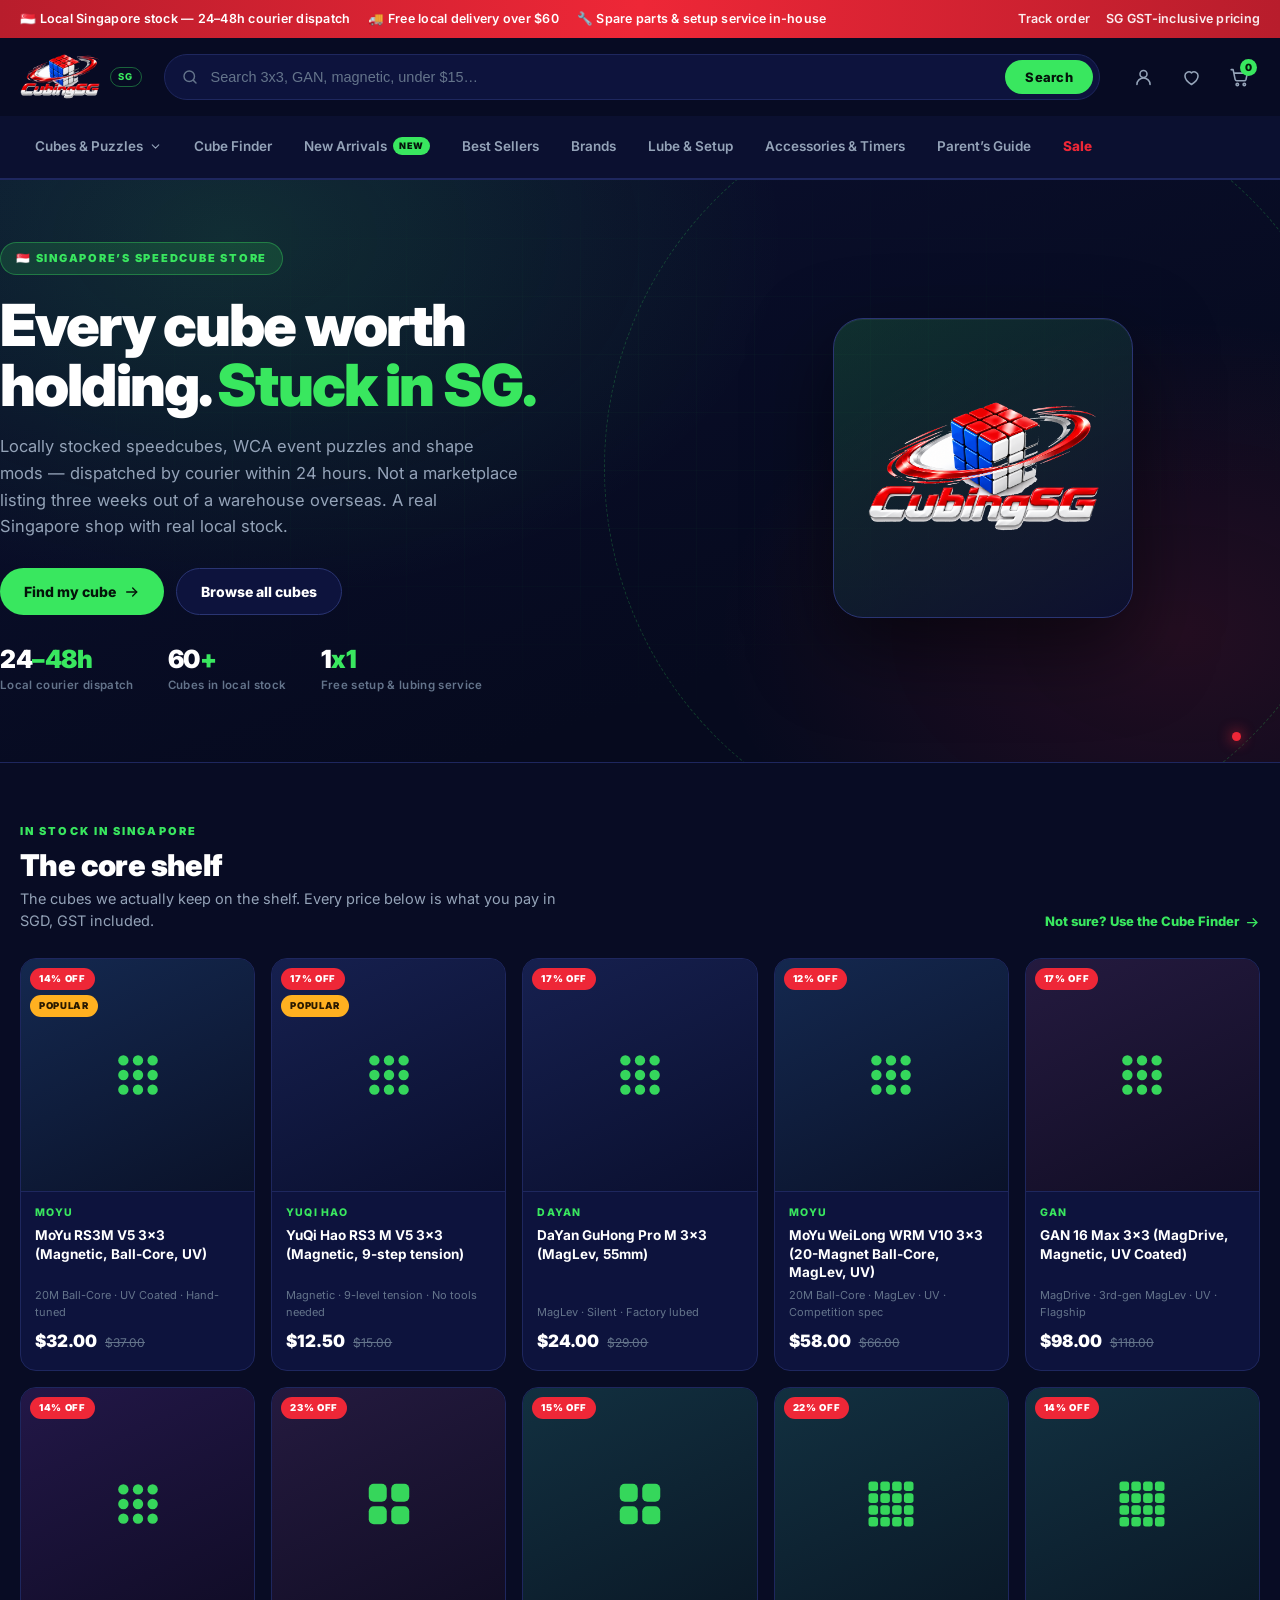
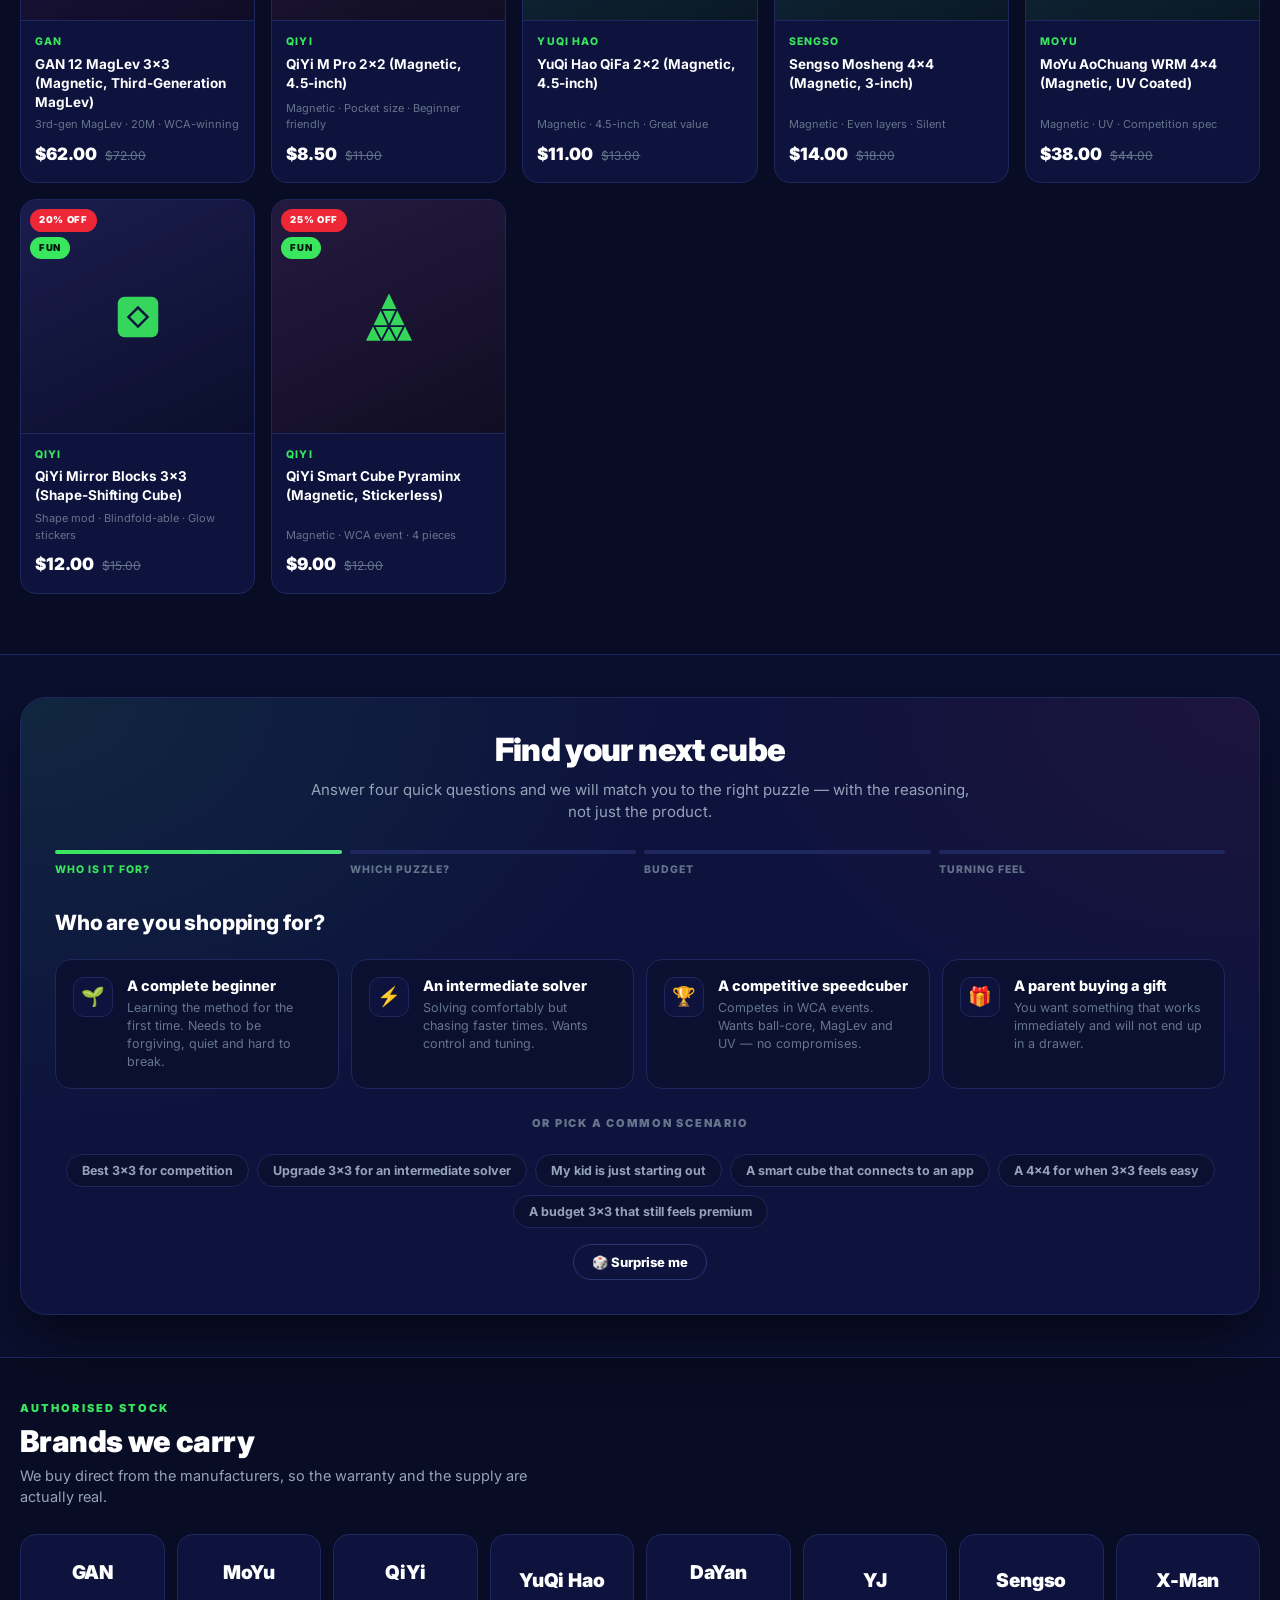
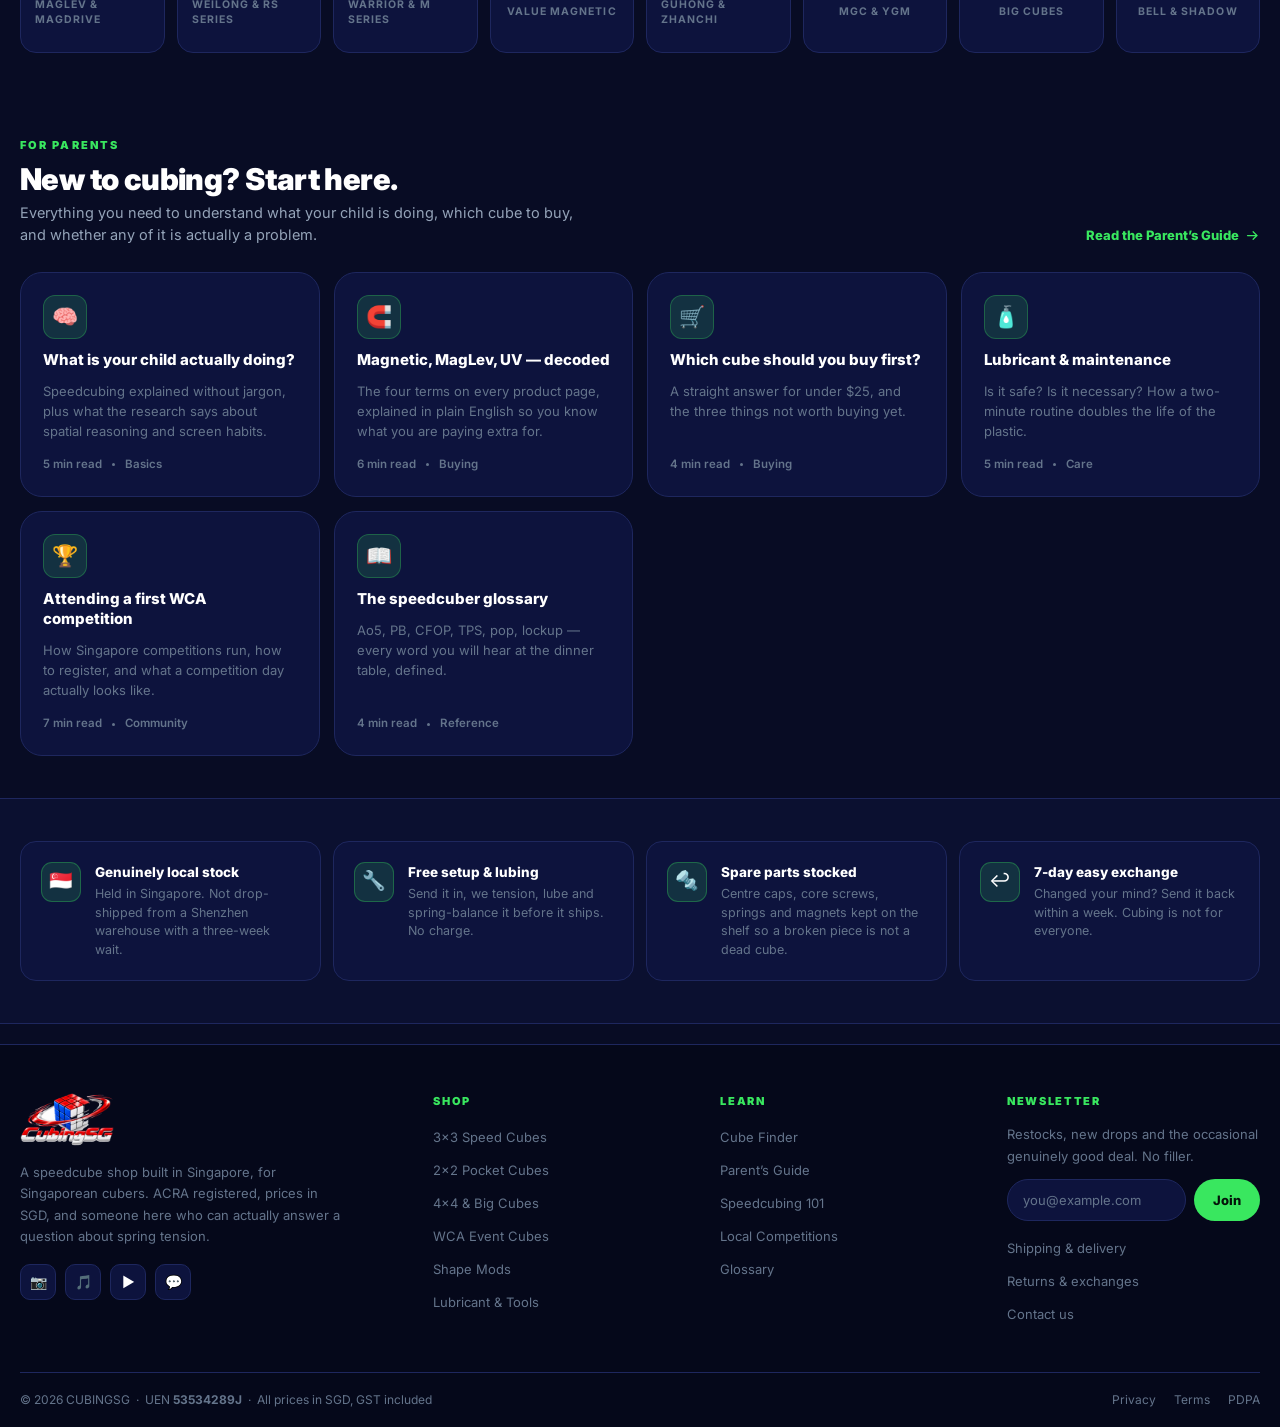
<file: CubingSG/storefront/index.html>
<!DOCTYPE html>
<html lang="en-SG">
<head>
<meta charset="utf-8">
<meta name="viewport" content="width=device-width, initial-scale=1">
<title>CUBINGSG — Speed Cubes &amp; Puzzles, Delivered Next-Day in Singapore</title>
<meta name="description" content="Singapore's speedcube store. Magnetic 3x3, 2x2, 4x4, Pyraminx, Megaminx, Skewb, Square-1 and shape mods, stocked locally in Singapore with next-day courier dispatch.">
<meta property="og:title" content="CUBINGSG — Singapore's Speedcube Store">
<meta property="og:description" content="Locally stocked speedcubes, next-day Singapore courier dispatch. Find your cube in 4 questions.">
<meta property="og:image" content="assets/og-image.png">
<link rel="icon" href="assets/logo-nav.png">
<link rel="preconnect" href="https://fonts.googleapis.com">
<link rel="preconnect" href="https://fonts.gstatic.com" crossorigin>
<link href="https://fonts.googleapis.com/css2?family=Inter:wght@400;600;700;800;900&display=swap" rel="stylesheet">
<link rel="stylesheet" href="css/core.css">
<link rel="stylesheet" href="css/catalog.css">
<link rel="stylesheet" href="css/cubefinder.css">
<link rel="stylesheet" href="css/parents.css">
</head>
<body>

<!-- ======================================================= TICKER -->
<div class="ticker">
  <div class="wrap">
    <div class="ticker__msg">
      <span>🇸🇬 Local Singapore stock — 24–48h courier dispatch</span>
      <span>🚚 Free local delivery over $60</span>
      <span>🔧 Spare parts &amp; setup service in-house</span>
    </div>
    <div class="ticker__links">
      <a href="#">Track order</a>
      <a href="#">SG GST-inclusive pricing</a>
    </div>
  </div>
</div>

<!-- ======================================================= HEADER -->
<header class="header">
  <div class="wrap header__inner">

    <a class="brand" href="index.html" aria-label="CubingSG home">
      <img src="assets/logo-nav.png" alt="CubingSG">
      <span class="brand__tag">SG</span>
    </a>

    <div class="search">
      <form class="search__form" role="search" data-search-form>
        <svg width="18" height="18" style="color:var(--tx-3);flex-shrink:0" aria-hidden="true"><use href="#u-search"/></svg>
        <input type="search" placeholder="Search 3x3, GAN, magnetic, under $15…" aria-label="Search products" data-search-input autocomplete="off">
        <button class="search__go" type="submit">Search</button>
      </form>
      <div class="search__panel" data-search-panel role="listbox" aria-label="Search suggestions"></div>
    </div>

    <div class="header__actions">
      <a class="icon-btn" href="#" aria-label="Account"><svg width="21" height="21" aria-hidden="true"><use href="#u-user"/></svg></a>
      <a class="icon-btn" href="#" aria-label="Wishlist"><svg width="21" height="21" aria-hidden="true"><use href="#u-heart"/></svg></a>
      <a class="icon-btn" href="#" aria-label="Cart">
        <svg width="21" height="21" aria-hidden="true"><use href="#u-cart"/></svg>
        <span class="icon-btn__count" data-cart-count>0</span>
      </a>
    </div>

  </div>

  <!-- =================================================== NAV + MEGA MENU -->
  <nav class="nav" aria-label="Primary">
    <div class="wrap nav__inner">
      <div class="nav__item">
        <a class="nav__link" href="#" data-mega-trigger="puzzles" aria-expanded="false" aria-haspopup="true">
          Cubes &amp; Puzzles <svg class="caret" width="13" height="13" aria-hidden="true"><use href="#u-chev"/></svg>
        </a>
      </div>
      <div class="nav__item"><a class="nav__link" href="cube-finder.html">Cube Finder</a></div>
      <div class="nav__item"><a class="nav__link" href="#product-grid">New Arrivals <span class="badge-new">NEW</span></a></div>
      <div class="nav__item"><a class="nav__link" href="#product-grid">Best Sellers</a></div>
      <div class="nav__item"><a class="nav__link" href="#brands">Brands</a></div>
      <div class="nav__item"><a class="nav__link" href="#product-grid">Lube &amp; Setup</a></div>
      <div class="nav__item"><a class="nav__link" href="#product-grid">Accessories &amp; Timers</a></div>
      <div class="nav__item"><a class="nav__link" href="parents-guide.html">Parent&rsquo;s Guide</a></div>
      <div class="nav__item"><a class="nav__link nav__link--sale" href="#product-grid">Sale</a></div>
    </div>

    <!-- ============ DAILYPUZZLES-STYLE HORIZONTAL MEGA MENU ============ -->
    <div class="mega" data-mega="puzzles" role="region" aria-label="Cube category menu">
      <div class="mega__inner">
        <div class="wrap">
          <div class="mega__head">
            <span class="mega__title">Shop by Puzzle Type</span>
            <span class="mega__hint">WCA event cubes and everything in between · SGD pricing, GST included</span>
          </div>

          <div class="mega__layout">

            <!-- 3x3 event tile grid -->
            <div class="tiles">
              <a class="tile" href="#product-grid">
                <span class="tile__icon"><svg aria-hidden="true"><use href="#i-all"/></svg></span>
                <span class="tile__pill">All Puzzles</span>
              </a>
              <a class="tile" href="#product-grid">
                <span class="tile__icon"><svg aria-hidden="true"><use href="#i-2x2"/></svg></span>
                <span class="tile__pill">2x2</span>
              </a>
              <a class="tile" href="#product-grid">
                <span class="tile__icon"><svg aria-hidden="true"><use href="#i-3x3"/></svg></span>
                <span class="tile__pill">3x3</span>
              </a>
              <a class="tile" href="#product-grid">
                <span class="tile__icon"><svg aria-hidden="true"><use href="#i-4x4"/></svg></span>
                <span class="tile__pill">4x4</span>
              </a>
              <a class="tile" href="#product-grid">
                <span class="tile__icon"><svg aria-hidden="true"><use href="#i-pyraminx"/></svg></span>
                <span class="tile__pill">Pyraminx</span>
              </a>
              <a class="tile" href="#product-grid">
                <span class="tile__icon"><svg aria-hidden="true"><use href="#i-skewb"/></svg></span>
                <span class="tile__pill">Skewb</span>
              </a>
              <a class="tile" href="#product-grid">
                <span class="tile__icon"><svg aria-hidden="true"><use href="#i-megaminx"/></svg></span>
                <span class="tile__pill">Megaminx</span>
              </a>
              <a class="tile" href="#product-grid">
                <span class="tile__icon"><svg aria-hidden="true"><use href="#i-square1"/></svg></span>
                <span class="tile__pill">Square-1</span>
              </a>
              <a class="tile" href="#product-grid">
                <span class="tile__icon"><svg aria-hidden="true"><use href="#i-clock"/></svg></span>
                <span class="tile__pill">Clock</span>
              </a>
            </div>

            <!-- 2x2 feature cards -->
            <div class="feats">
              <a class="feat" href="#product-grid">
                <span class="feat__label">All Products</span>
                <span class="feat__art"><svg aria-hidden="true"><use href="#f-all"/></svg></span>
                <span class="feat__go">GO <span aria-hidden="true">▶▶▶</span></span>
                <svg class="feat__wm" aria-hidden="true"><use href="#wm-cube"/></svg>
              </a>
              <a class="feat" href="#product-grid">
                <span class="feat__label">Best Sellers</span>
                <span class="feat__art"><svg aria-hidden="true"><use href="#f-best"/></svg></span>
                <span class="feat__go">GO <span aria-hidden="true">▶▶▶</span></span>
                <svg class="feat__wm" aria-hidden="true"><use href="#wm-cube"/></svg>
              </a>
              <a class="feat" href="#product-grid">
                <span class="feat__label">New!</span>
                <span class="feat__art"><svg aria-hidden="true"><use href="#f-new"/></svg></span>
                <span class="feat__go">GO <span aria-hidden="true">▶▶▶</span></span>
                <svg class="feat__wm" aria-hidden="true"><use href="#wm-cube"/></svg>
              </a>
              <a class="feat" href="#product-grid">
                <span class="feat__label">Accessories &amp; Lifestyle</span>
                <span class="feat__art"><svg aria-hidden="true"><use href="#f-acc"/></svg></span>
                <span class="feat__go">GO <span aria-hidden="true">▶▶▶</span></span>
                <svg class="feat__wm" aria-hidden="true"><use href="#wm-cube"/></svg>
              </a>
            </div>

          </div>
        </div>
      </div>
    </div>
  </nav>
</header>

<!-- ======================================================= HERO -->
<section class="hero">
  <div class="hero__bg"></div>
  <div class="hero__grid-lines"></div>
  <div class="wrap hero__inner">
    <div>
      <span class="hero__eyebrow">🇸🇬 Singapore&rsquo;s speedcube store</span>
      <h1>Every cube worth<br>holding. <em>Stuck in SG.</em></h1>
      <p class="hero__sub">
        Locally stocked speedcubes, WCA event puzzles and shape mods — dispatched
        by courier within 24 hours. Not a marketplace listing three weeks out of a
        warehouse overseas. A real Singapore shop with real local stock.
      </p>
      <div class="hero__cta">
        <a class="btn btn--primary" href="#finder">Find my cube <svg width="16" height="16" aria-hidden="true"><use href="#u-arrow"/></svg></a>
        <a class="btn btn--ghost" href="#product-grid">Browse all cubes</a>
      </div>
      <div class="hero__stats">
        <div class="stat">
          <div class="stat__num">24<span>–48h</span></div>
          <div class="stat__lbl">Local courier dispatch</div>
        </div>
        <div class="stat">
          <div class="stat__num">60<span>+</span></div>
          <div class="stat__lbl">Cubes in local stock</div>
        </div>
        <div class="stat">
          <div class="stat__num">1<span>x1</span></div>
          <div class="stat__lbl">Free setup &amp; lubing service</div>
        </div>
      </div>
    </div>
    <div class="hero__art">
      <div class="hero__orbit"></div>
      <div class="hero__cube"><img src="assets/logo-full.png" alt="CubingSG speedcube"></div>
    </div>
  </div>
</section>

<!-- ======================================================= PRODUCT GRID -->
<section class="section" id="product-grid">
  <div class="wrap">
    <div class="sec-head">
      <div>
        <div class="sec-head__eyebrow">In stock in Singapore</div>
        <h2>The core shelf</h2>
        <p>The cubes we actually keep on the shelf. Every price below is what you pay in SGD, GST included.</p>
      </div>
      <a class="sec-head__link" href="cube-finder.html">Not sure? Use the Cube Finder <svg width="15" height="15" aria-hidden="true"><use href="#u-arrow"/></svg></a>
    </div>
    <div class="prod-grid" data-product-grid data-limit="12"></div>
  </div>
</section>

<!-- ======================================================= CUBE FINDER -->
<section class="section section--tight" id="finder" style="background:var(--bg-2);border-block:1px solid var(--line)">
  <div class="wrap">
    <div class="finder" data-cube-finder></div>
  </div>
</section>

<!-- ======================================================= BRANDS -->
<section class="section section--tight" id="brands">
  <div class="wrap">
    <div class="sec-head">
      <div>
        <div class="sec-head__eyebrow">Authorised stock</div>
        <h2>Brands we carry</h2>
        <p>We buy direct from the manufacturers, so the warranty and the supply are actually real.</p>
      </div>
    </div>
    <div class="brand-strip">
      <a class="brand-card" href="#product-grid"><span class="brand-card__logo">GAN</span><span class="brand-card__lbl">MagLev &amp; MagDrive</span></a>
      <a class="brand-card" href="#product-grid"><span class="brand-card__logo">MoYu</span><span class="brand-card__lbl">WeiLong &amp; RS series</span></a>
      <a class="brand-card" href="#product-grid"><span class="brand-card__logo">QiYi</span><span class="brand-card__lbl">Warrior &amp; M series</span></a>
      <a class="brand-card" href="#product-grid"><span class="brand-card__logo">YuQi Hao</span><span class="brand-card__lbl">Value magnetic</span></a>
      <a class="brand-card" href="#product-grid"><span class="brand-card__logo">DaYan</span><span class="brand-card__lbl">GuHong &amp; Zhanchi</span></a>
      <a class="brand-card" href="#product-grid"><span class="brand-card__logo">YJ</span><span class="brand-card__lbl">MGC &amp; YGM</span></a>
      <a class="brand-card" href="#product-grid"><span class="brand-card__logo">Sengso</span><span class="brand-card__lbl">Big cubes</span></a>
      <a class="brand-card" href="#product-grid"><span class="brand-card__logo">X-Man</span><span class="brand-card__lbl">Bell &amp; Shadow</span></a>
    </div>
  </div>
</section>

<!-- ======================================================= PARENT'S GUIDE -->
<section class="section section--tight">
  <div class="wrap">
    <div class="sec-head">
      <div>
        <div class="sec-head__eyebrow">For parents</div>
        <h2>New to cubing? Start here.</h2>
        <p>Everything you need to understand what your child is doing, which cube to buy, and whether any of it is actually a problem.</p>
      </div>
      <a class="sec-head__link" href="parents-guide.html">Read the Parent&rsquo;s Guide <svg width="15" height="15" aria-hidden="true"><use href="#u-arrow"/></svg></a>
    </div>
    <div class="guide-grid">
      <a class="guide-card" href="parents-guide.html#s101">
        <span class="guide-card__ico">🧠</span>
        <span class="guide-card__t">What is your child actually doing?</span>
        <span class="guide-card__d">Speedcubing explained without jargon, plus what the research says about spatial reasoning and screen habits.</span>
        <span class="guide-card__meta">5 min read <span class="dot"></span> Basics</span>
      </a>
      <a class="guide-card" href="parents-guide.html#tech">
        <span class="guide-card__ico">🧲</span>
        <span class="guide-card__t">Magnetic, MagLev, UV — decoded</span>
        <span class="guide-card__d">The four terms on every product page, explained in plain English so you know what you are paying extra for.</span>
        <span class="guide-card__meta">6 min read <span class="dot"></span> Buying</span>
      </a>
      <a class="guide-card" href="parents-guide.html#first-cube">
        <span class="guide-card__ico">🛒</span>
        <span class="guide-card__t">Which cube should you buy first?</span>
        <span class="guide-card__d">A straight answer for under $25, and the three things not worth buying yet.</span>
        <span class="guide-card__meta">4 min read <span class="dot"></span> Buying</span>
      </a>
      <a class="guide-card" href="parents-guide.html#maintenance">
        <span class="guide-card__ico">🧴</span>
        <span class="guide-card__t">Lubricant &amp; maintenance</span>
        <span class="guide-card__d">Is it safe? Is it necessary? How a two-minute routine doubles the life of the plastic.</span>
        <span class="guide-card__meta">5 min read <span class="dot"></span> Care</span>
      </a>
      <a class="guide-card" href="parents-guide.html#competitions">
        <span class="guide-card__ico">🏆</span>
        <span class="guide-card__t">Attending a first WCA competition</span>
        <span class="guide-card__d">How Singapore competitions run, how to register, and what a competition day actually looks like.</span>
        <span class="guide-card__meta">7 min read <span class="dot"></span> Community</span>
      </a>
      <a class="guide-card" href="parents-guide.html#glossary">
        <span class="guide-card__ico">📖</span>
        <span class="guide-card__t">The speedcuber glossary</span>
        <span class="guide-card__d">Ao5, PB, CFOP, TPS, pop, lockup — every word you will hear at the dinner table, defined.</span>
        <span class="guide-card__meta">4 min read <span class="dot"></span> Reference</span>
      </a>
    </div>
  </div>
</section>

<!-- ======================================================= TRUST -->
<section class="section section--tight" style="background:var(--bg-2);border-block:1px solid var(--line)">
  <div class="wrap">
    <div class="trust">
      <div class="trust__item"><span class="trust__ico">🇸🇬</span><div><div class="trust__t">Genuinely local stock</div><div class="trust__d">Held in Singapore. Not drop-shipped from a Shenzhen warehouse with a three-week wait.</div></div></div>
      <div class="trust__item"><span class="trust__ico">🔧</span><div><div class="trust__t">Free setup &amp; lubing</div><div class="trust__d">Send it in, we tension, lube and spring-balance it before it ships. No charge.</div></div></div>
      <div class="trust__item"><span class="trust__ico">🔩</span><div><div class="trust__t">Spare parts stocked</div><div class="trust__d">Centre caps, core screws, springs and magnets kept on the shelf so a broken piece is not a dead cube.</div></div></div>
      <div class="trust__item"><span class="trust__ico">↩️</span><div><div class="trust__t">7-day easy exchange</div><div class="trust__d">Changed your mind? Send it back within a week. Cubing is not for everyone.</div></div></div>
    </div>
  </div>
</section>

<!-- ======================================================= FOOTER -->
<footer class="footer">
  <div class="wrap">
    <div class="footer__grid">

      <div class="footer__brand">
        <img src="assets/logo-nav.png" alt="CubingSG">
        <p class="footer__about">
          A speedcube shop built in Singapore, for Singaporean cubers.
          ACRA registered, prices in SGD, and someone here who can actually
          answer a question about spring tension.
        </p>
        <div class="footer__social">
          <a href="#" aria-label="Instagram">📷</a>
          <a href="#" aria-label="TikTok">🎵</a>
          <a href="#" aria-label="YouTube">▶️</a>
          <a href="#" aria-label="WhatsApp">💬</a>
        </div>
      </div>

      <div class="footer__col">
        <h4>Shop</h4>
        <ul>
          <li><a href="#product-grid">3x3 Speed Cubes</a></li>
          <li><a href="#product-grid">2x2 Pocket Cubes</a></li>
          <li><a href="#product-grid">4x4 &amp; Big Cubes</a></li>
          <li><a href="#product-grid">WCA Event Cubes</a></li>
          <li><a href="#product-grid">Shape Mods</a></li>
          <li><a href="#product-grid">Lubricant &amp; Tools</a></li>
        </ul>
      </div>

      <div class="footer__col">
        <h4>Learn</h4>
        <ul>
          <li><a href="cube-finder.html">Cube Finder</a></li>
          <li><a href="parents-guide.html">Parent&rsquo;s Guide</a></li>
          <li><a href="parents-guide.html#s101">Speedcubing 101</a></li>
          <li><a href="parents-guide.html#competitions">Local Competitions</a></li>
          <li><a href="parents-guide.html#glossary">Glossary</a></li>
        </ul>
      </div>

      <div class="footer__col">
        <h4>Newsletter</h4>
        <p class="footer__about" style="margin-bottom:12px">Restocks, new drops and the occasional genuinely good deal. No filler.</p>
        <form class="newsletter" onsubmit="event.preventDefault();this.querySelector('button').textContent='Subscribed ✓';">
          <input type="email" placeholder="you@example.com" aria-label="Email address" required>
          <button type="submit">Join</button>
        </form>
        <ul>
          <li><a href="#">Shipping &amp; delivery</a></li>
          <li><a href="#">Returns &amp; exchanges</a></li>
          <li><a href="#">Contact us</a></li>
        </ul>
      </div>

    </div>

    <div class="footer__bar">
      <span>© 2026 CUBINGSG &nbsp;·&nbsp; UEN <strong>53534289J</strong> &nbsp;·&nbsp; All prices in SGD, GST included</span>
      <div class="footer__legal">
        <a href="#">Privacy</a><a href="#">Terms</a><a href="#">PDPA</a>
      </div>
    </div>
  </div>
</footer>

<script src="js/icons.js"></script>
<script src="js/data.js"></script>
<script src="js/site.js"></script>
<script src="js/cubefinder.js"></script>
</body>
</html>
</file>
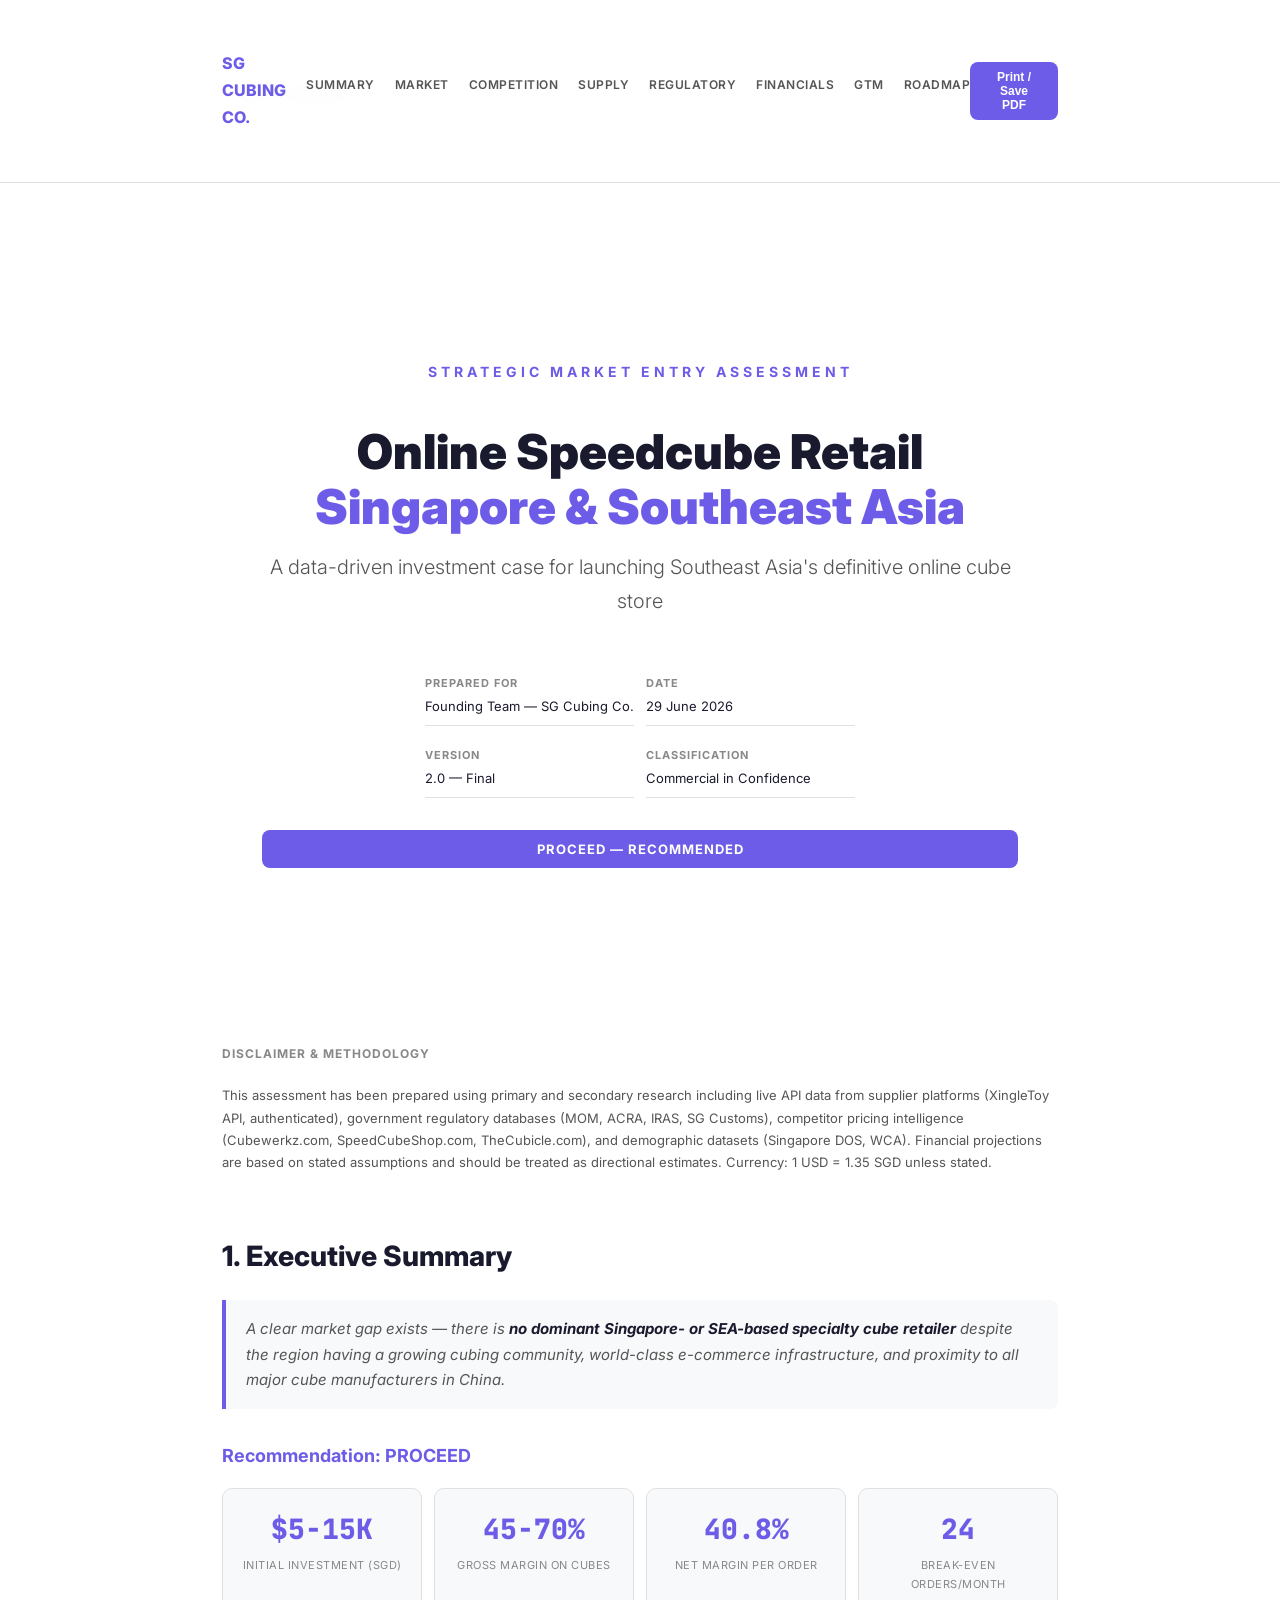
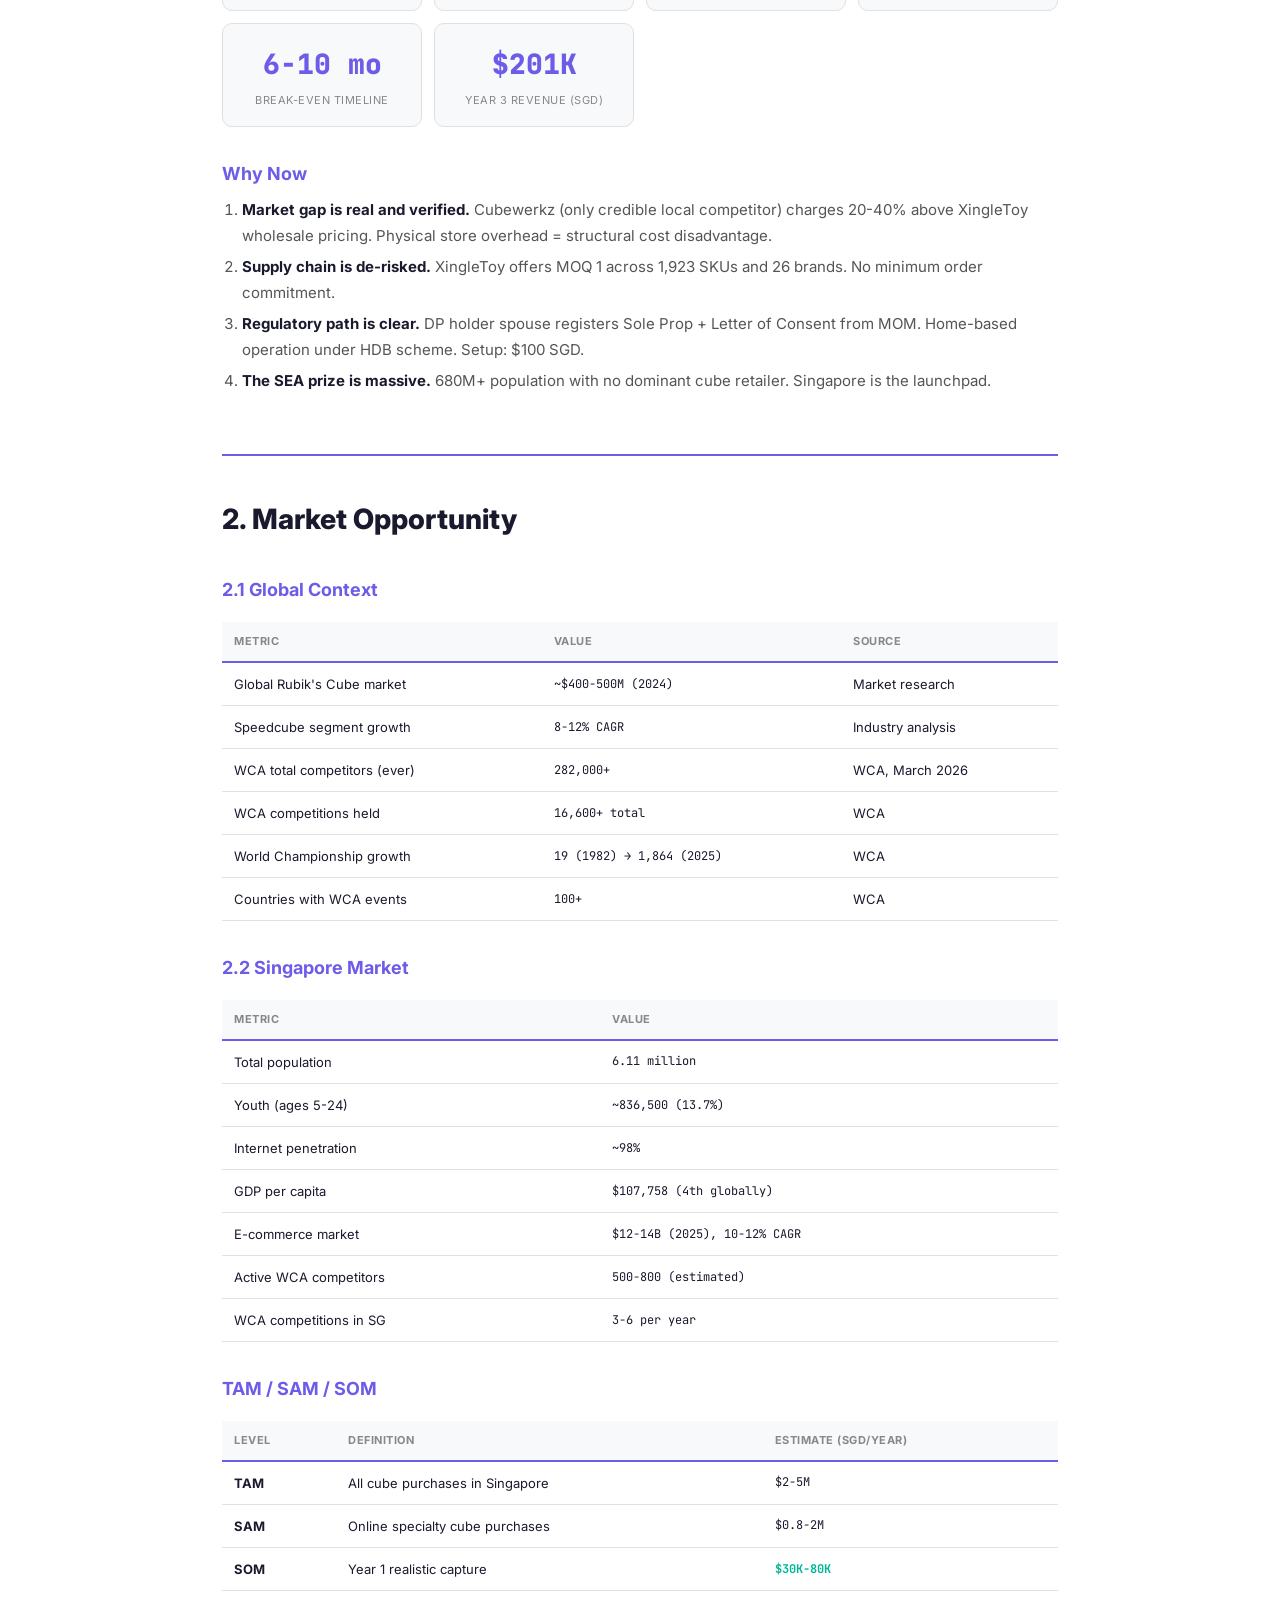
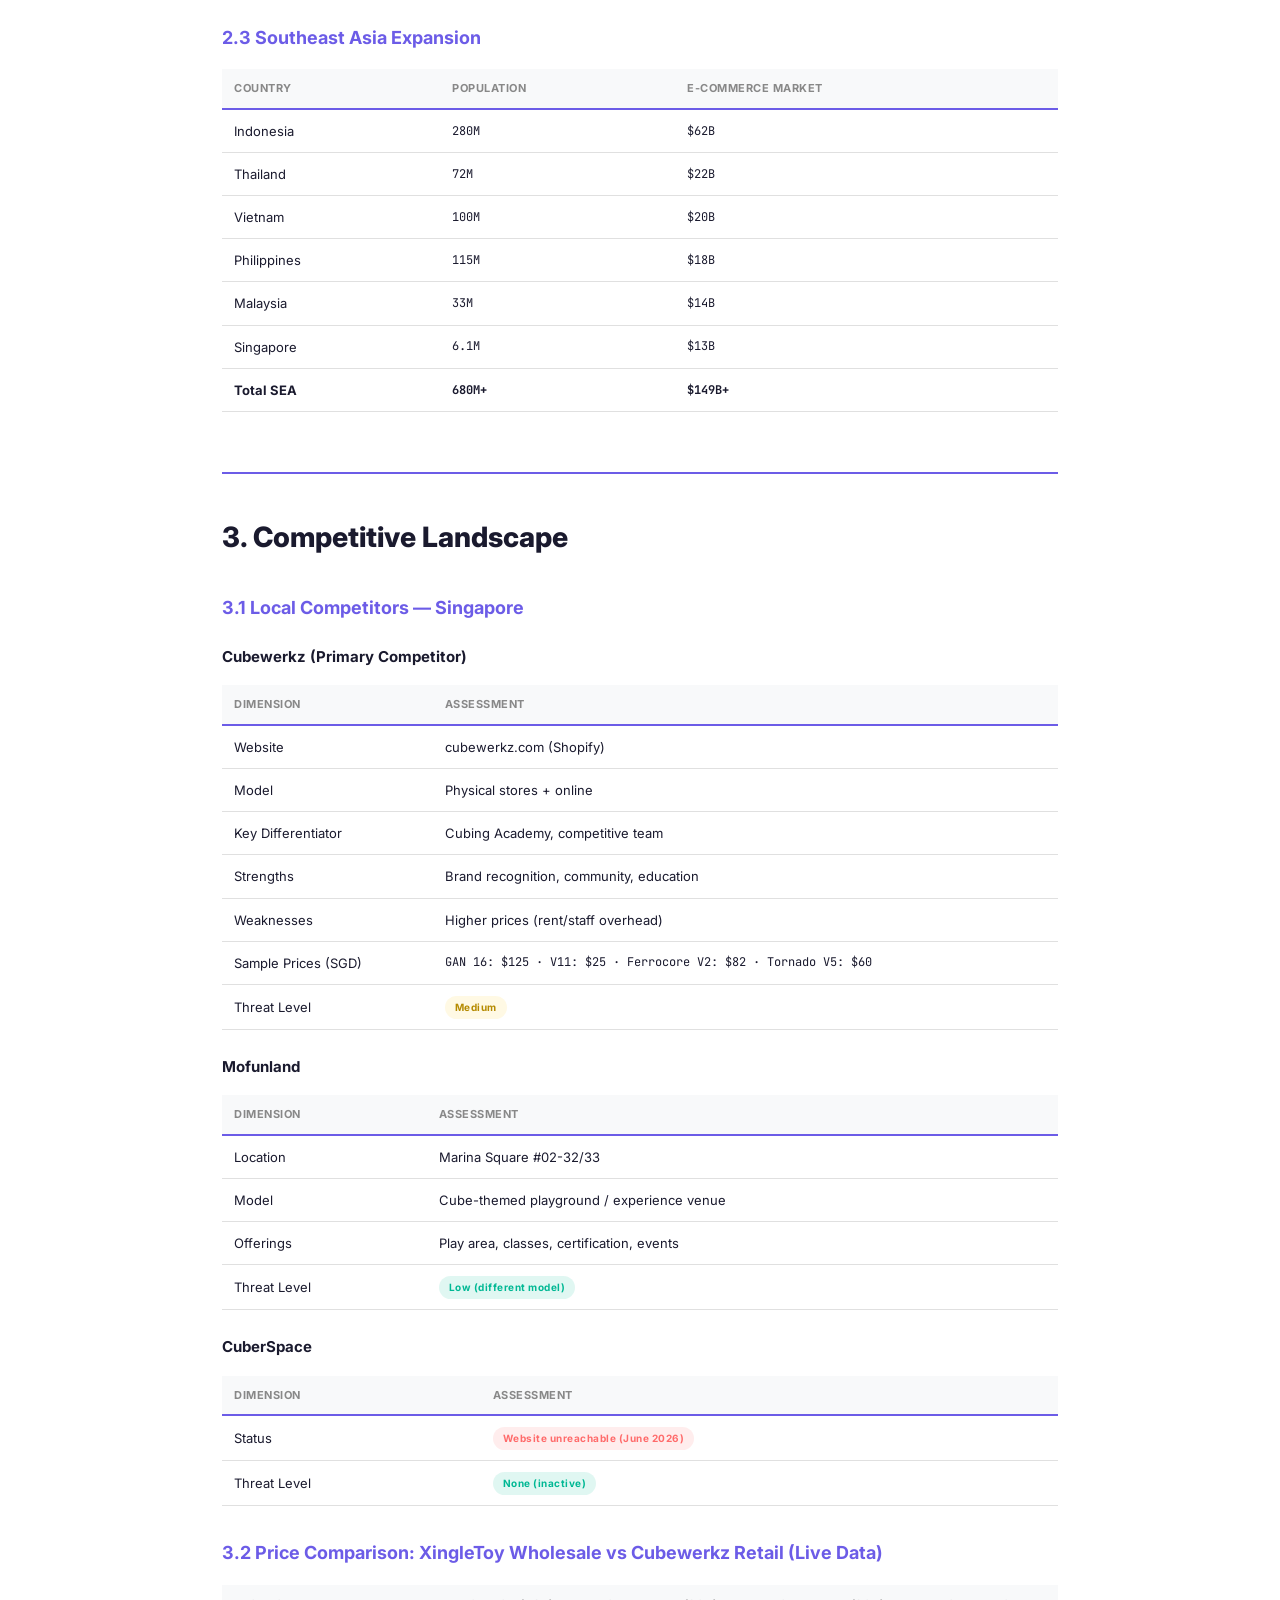
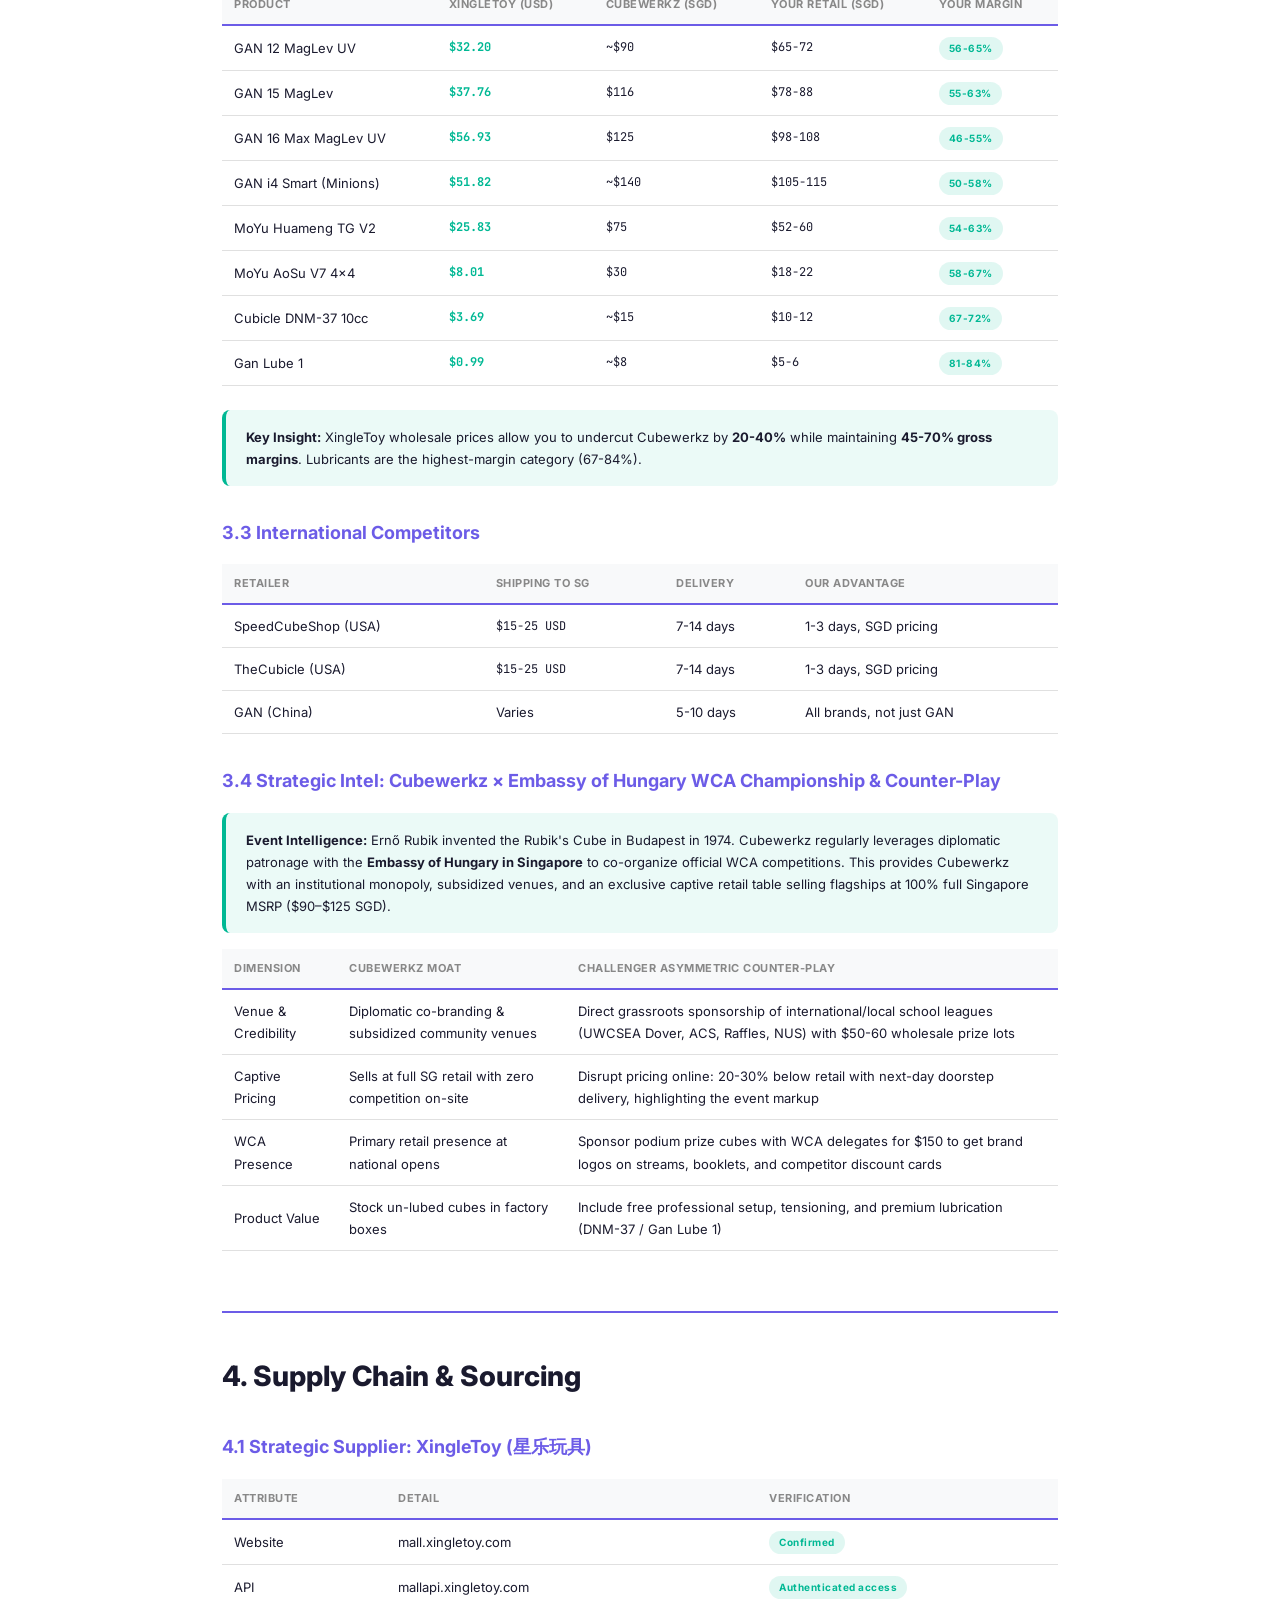
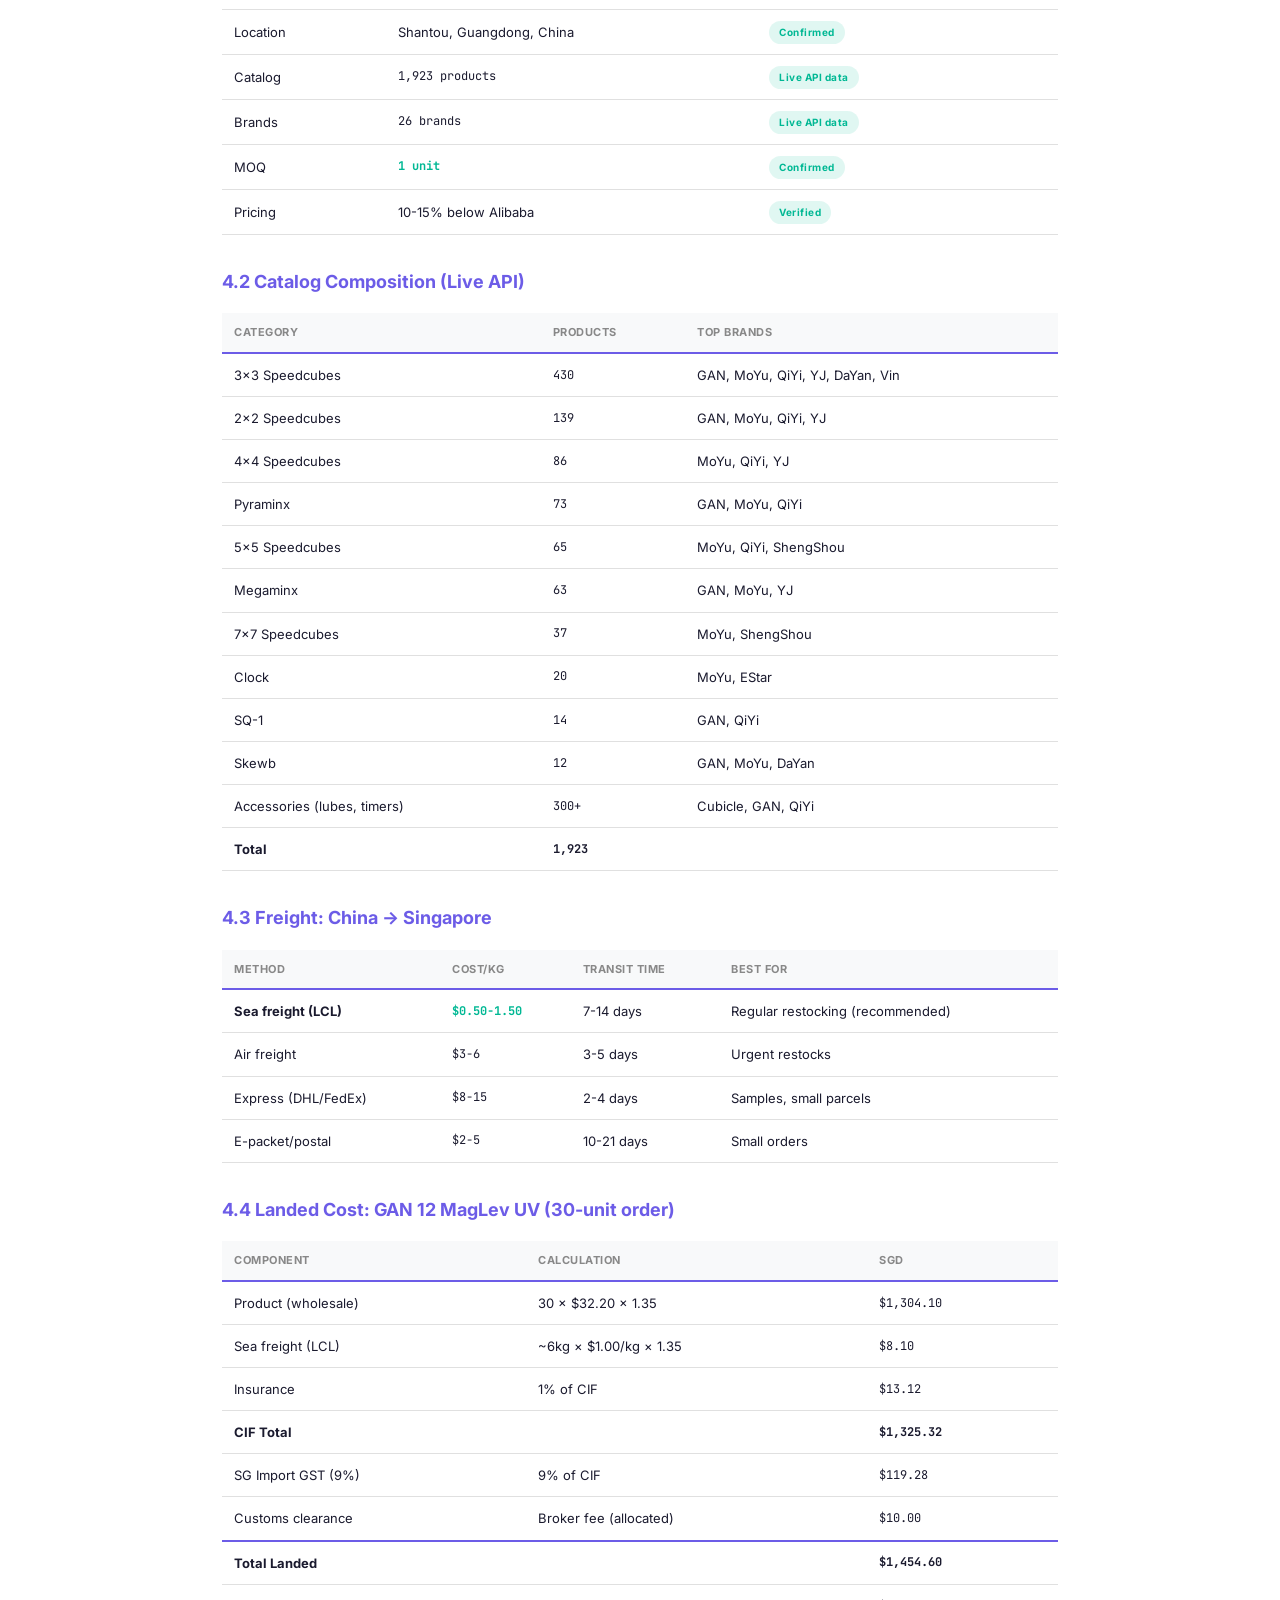
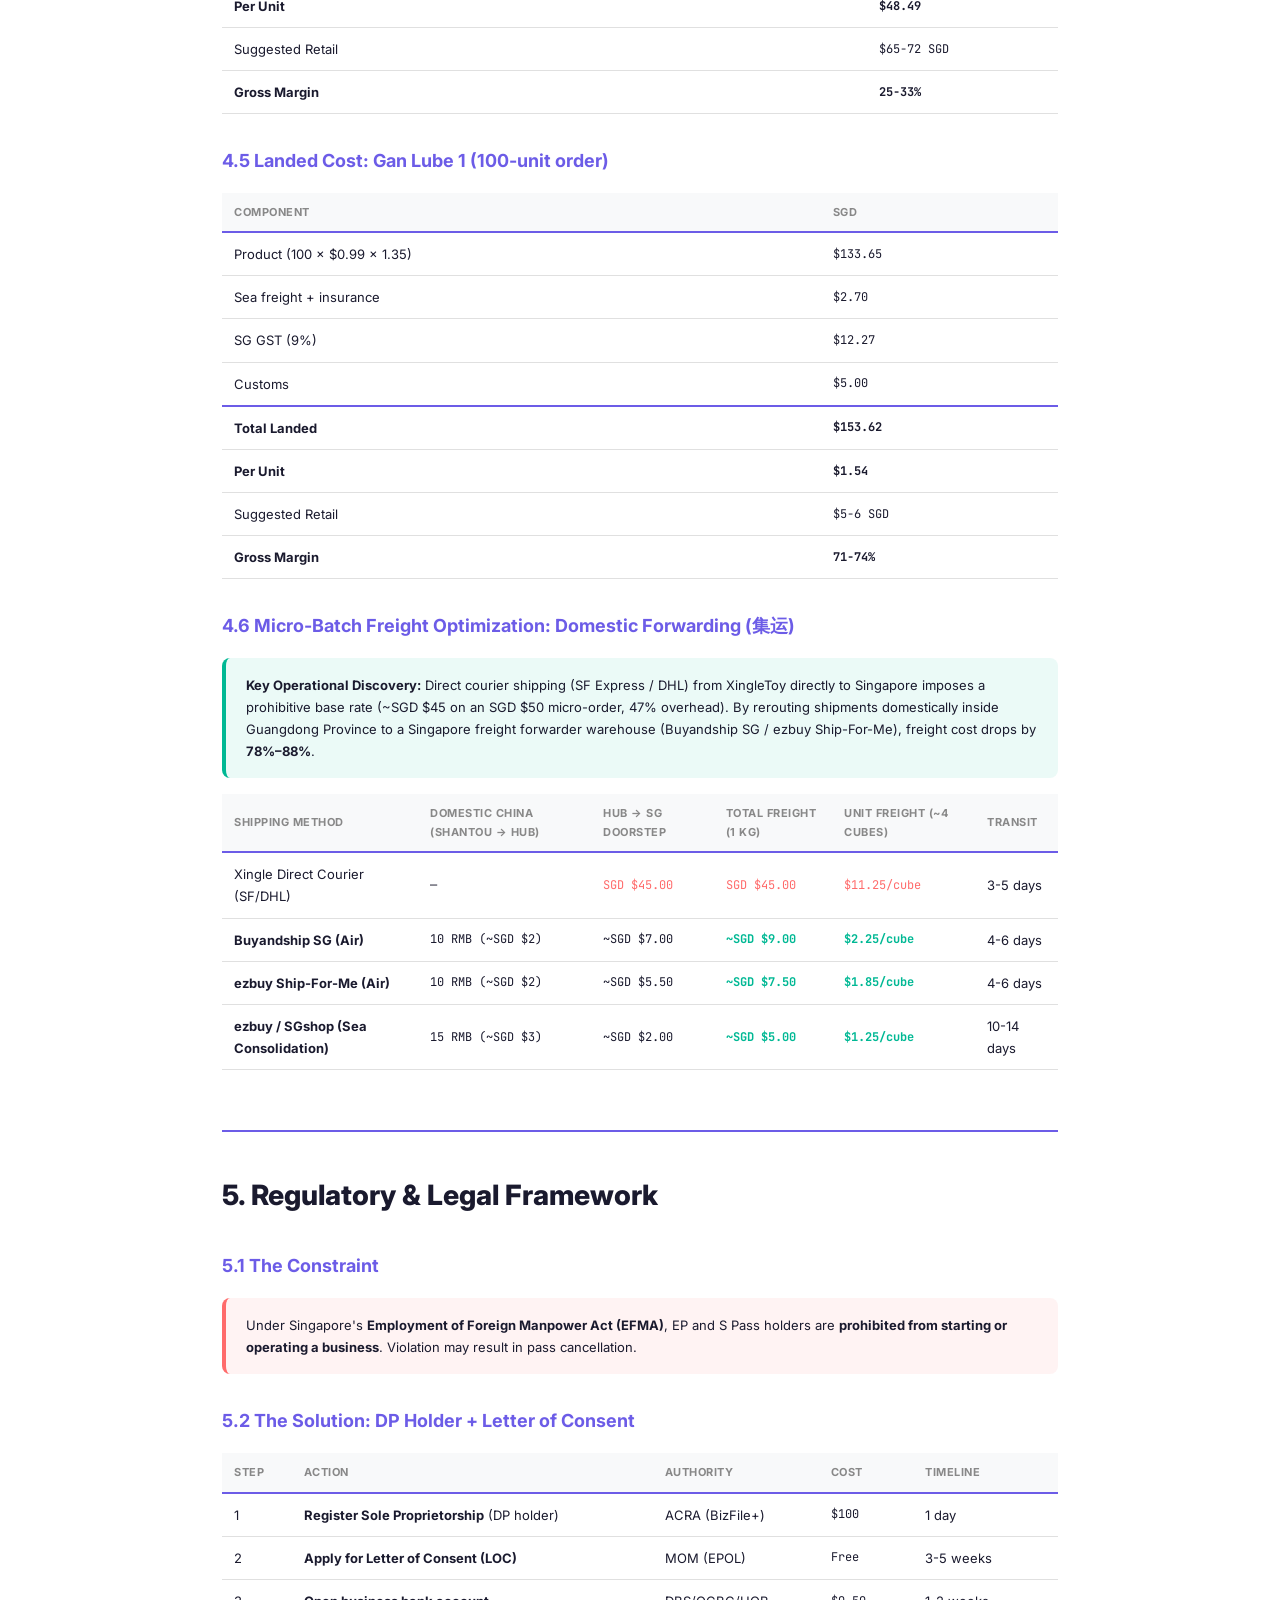
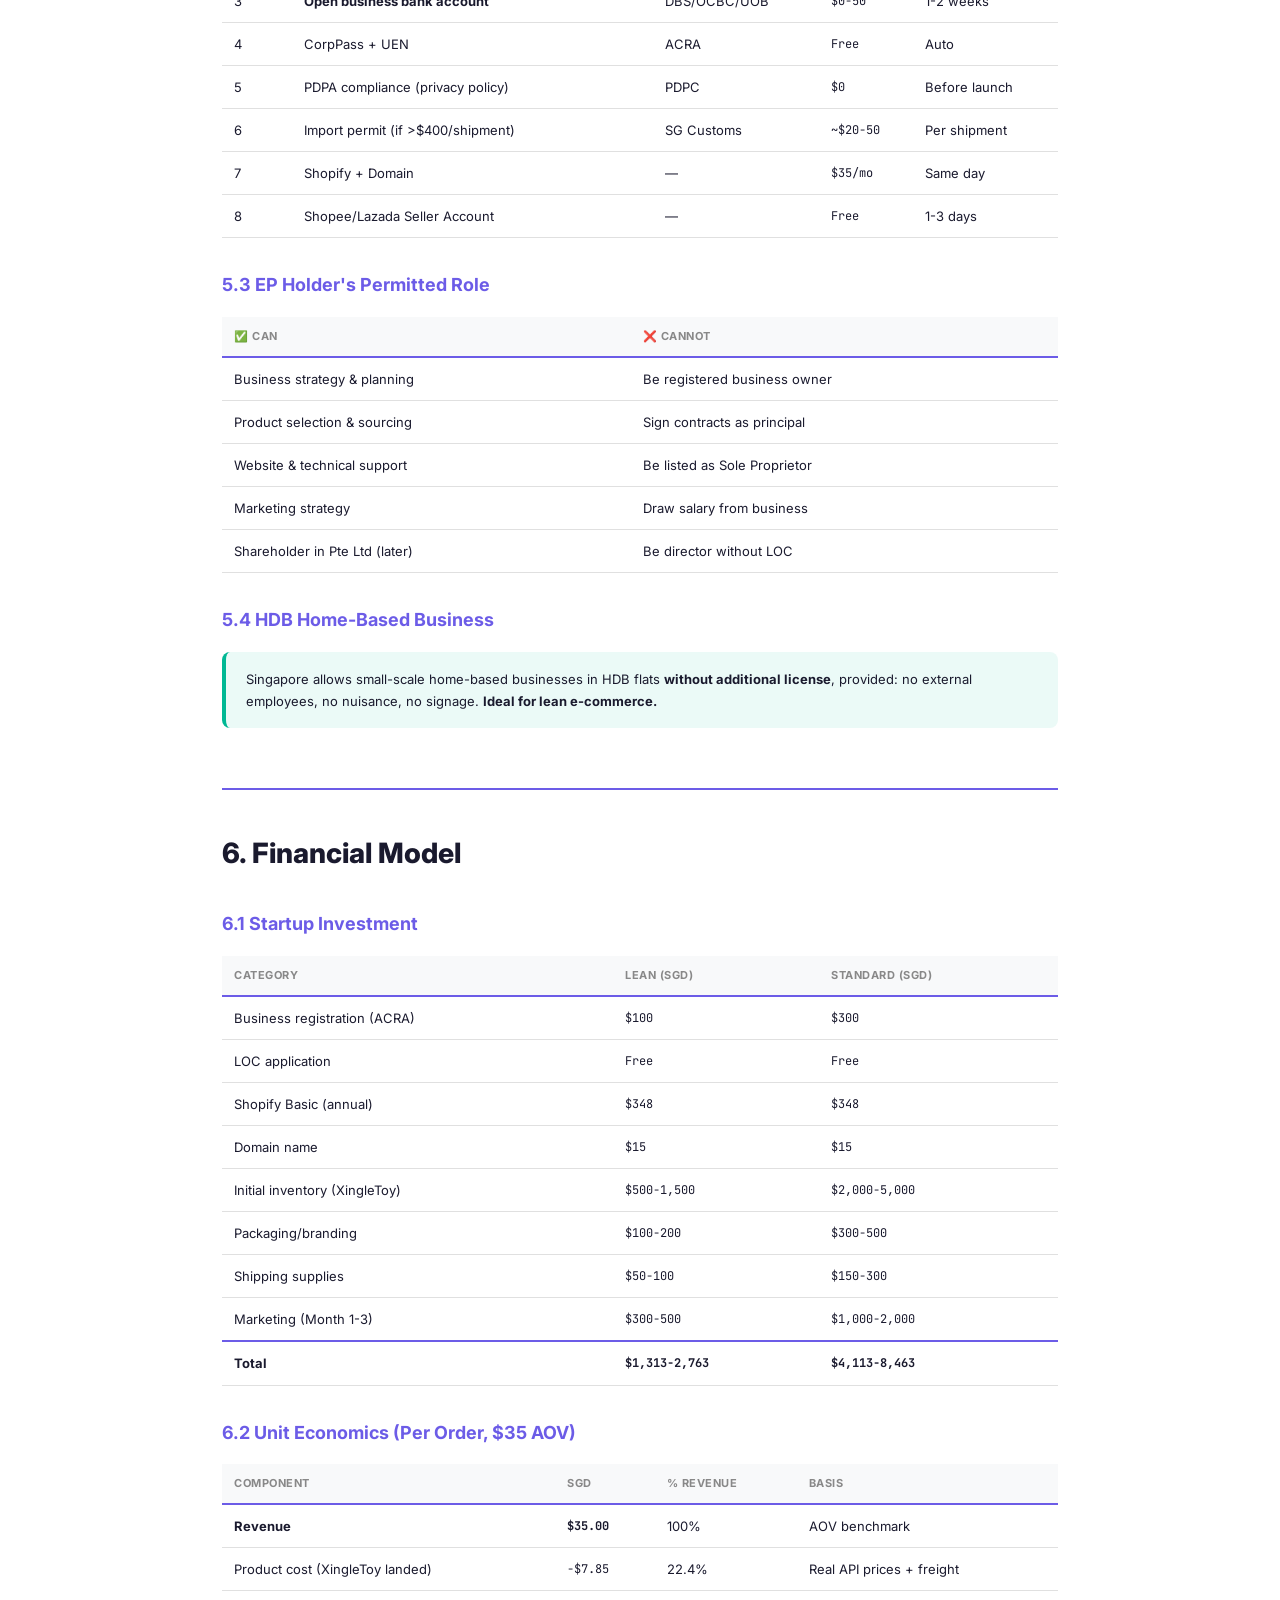
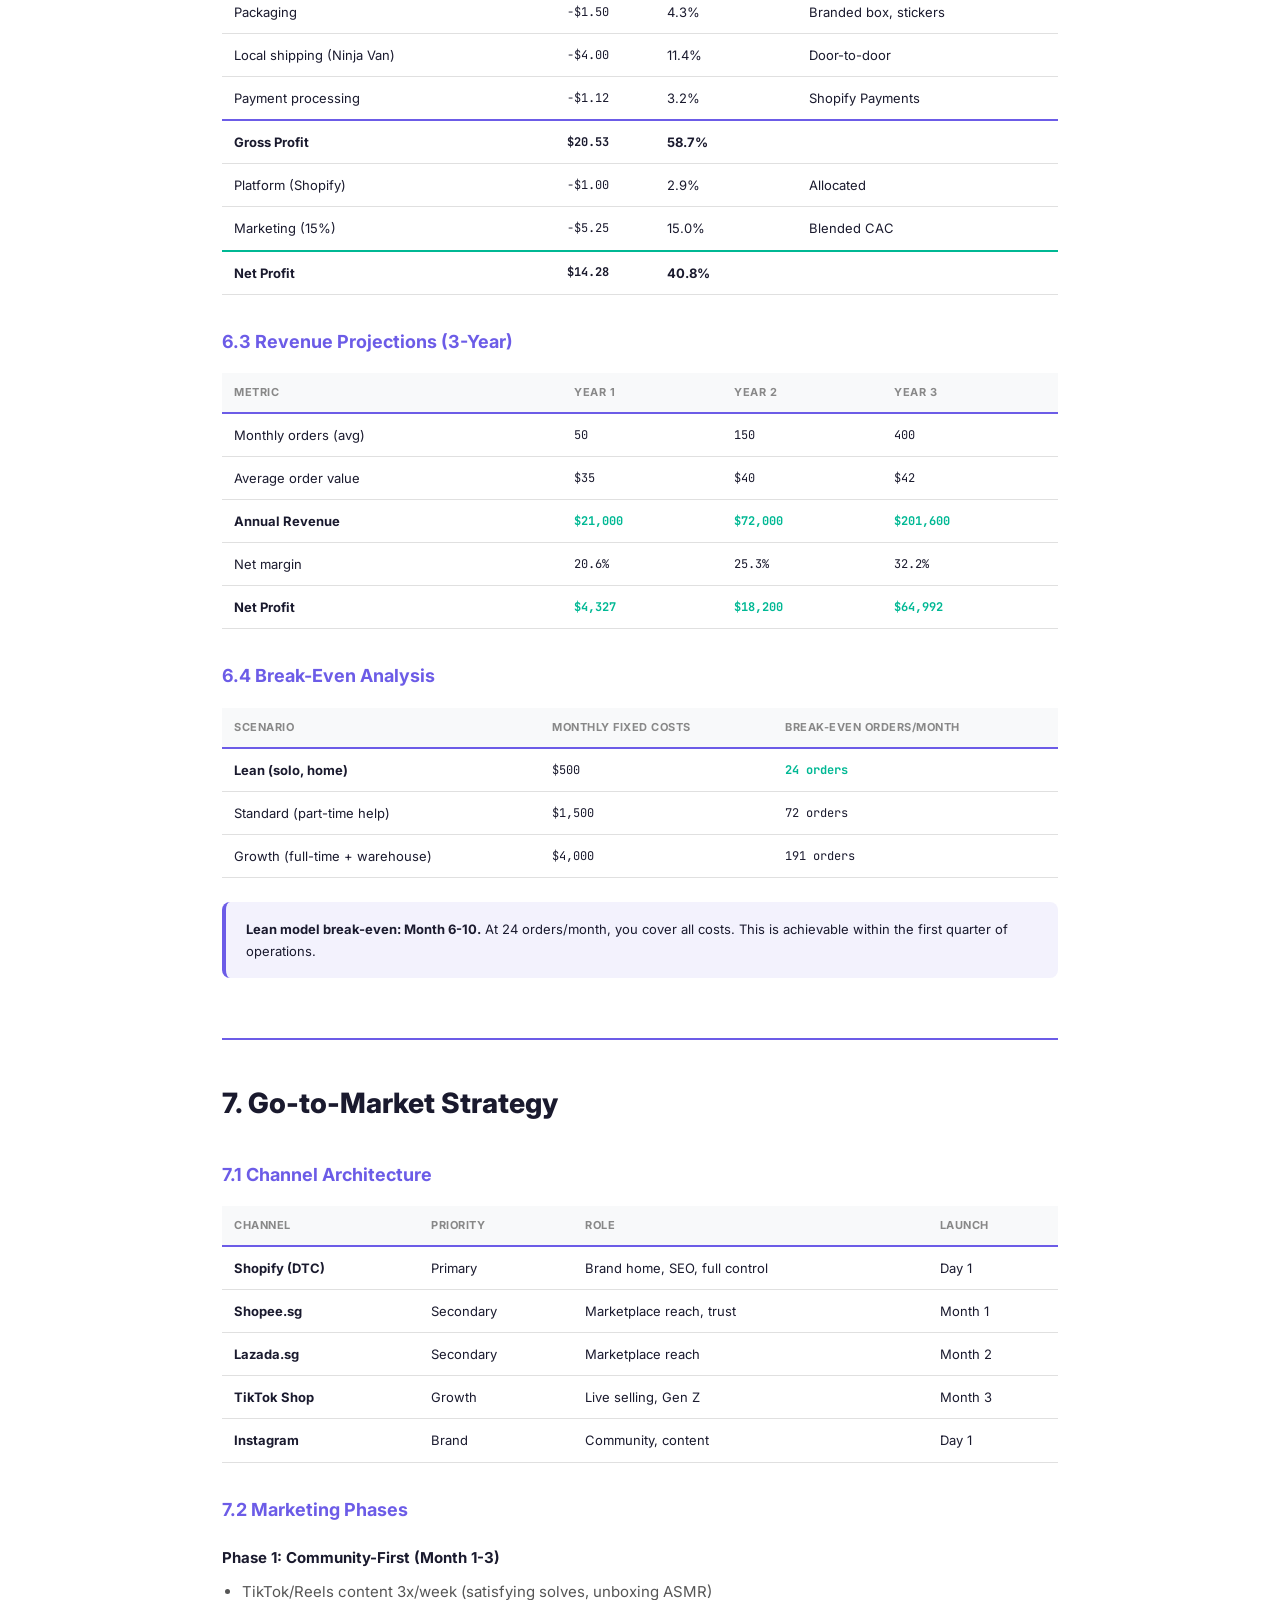
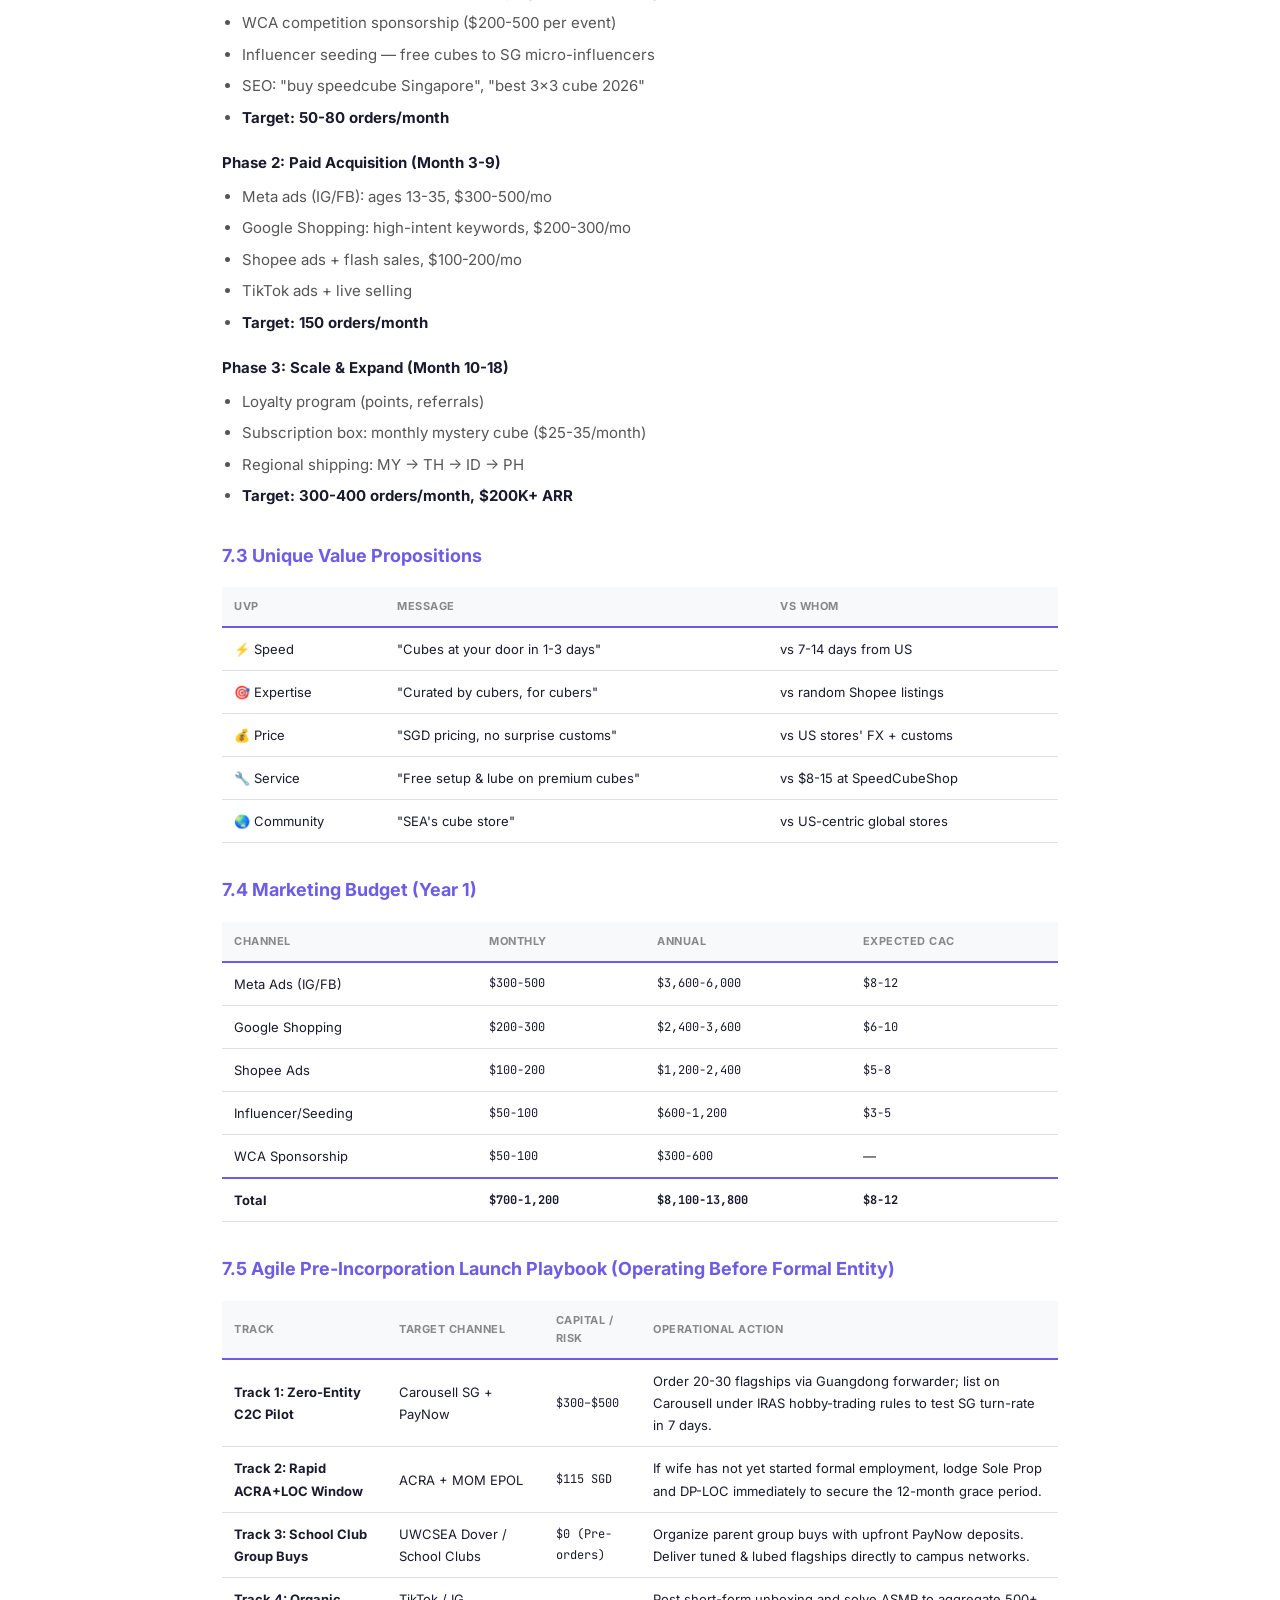
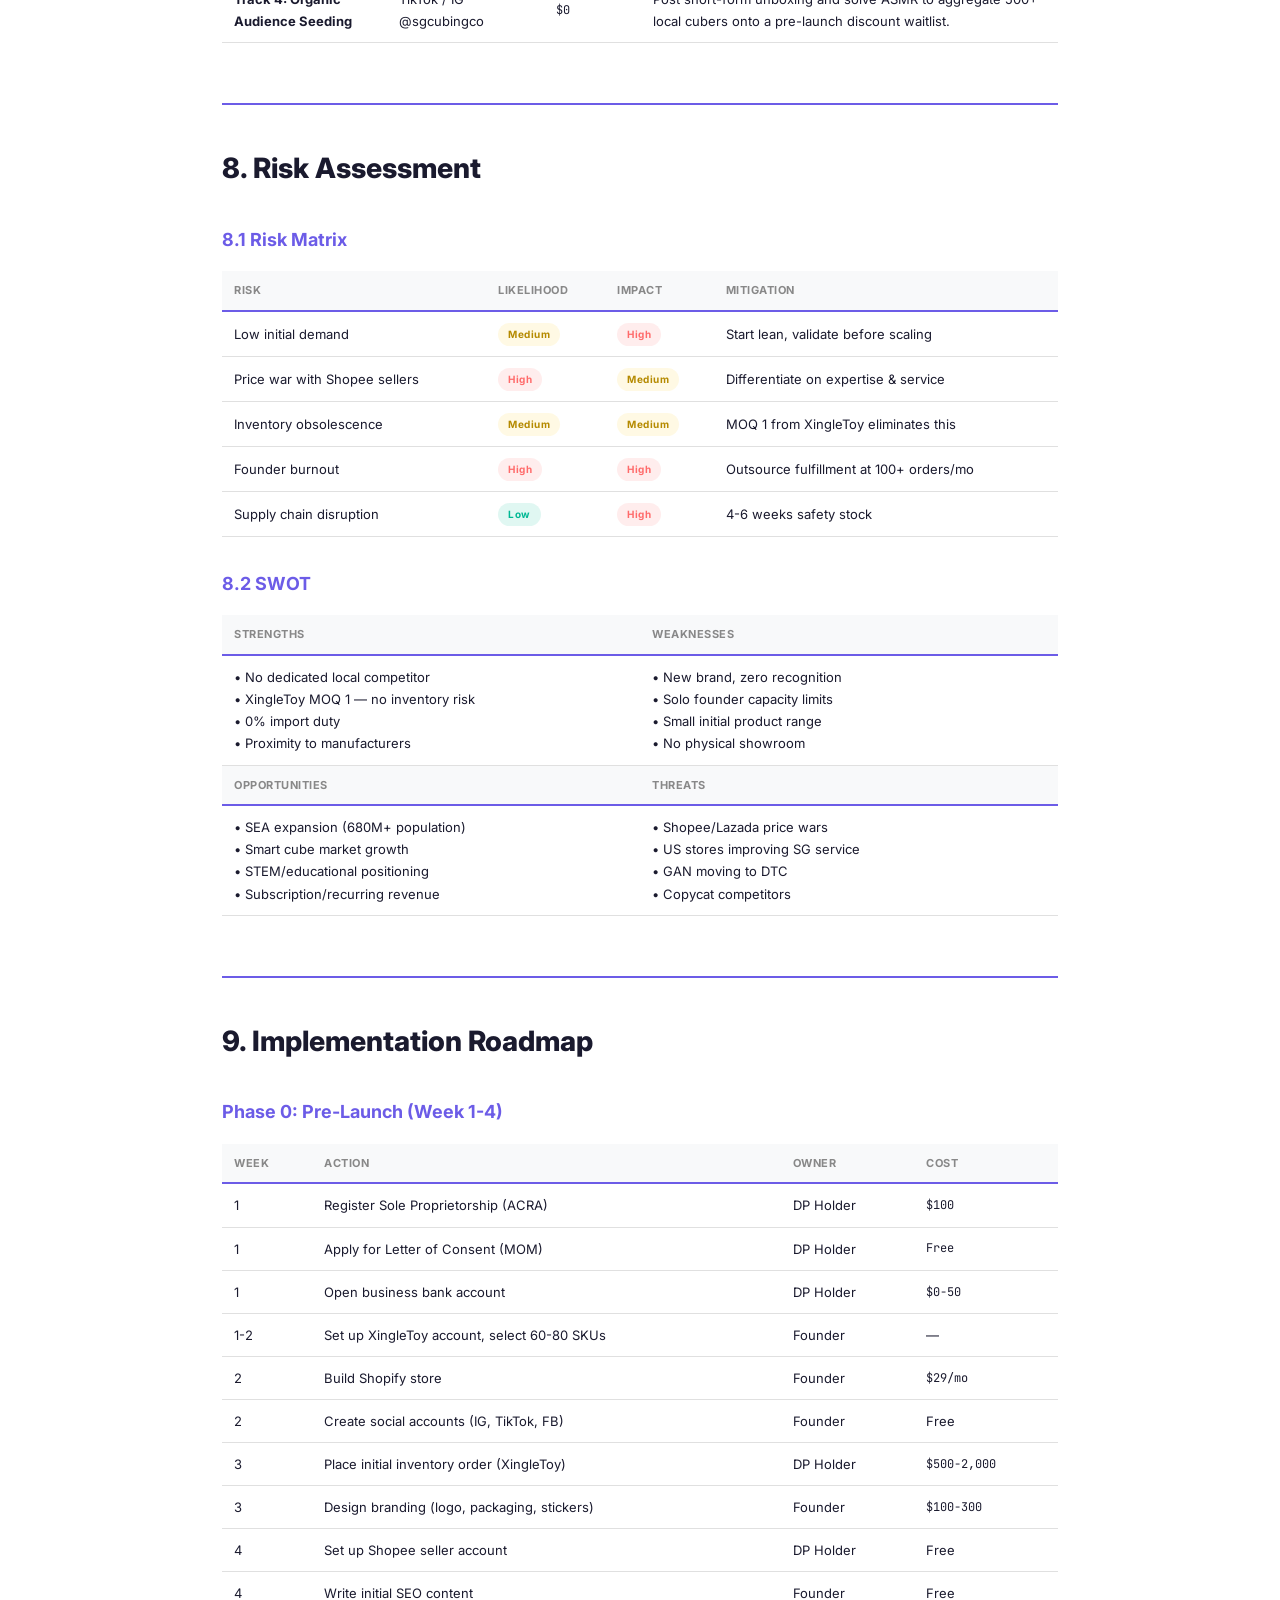
<file: report.html>
<!DOCTYPE html>
<html lang="en">
<head>
<meta charset="UTF-8">
<meta name="viewport" content="width=device-width, initial-scale=1.0">
<title>SG Cubing Co. — Strategic Report</title>
<link href="https://fonts.googleapis.com/css2?family=Inter:wght@300;400;500;600;700;800;900&family=JetBrains+Mono:wght@400;600&display=swap" rel="stylesheet">
<style>
*{margin:0;padding:0;box-sizing:border-box}
:root{--accent:#6c5ce7;--accent2:#a29bfe;--accent3:#00cec9;--green:#00b894;--red:#ff6b6b;--yellow:#ffeaa7;--text:#1a1a2e;--text2:#555;--text3:#888;--bg:#fff;--border:#e0e0e0;--card:#f8f9fa}
body{font-family:'Inter',sans-serif;color:var(--text);line-height:1.7;background:var(--bg);font-size:15px}
.container{max-width:900px;margin:0 auto;padding:40px 32px}

/* PRINT STYLES */
@media print{
  body{font-size:12px}
  .container{padding:20px;max-width:100%}
  .no-print{display:none!important}
  h1{font-size:28px!important}
  h2{font-size:20px!important;page-break-before:always}
  h2:first-of-type{page-break-before:avoid}
  table{page-break-inside:avoid}
  .cover{page-break-after:always;padding-top:200px!important}
}

/* COVER */
.cover{text-align:center;padding:160px 40px 80px;min-height:100vh;display:flex;flex-direction:column;justify-content:center}
.cover-logo{font-size:14px;font-weight:700;letter-spacing:4px;text-transform:uppercase;color:var(--accent);margin-bottom:40px}
.cover h1{font-size:clamp(32px,4vw,48px);font-weight:900;line-height:1.15;margin-bottom:16px}
.cover h1 span{color:var(--accent)}
.cover-sub{font-size:20px;color:var(--text2);margin-bottom:48px;font-weight:300}
.cover-meta{display:grid;grid-template-columns:1fr 1fr;gap:12px;max-width:500px;margin:0 auto;text-align:left;font-size:13px}
.cover-meta div{padding:8px 0;border-bottom:1px solid var(--border)}
.cover-meta strong{display:block;font-size:11px;text-transform:uppercase;letter-spacing:1px;color:var(--text3);margin-bottom:2px}
.cover-badge{display:inline-block;padding:8px 24px;background:var(--accent);color:#fff;border-radius:8px;font-weight:700;font-size:13px;letter-spacing:1px;margin-top:32px}

/* NAV BAR */
.topnav{position:fixed;top:0;left:0;right:0;z-index:100;background:rgba(255,255,255,.95);backdrop-filter:blur(10px);border-bottom:1px solid var(--border);padding:10px 0}
.topnav .container{display:flex;align-items:center;justify-content:space-between}
.topnav-logo{font-weight:800;font-size:16px;color:var(--accent)}
.topnav-links{display:flex;gap:20px;list-style:none}
.topnav-links a{color:var(--text2);text-decoration:none;font-size:12px;font-weight:600;text-transform:uppercase;letter-spacing:.5px}
.topnav-links a:hover{color:var(--accent)}
.print-btn{padding:8px 20px;background:var(--accent);color:#fff;border:none;border-radius:8px;font-size:12px;font-weight:700;cursor:pointer}
@media print{.topnav{display:none!important} body{padding-top:0!important}}

/* TYPOGRAPHY */
h2{font-size:28px;font-weight:800;margin:60px 0 8px;padding-top:40px;border-top:2px solid var(--accent)}
h2:first-of-type{border-top:none;padding-top:0}
h3{font-size:18px;font-weight:700;margin:32px 0 8px;color:var(--accent)}
h4{font-size:15px;font-weight:700;margin:20px 0 6px}
p{margin-bottom:12px;color:var(--text2)}
strong{color:var(--text)}
blockquote{border-left:4px solid var(--accent);padding:16px 20px;background:var(--card);margin:20px 0;border-radius:0 8px 8px 0;font-style:italic;color:var(--text2)}
ul,ol{margin:8px 0 16px 20px;color:var(--text2)}
li{margin-bottom:6px}

/* TABLES */
table{width:100%;border-collapse:collapse;margin:16px 0 24px;font-size:13px}
th{text-align:left;padding:10px 12px;font-weight:700;font-size:11px;text-transform:uppercase;letter-spacing:.5px;color:var(--text3);border-bottom:2px solid var(--accent);background:var(--card)}
td{padding:10px 12px;border-bottom:1px solid var(--border)}
tr:hover td{background:rgba(108,92,231,.03)}
.mono{font-family:'JetBrains Mono',monospace;font-size:12px}
.highlight{color:var(--green);font-weight:700}

/* BADGES */
.badge{display:inline-block;padding:3px 10px;border-radius:20px;font-size:10px;font-weight:700;letter-spacing:.5px}
.badge-green{background:rgba(0,184,148,.12);color:var(--green)}
.badge-yellow{background:rgba(255,234,167,.3);color:#b58a00}
.badge-red{background:rgba(255,107,107,.12);color:var(--red)}
.badge-blue{background:rgba(108,92,231,.12);color:var(--accent)}

/* CALLOUT BOXES */
.callout{padding:16px 20px;border-radius:8px;margin:16px 0;font-size:13px}
.callout-green{background:rgba(0,184,148,.08);border-left:4px solid var(--green)}
.callout-yellow{background:rgba(255,234,167,.15);border-left:4px solid var(--yellow)}
.callout-blue{background:rgba(108,92,231,.08);border-left:4px solid var(--accent)}
.callout-red{background:rgba(255,107,107,.08);border-left:4px solid var(--red)}

/* METRIC CARDS */
.metric-grid{display:grid;grid-template-columns:repeat(auto-fit,minmax(180px,1fr));gap:12px;margin:16px 0}
.metric-card{background:var(--card);border:1px solid var(--border);border-radius:10px;padding:16px;text-align:center}
.metric-val{font-size:28px;font-weight:800;font-family:'JetBrains Mono',monospace;color:var(--accent)}
.metric-lbl{font-size:11px;color:var(--text3);text-transform:uppercase;letter-spacing:.5px;margin-top:4px}

/* FOOTER */
.report-footer{text-align:center;padding:40px 0;border-top:1px solid var(--border);margin-top:60px;font-size:12px;color:var(--text3)}
.back-link{display:inline-block;margin-bottom:20px;color:var(--accent);text-decoration:none;font-size:13px;font-weight:600}
.back-link:hover{text-decoration:underline}
</style>
</head>
<body>

<!-- TOP NAV -->
<nav class="topnav no-print">
  <div class="container">
    <div class="topnav-logo">SG CUBING CO.</div>
    <ul class="topnav-links">
      <li><a href="#exec">Summary</a></li>
      <li><a href="#market">Market</a></li>
      <li><a href="#competition">Competition</a></li>
      <li><a href="#supply">Supply</a></li>
      <li><a href="#regulatory">Regulatory</a></li>
      <li><a href="#financials">Financials</a></li>
      <li><a href="#gtm">GTM</a></li>
      <li><a href="#roadmap">Roadmap</a></li>
    </ul>
    <button class="print-btn" onclick="window.print()">Print / Save PDF</button>
  </div>
</nav>

<div class="container" style="padding-top:80px">

<!-- BACK LINK -->
<a href="index.html" class="back-link no-print">← Back to Dashboard</a>

<!-- COVER PAGE -->
<div class="cover">
  <div class="cover-logo">Strategic Market Entry Assessment</div>
  <h1>Online Speedcube Retail<br><span>Singapore & Southeast Asia</span></h1>
  <p class="cover-sub">A data-driven investment case for launching Southeast Asia's definitive online cube store</p>
  <div class="cover-meta">
    <div><strong>Prepared for</strong>Founding Team — SG Cubing Co.</div>
    <div><strong>Date</strong>29 June 2026</div>
    <div><strong>Version</strong>2.0 — Final</div>
    <div><strong>Classification</strong>Commercial in Confidence</div>
  </div>
  <div class="cover-badge">PROCEED — RECOMMENDED</div>
</div>

<!-- DISCLAIMER -->
<h4 style="color:var(--text3);font-size:12px;text-transform:uppercase;letter-spacing:1px;margin-bottom:20px">Disclaimer & Methodology</h4>
<p style="font-size:13px">This assessment has been prepared using primary and secondary research including live API data from supplier platforms (XingleToy API, authenticated), government regulatory databases (MOM, ACRA, IRAS, SG Customs), competitor pricing intelligence (Cubewerkz.com, SpeedCubeShop.com, TheCubicle.com), and demographic datasets (Singapore DOS, WCA). Financial projections are based on stated assumptions and should be treated as directional estimates. Currency: 1 USD = 1.35 SGD unless stated.</p>

<!-- EXECUTIVE SUMMARY -->
<h2 id="exec">1. Executive Summary</h2>

<blockquote>A clear market gap exists — there is <strong>no dominant Singapore- or SEA-based specialty cube retailer</strong> despite the region having a growing cubing community, world-class e-commerce infrastructure, and proximity to all major cube manufacturers in China.</blockquote>

<h3>Recommendation: PROCEED</h3>

<div class="metric-grid">
  <div class="metric-card"><div class="metric-val">$5-15K</div><div class="metric-lbl">Initial Investment (SGD)</div></div>
  <div class="metric-card"><div class="metric-val">45-70%</div><div class="metric-lbl">Gross Margin on Cubes</div></div>
  <div class="metric-card"><div class="metric-val">40.8%</div><div class="metric-lbl">Net Margin per Order</div></div>
  <div class="metric-card"><div class="metric-val">24</div><div class="metric-lbl">Break-even Orders/Month</div></div>
  <div class="metric-card"><div class="metric-val">6-10 mo</div><div class="metric-lbl">Break-even Timeline</div></div>
  <div class="metric-card"><div class="metric-val">$201K</div><div class="metric-lbl">Year 3 Revenue (SGD)</div></div>
</div>

<h3>Why Now</h3>
<ol>
  <li><strong>Market gap is real and verified.</strong> Cubewerkz (only credible local competitor) charges 20-40% above XingleToy wholesale pricing. Physical store overhead = structural cost disadvantage.</li>
  <li><strong>Supply chain is de-risked.</strong> XingleToy offers MOQ 1 across 1,923 SKUs and 26 brands. No minimum order commitment.</li>
  <li><strong>Regulatory path is clear.</strong> DP holder spouse registers Sole Prop + Letter of Consent from MOM. Home-based operation under HDB scheme. Setup: $100 SGD.</li>
  <li><strong>The SEA prize is massive.</strong> 680M+ population with no dominant cube retailer. Singapore is the launchpad.</li>
</ol>

<!-- MARKET -->
<h2 id="market">2. Market Opportunity</h2>

<h3>2.1 Global Context</h3>
<table>
  <tr><th>Metric</th><th>Value</th><th>Source</th></tr>
  <tr><td>Global Rubik's Cube market</td><td class="mono">~$400-500M (2024)</td><td>Market research</td></tr>
  <tr><td>Speedcube segment growth</td><td class="mono">8-12% CAGR</td><td>Industry analysis</td></tr>
  <tr><td>WCA total competitors (ever)</td><td class="mono">282,000+</td><td>WCA, March 2026</td></tr>
  <tr><td>WCA competitions held</td><td class="mono">16,600+ total</td><td>WCA</td></tr>
  <tr><td>World Championship growth</td><td class="mono">19 (1982) → 1,864 (2025)</td><td>WCA</td></tr>
  <tr><td>Countries with WCA events</td><td class="mono">100+</td><td>WCA</td></tr>
</table>

<h3>2.2 Singapore Market</h3>
<table>
  <tr><th>Metric</th><th>Value</th></tr>
  <tr><td>Total population</td><td class="mono">6.11 million</td></tr>
  <tr><td>Youth (ages 5-24)</td><td class="mono">~836,500 (13.7%)</td></tr>
  <tr><td>Internet penetration</td><td class="mono">~98%</td></tr>
  <tr><td>GDP per capita</td><td class="mono">$107,758 (4th globally)</td></tr>
  <tr><td>E-commerce market</td><td class="mono">$12-14B (2025), 10-12% CAGR</td></tr>
  <tr><td>Active WCA competitors</td><td class="mono">500-800 (estimated)</td></tr>
  <tr><td>WCA competitions in SG</td><td class="mono">3-6 per year</td></tr>
</table>

<h3>TAM / SAM / SOM</h3>
<table>
  <tr><th>Level</th><th>Definition</th><th>Estimate (SGD/year)</th></tr>
  <tr><td><strong>TAM</strong></td><td>All cube purchases in Singapore</td><td class="mono">$2-5M</td></tr>
  <tr><td><strong>SAM</strong></td><td>Online specialty cube purchases</td><td class="mono">$0.8-2M</td></tr>
  <tr><td><strong>SOM</strong></td><td>Year 1 realistic capture</td><td class="mono highlight">$30K-80K</td></tr>
</table>

<h3>2.3 Southeast Asia Expansion</h3>
<table>
  <tr><th>Country</th><th>Population</th><th>E-commerce Market</th></tr>
  <tr><td>Indonesia</td><td class="mono">280M</td><td class="mono">$62B</td></tr>
  <tr><td>Thailand</td><td class="mono">72M</td><td class="mono">$22B</td></tr>
  <tr><td>Vietnam</td><td class="mono">100M</td><td class="mono">$20B</td></tr>
  <tr><td>Philippines</td><td class="mono">115M</td><td class="mono">$18B</td></tr>
  <tr><td>Malaysia</td><td class="mono">33M</td><td class="mono">$14B</td></tr>
  <tr><td>Singapore</td><td class="mono">6.1M</td><td class="mono">$13B</td></tr>
  <tr style="font-weight:700"><td>Total SEA</td><td class="mono">680M+</td><td class="mono">$149B+</td></tr>
</table>

<!-- COMPETITION -->
<h2 id="competition">3. Competitive Landscape</h2>

<h3>3.1 Local Competitors — Singapore</h3>

<h4>Cubewerkz (Primary Competitor)</h4>
<table>
  <tr><th>Dimension</th><th>Assessment</th></tr>
  <tr><td>Website</td><td>cubewerkz.com (Shopify)</td></tr>
  <tr><td>Model</td><td>Physical stores + online</td></tr>
  <tr><td>Key Differentiator</td><td>Cubing Academy, competitive team</td></tr>
  <tr><td>Strengths</td><td>Brand recognition, community, education</td></tr>
  <tr><td>Weaknesses</td><td>Higher prices (rent/staff overhead)</td></tr>
  <tr><td>Sample Prices (SGD)</td><td class="mono">GAN 16: $125 · V11: $25 · Ferrocore V2: $82 · Tornado V5: $60</td></tr>
  <tr><td>Threat Level</td><td><span class="badge badge-yellow">Medium</span></td></tr>
</table>

<h4>Mofunland</h4>
<table>
  <tr><th>Dimension</th><th>Assessment</th></tr>
  <tr><td>Location</td><td>Marina Square #02-32/33</td></tr>
  <tr><td>Model</td><td>Cube-themed playground / experience venue</td></tr>
  <tr><td>Offerings</td><td>Play area, classes, certification, events</td></tr>
  <tr><td>Threat Level</td><td><span class="badge badge-green">Low (different model)</span></td></tr>
</table>

<h4>CuberSpace</h4>
<table>
  <tr><th>Dimension</th><th>Assessment</th></tr>
  <tr><td>Status</td><td><span class="badge badge-red">Website unreachable (June 2026)</span></td></tr>
  <tr><td>Threat Level</td><td><span class="badge badge-green">None (inactive)</span></td></tr>
</table>

<h3>3.2 Price Comparison: XingleToy Wholesale vs Cubewerkz Retail (Live Data)</h3>
<table>
  <tr><th>Product</th><th>XingleToy (USD)</th><th>Cubewerkz (SGD)</th><th>Your Retail (SGD)</th><th>Your Margin</th></tr>
  <tr><td>GAN 12 MagLev UV</td><td class="mono highlight">$32.20</td><td class="mono">~$90</td><td class="mono">$65-72</td><td><span class="badge badge-green">56-65%</span></td></tr>
  <tr><td>GAN 15 MagLev</td><td class="mono highlight">$37.76</td><td class="mono">$116</td><td class="mono">$78-88</td><td><span class="badge badge-green">55-63%</span></td></tr>
  <tr><td>GAN 16 Max MagLev UV</td><td class="mono highlight">$56.93</td><td class="mono">$125</td><td class="mono">$98-108</td><td><span class="badge badge-green">46-55%</span></td></tr>
  <tr><td>GAN i4 Smart (Minions)</td><td class="mono highlight">$51.82</td><td class="mono">~$140</td><td class="mono">$105-115</td><td><span class="badge badge-green">50-58%</span></td></tr>
  <tr><td>MoYu Huameng TG V2</td><td class="mono highlight">$25.83</td><td class="mono">$75</td><td class="mono">$52-60</td><td><span class="badge badge-green">54-63%</span></td></tr>
  <tr><td>MoYu AoSu V7 4x4</td><td class="mono highlight">$8.01</td><td class="mono">$30</td><td class="mono">$18-22</td><td><span class="badge badge-green">58-67%</span></td></tr>
  <tr><td>Cubicle DNM-37 10cc</td><td class="mono highlight">$3.69</td><td class="mono">~$15</td><td class="mono">$10-12</td><td><span class="badge badge-green">67-72%</span></td></tr>
  <tr><td>Gan Lube 1</td><td class="mono highlight">$0.99</td><td class="mono">~$8</td><td class="mono">$5-6</td><td><span class="badge badge-green">81-84%</span></td></tr>
</table>

<div class="callout callout-green">
  <strong>Key Insight:</strong> XingleToy wholesale prices allow you to undercut Cubewerkz by <strong>20-40%</strong> while maintaining <strong>45-70% gross margins</strong>. Lubricants are the highest-margin category (67-84%).
</div>

<h3>3.3 International Competitors</h3>
<table>
  <tr><th>Retailer</th><th>Shipping to SG</th><th>Delivery</th><th>Our Advantage</th></tr>
  <tr><td>SpeedCubeShop (USA)</td><td class="mono">$15-25 USD</td><td>7-14 days</td><td>1-3 days, SGD pricing</td></tr>
  <tr><td>TheCubicle (USA)</td><td class="mono">$15-25 USD</td><td>7-14 days</td><td>1-3 days, SGD pricing</td></tr>
  <tr><td>GAN (China)</td><td>Varies</td><td>5-10 days</td><td>All brands, not just GAN</td></tr>
</table>

<h3>3.4 Strategic Intel: Cubewerkz × Embassy of Hungary WCA Championship & Counter-Play</h3>
<div class="callout callout-green">
  <strong>Event Intelligence:</strong> Ernő Rubik invented the Rubik's Cube in Budapest in 1974. Cubewerkz regularly leverages diplomatic patronage with the <strong>Embassy of Hungary in Singapore</strong> to co-organize official WCA competitions. This provides Cubewerkz with an institutional monopoly, subsidized venues, and an exclusive captive retail table selling flagships at 100% full Singapore MSRP ($90–$125 SGD).
</div>

<table>
  <tr><th>Dimension</th><th>Cubewerkz Moat</th><th>Challenger Asymmetric Counter-Play</th></tr>
  <tr><td>Venue & Credibility</td><td>Diplomatic co-branding & subsidized community venues</td><td>Direct grassroots sponsorship of international/local school leagues (UWCSEA Dover, ACS, Raffles, NUS) with $50-60 wholesale prize lots</td></tr>
  <tr><td>Captive Pricing</td><td>Sells at full SG retail with zero competition on-site</td><td>Disrupt pricing online: 20-30% below retail with next-day doorstep delivery, highlighting the event markup</td></tr>
  <tr><td>WCA Presence</td><td>Primary retail presence at national opens</td><td>Sponsor podium prize cubes with WCA delegates for $150 to get brand logos on streams, booklets, and competitor discount cards</td></tr>
  <tr><td>Product Value</td><td>Stock un-lubed cubes in factory boxes</td><td>Include free professional setup, tensioning, and premium lubrication (DNM-37 / Gan Lube 1)</td></tr>
</table>

<!-- SUPPLY CHAIN -->
<h2 id="supply">4. Supply Chain & Sourcing</h2>

<h3>4.1 Strategic Supplier: XingleToy (星乐玩具)</h3>
<table>
  <tr><th>Attribute</th><th>Detail</th><th>Verification</th></tr>
  <tr><td>Website</td><td>mall.xingletoy.com</td><td><span class="badge badge-green">Confirmed</span></td></tr>
  <tr><td>API</td><td>mallapi.xingletoy.com</td><td><span class="badge badge-green">Authenticated access</span></td></tr>
  <tr><td>Location</td><td>Shantou, Guangdong, China</td><td><span class="badge badge-green">Confirmed</span></td></tr>
  <tr><td>Catalog</td><td class="mono">1,923 products</td><td><span class="badge badge-green">Live API data</span></td></tr>
  <tr><td>Brands</td><td class="mono">26 brands</td><td><span class="badge badge-green">Live API data</span></td></tr>
  <tr><td>MOQ</td><td class="mono highlight">1 unit</td><td><span class="badge badge-green">Confirmed</span></td></tr>
  <tr><td>Pricing</td><td>10-15% below Alibaba</td><td><span class="badge badge-green">Verified</span></td></tr>
</table>

<h3>4.2 Catalog Composition (Live API)</h3>
<table>
  <tr><th>Category</th><th>Products</th><th>Top Brands</th></tr>
  <tr><td>3x3 Speedcubes</td><td class="mono">430</td><td>GAN, MoYu, QiYi, YJ, DaYan, Vin</td></tr>
  <tr><td>2x2 Speedcubes</td><td class="mono">139</td><td>GAN, MoYu, QiYi, YJ</td></tr>
  <tr><td>4x4 Speedcubes</td><td class="mono">86</td><td>MoYu, QiYi, YJ</td></tr>
  <tr><td>Pyraminx</td><td class="mono">73</td><td>GAN, MoYu, QiYi</td></tr>
  <tr><td>5x5 Speedcubes</td><td class="mono">65</td><td>MoYu, QiYi, ShengShou</td></tr>
  <tr><td>Megaminx</td><td class="mono">63</td><td>GAN, MoYu, YJ</td></tr>
  <tr><td>7x7 Speedcubes</td><td class="mono">37</td><td>MoYu, ShengShou</td></tr>
  <tr><td>Clock</td><td class="mono">20</td><td>MoYu, EStar</td></tr>
  <tr><td>SQ-1</td><td class="mono">14</td><td>GAN, QiYi</td></tr>
  <tr><td>Skewb</td><td class="mono">12</td><td>GAN, MoYu, DaYan</td></tr>
  <tr><td>Accessories (lubes, timers)</td><td class="mono">300+</td><td>Cubicle, GAN, QiYi</td></tr>
  <tr style="font-weight:700"><td>Total</td><td class="mono">1,923</td><td></td></tr>
</table>

<h3>4.3 Freight: China → Singapore</h3>
<table>
  <tr><th>Method</th><th>Cost/kg</th><th>Transit Time</th><th>Best For</th></tr>
  <tr><td><strong>Sea freight (LCL)</strong></td><td class="mono highlight">$0.50-1.50</td><td>7-14 days</td><td>Regular restocking (recommended)</td></tr>
  <tr><td>Air freight</td><td class="mono">$3-6</td><td>3-5 days</td><td>Urgent restocks</td></tr>
  <tr><td>Express (DHL/FedEx)</td><td class="mono">$8-15</td><td>2-4 days</td><td>Samples, small parcels</td></tr>
  <tr><td>E-packet/postal</td><td class="mono">$2-5</td><td>10-21 days</td><td>Small orders</td></tr>
</table>

<h3>4.4 Landed Cost: GAN 12 MagLev UV (30-unit order)</h3>
<table>
  <tr><th>Component</th><th>Calculation</th><th>SGD</th></tr>
  <tr><td>Product (wholesale)</td><td>30 × $32.20 × 1.35</td><td class="mono">$1,304.10</td></tr>
  <tr><td>Sea freight (LCL)</td><td>~6kg × $1.00/kg × 1.35</td><td class="mono">$8.10</td></tr>
  <tr><td>Insurance</td><td>1% of CIF</td><td class="mono">$13.12</td></tr>
  <tr><td><strong>CIF Total</strong></td><td></td><td class="mono"><strong>$1,325.32</strong></td></tr>
  <tr><td>SG Import GST (9%)</td><td>9% of CIF</td><td class="mono">$119.28</td></tr>
  <tr><td>Customs clearance</td><td>Broker fee (allocated)</td><td class="mono">$10.00</td></tr>
  <tr style="font-weight:700;border-top:2px solid var(--accent)"><td><strong>Total Landed</strong></td><td></td><td class="mono highlight"><strong>$1,454.60</strong></td></tr>
  <tr><td><strong>Per Unit</strong></td><td></td><td class="mono"><strong>$48.49</strong></td></tr>
  <tr><td>Suggested Retail</td><td></td><td class="mono">$65-72 SGD</td></tr>
  <tr><td><strong>Gross Margin</strong></td><td></td><td class="mono highlight"><strong>25-33%</strong></td></tr>
</table>

<h3>4.5 Landed Cost: Gan Lube 1 (100-unit order)</h3>
<table>
  <tr><th>Component</th><th>SGD</th></tr>
  <tr><td>Product (100 × $0.99 × 1.35)</td><td class="mono">$133.65</td></tr>
  <tr><td>Sea freight + insurance</td><td class="mono">$2.70</td></tr>
  <tr><td>SG GST (9%)</td><td class="mono">$12.27</td></tr>
  <tr><td>Customs</td><td class="mono">$5.00</td></tr>
  <tr style="font-weight:700;border-top:2px solid var(--accent)"><td><strong>Total Landed</strong></td><td class="mono highlight"><strong>$153.62</strong></td></tr>
  <tr><td><strong>Per Unit</strong></td><td class="mono"><strong>$1.54</strong></td></tr>
  <tr><td>Suggested Retail</td><td class="mono">$5-6 SGD</td></tr>
  <tr><td><strong>Gross Margin</strong></td><td class="mono highlight"><strong>71-74%</strong></td></tr>
</table>

<h3>4.6 Micro-Batch Freight Optimization: Domestic Forwarding (集运)</h3>
<div class="callout callout-green">
  <strong>Key Operational Discovery:</strong> Direct courier shipping (SF Express / DHL) from XingleToy directly to Singapore imposes a prohibitive base rate (~SGD $45 on an SGD $50 micro-order, 47% overhead). By rerouting shipments domestically inside Guangdong Province to a Singapore freight forwarder warehouse (Buyandship SG / ezbuy Ship-For-Me), freight cost drops by <strong>78%–88%</strong>.
</div>

<table>
  <tr><th>Shipping Method</th><th>Domestic China (Shantou &rarr; Hub)</th><th>Hub &rarr; SG Doorstep</th><th>Total Freight (1 kg)</th><th>Unit Freight (~4 cubes)</th><th>Transit</th></tr>
  <tr><td>Xingle Direct Courier (SF/DHL)</td><td class="mono">—</td><td class="mono" style="color:var(--red)">SGD $45.00</td><td class="mono" style="color:var(--red)">SGD $45.00</td><td class="mono" style="color:var(--red)">$11.25/cube</td><td>3-5 days</td></tr>
  <tr><td><strong>Buyandship SG (Air)</strong></td><td class="mono">10 RMB (~SGD $2)</td><td class="mono">~SGD $7.00</td><td class="mono highlight">~SGD $9.00</td><td class="mono highlight">$2.25/cube</td><td>4-6 days</td></tr>
  <tr><td><strong>ezbuy Ship-For-Me (Air)</strong></td><td class="mono">10 RMB (~SGD $2)</td><td class="mono">~SGD $5.50</td><td class="mono highlight">~SGD $7.50</td><td class="mono highlight">$1.85/cube</td><td>4-6 days</td></tr>
  <tr><td><strong>ezbuy / SGshop (Sea Consolidation)</strong></td><td class="mono">15 RMB (~SGD $3)</td><td class="mono">~SGD $2.00</td><td class="mono highlight">~SGD $5.00</td><td class="mono highlight">$1.25/cube</td><td>10-14 days</td></tr>
</table>

<!-- REGULATORY -->
<h2 id="regulatory">5. Regulatory & Legal Framework</h2>

<h3>5.1 The Constraint</h3>
<div class="callout callout-red">
  Under Singapore's <strong>Employment of Foreign Manpower Act (EFMA)</strong>, EP and S Pass holders are <strong>prohibited from starting or operating a business</strong>. Violation may result in pass cancellation.
</div>

<h3>5.2 The Solution: DP Holder + Letter of Consent</h3>
<table>
  <tr><th>Step</th><th>Action</th><th>Authority</th><th>Cost</th><th>Timeline</th></tr>
  <tr><td>1</td><td><strong>Register Sole Proprietorship</strong> (DP holder)</td><td>ACRA (BizFile+)</td><td class="mono">$100</td><td>1 day</td></tr>
  <tr><td>2</td><td><strong>Apply for Letter of Consent (LOC)</strong></td><td>MOM (EPOL)</td><td class="mono">Free</td><td>3-5 weeks</td></tr>
  <tr><td>3</td><td><strong>Open business bank account</strong></td><td>DBS/OCBC/UOB</td><td class="mono">$0-50</td><td>1-2 weeks</td></tr>
  <tr><td>4</td><td>CorpPass + UEN</td><td>ACRA</td><td class="mono">Free</td><td>Auto</td></tr>
  <tr><td>5</td><td>PDPA compliance (privacy policy)</td><td>PDPC</td><td class="mono">$0</td><td>Before launch</td></tr>
  <tr><td>6</td><td>Import permit (if >$400/shipment)</td><td>SG Customs</td><td class="mono">~$20-50</td><td>Per shipment</td></tr>
  <tr><td>7</td><td>Shopify + Domain</td><td>—</td><td class="mono">$35/mo</td><td>Same day</td></tr>
  <tr><td>8</td><td>Shopee/Lazada Seller Account</td><td>—</td><td class="mono">Free</td><td>1-3 days</td></tr>
</table>

<h3>5.3 EP Holder's Permitted Role</h3>
<table>
  <tr><th>✅ CAN</th><th>❌ CANNOT</th></tr>
  <tr><td>Business strategy & planning</td><td>Be registered business owner</td></tr>
  <tr><td>Product selection & sourcing</td><td>Sign contracts as principal</td></tr>
  <tr><td>Website & technical support</td><td>Be listed as Sole Proprietor</td></tr>
  <tr><td>Marketing strategy</td><td>Draw salary from business</td></tr>
  <tr><td>Shareholder in Pte Ltd (later)</td><td>Be director without LOC</td></tr>
</table>

<h3>5.4 HDB Home-Based Business</h3>
<div class="callout callout-green">
  Singapore allows small-scale home-based businesses in HDB flats <strong>without additional license</strong>, provided: no external employees, no nuisance, no signage. <strong>Ideal for lean e-commerce.</strong>
</div>

<!-- FINANCIALS -->
<h2 id="financials">6. Financial Model</h2>

<h3>6.1 Startup Investment</h3>
<table>
  <tr><th>Category</th><th>Lean (SGD)</th><th>Standard (SGD)</th></tr>
  <tr><td>Business registration (ACRA)</td><td class="mono">$100</td><td class="mono">$300</td></tr>
  <tr><td>LOC application</td><td class="mono">Free</td><td class="mono">Free</td></tr>
  <tr><td>Shopify Basic (annual)</td><td class="mono">$348</td><td class="mono">$348</td></tr>
  <tr><td>Domain name</td><td class="mono">$15</td><td class="mono">$15</td></tr>
  <tr><td>Initial inventory (XingleToy)</td><td class="mono">$500-1,500</td><td class="mono">$2,000-5,000</td></tr>
  <tr><td>Packaging/branding</td><td class="mono">$100-200</td><td class="mono">$300-500</td></tr>
  <tr><td>Shipping supplies</td><td class="mono">$50-100</td><td class="mono">$150-300</td></tr>
  <tr><td>Marketing (Month 1-3)</td><td class="mono">$300-500</td><td class="mono">$1,000-2,000</td></tr>
  <tr style="font-weight:700;border-top:2px solid var(--accent)"><td><strong>Total</strong></td><td class="mono highlight"><strong>$1,313-2,763</strong></td><td class="mono highlight"><strong>$4,113-8,463</strong></td></tr>
</table>

<h3>6.2 Unit Economics (Per Order, $35 AOV)</h3>
<table>
  <tr><th>Component</th><th>SGD</th><th>% Revenue</th><th>Basis</th></tr>
  <tr><td><strong>Revenue</strong></td><td class="mono highlight"><strong>$35.00</strong></td><td>100%</td><td>AOV benchmark</td></tr>
  <tr><td>Product cost (XingleToy landed)</td><td class="mono">-$7.85</td><td>22.4%</td><td>Real API prices + freight</td></tr>
  <tr><td>Packaging</td><td class="mono">-$1.50</td><td>4.3%</td><td>Branded box, stickers</td></tr>
  <tr><td>Local shipping (Ninja Van)</td><td class="mono">-$4.00</td><td>11.4%</td><td>Door-to-door</td></tr>
  <tr><td>Payment processing</td><td class="mono">-$1.12</td><td>3.2%</td><td>Shopify Payments</td></tr>
  <tr style="font-weight:700;border-top:2px solid var(--accent)"><td><strong>Gross Profit</strong></td><td class="mono highlight"><strong>$20.53</strong></td><td><strong>58.7%</strong></td><td></td></tr>
  <tr><td>Platform (Shopify)</td><td class="mono">-$1.00</td><td>2.9%</td><td>Allocated</td></tr>
  <tr><td>Marketing (15%)</td><td class="mono">-$5.25</td><td>15.0%</td><td>Blended CAC</td></tr>
  <tr style="font-weight:700;border-top:2px solid var(--green)"><td><strong>Net Profit</strong></td><td class="mono highlight"><strong>$14.28</strong></td><td><strong>40.8%</strong></td><td></td></tr>
</table>

<h3>6.3 Revenue Projections (3-Year)</h3>
<table>
  <tr><th>Metric</th><th>Year 1</th><th>Year 2</th><th>Year 3</th></tr>
  <tr><td>Monthly orders (avg)</td><td class="mono">50</td><td class="mono">150</td><td class="mono">400</td></tr>
  <tr><td>Average order value</td><td class="mono">$35</td><td class="mono">$40</td><td class="mono">$42</td></tr>
  <tr style="font-weight:700"><td>Annual Revenue</td><td class="mono highlight">$21,000</td><td class="mono highlight">$72,000</td><td class="mono highlight">$201,600</td></tr>
  <tr><td>Net margin</td><td class="mono">20.6%</td><td class="mono">25.3%</td><td class="mono">32.2%</td></tr>
  <tr style="font-weight:700"><td>Net Profit</td><td class="mono highlight">$4,327</td><td class="mono highlight">$18,200</td><td class="mono highlight">$64,992</td></tr>
</table>

<h3>6.4 Break-Even Analysis</h3>
<table>
  <tr><th>Scenario</th><th>Monthly Fixed Costs</th><th>Break-Even Orders/Month</th></tr>
  <tr><td><strong>Lean (solo, home)</strong></td><td class="mono">$500</td><td class="mono highlight">24 orders</td></tr>
  <tr><td>Standard (part-time help)</td><td class="mono">$1,500</td><td class="mono">72 orders</td></tr>
  <tr><td>Growth (full-time + warehouse)</td><td class="mono">$4,000</td><td class="mono">191 orders</td></tr>
</table>

<div class="callout callout-blue">
  <strong>Lean model break-even: Month 6-10.</strong> At 24 orders/month, you cover all costs. This is achievable within the first quarter of operations.
</div>

<!-- GTM -->
<h2 id="gtm">7. Go-to-Market Strategy</h2>

<h3>7.1 Channel Architecture</h3>
<table>
  <tr><th>Channel</th><th>Priority</th><th>Role</th><th>Launch</th></tr>
  <tr><td><strong>Shopify (DTC)</strong></td><td>Primary</td><td>Brand home, SEO, full control</td><td>Day 1</td></tr>
  <tr><td><strong>Shopee.sg</strong></td><td>Secondary</td><td>Marketplace reach, trust</td><td>Month 1</td></tr>
  <tr><td><strong>Lazada.sg</strong></td><td>Secondary</td><td>Marketplace reach</td><td>Month 2</td></tr>
  <tr><td><strong>TikTok Shop</strong></td><td>Growth</td><td>Live selling, Gen Z</td><td>Month 3</td></tr>
  <tr><td><strong>Instagram</strong></td><td>Brand</td><td>Community, content</td><td>Day 1</td></tr>
</table>

<h3>7.2 Marketing Phases</h3>
<h4>Phase 1: Community-First (Month 1-3)</h4>
<ul>
  <li>TikTok/Reels content 3x/week (satisfying solves, unboxing ASMR)</li>
  <li>WCA competition sponsorship ($200-500 per event)</li>
  <li>Influencer seeding — free cubes to SG micro-influencers</li>
  <li>SEO: "buy speedcube Singapore", "best 3x3 cube 2026"</li>
  <li><strong>Target: 50-80 orders/month</strong></li>
</ul>

<h4>Phase 2: Paid Acquisition (Month 3-9)</h4>
<ul>
  <li>Meta ads (IG/FB): ages 13-35, $300-500/mo</li>
  <li>Google Shopping: high-intent keywords, $200-300/mo</li>
  <li>Shopee ads + flash sales, $100-200/mo</li>
  <li>TikTok ads + live selling</li>
  <li><strong>Target: 150 orders/month</strong></li>
</ul>

<h4>Phase 3: Scale & Expand (Month 10-18)</h4>
<ul>
  <li>Loyalty program (points, referrals)</li>
  <li>Subscription box: monthly mystery cube ($25-35/month)</li>
  <li>Regional shipping: MY → TH → ID → PH</li>
  <li><strong>Target: 300-400 orders/month, $200K+ ARR</strong></li>
</ul>

<h3>7.3 Unique Value Propositions</h3>
<table>
  <tr><th>UVP</th><th>Message</th><th>vs Whom</th></tr>
  <tr><td>⚡ Speed</td><td>"Cubes at your door in 1-3 days"</td><td>vs 7-14 days from US</td></tr>
  <tr><td>🎯 Expertise</td><td>"Curated by cubers, for cubers"</td><td>vs random Shopee listings</td></tr>
  <tr><td>💰 Price</td><td>"SGD pricing, no surprise customs"</td><td>vs US stores' FX + customs</td></tr>
  <tr><td>🔧 Service</td><td>"Free setup & lube on premium cubes"</td><td>vs $8-15 at SpeedCubeShop</td></tr>
  <tr><td>🌏 Community</td><td>"SEA's cube store"</td><td>vs US-centric global stores</td></tr>
</table>

<h3>7.4 Marketing Budget (Year 1)</h3>
<table>
  <tr><th>Channel</th><th>Monthly</th><th>Annual</th><th>Expected CAC</th></tr>
  <tr><td>Meta Ads (IG/FB)</td><td class="mono">$300-500</td><td class="mono">$3,600-6,000</td><td class="mono">$8-12</td></tr>
  <tr><td>Google Shopping</td><td class="mono">$200-300</td><td class="mono">$2,400-3,600</td><td class="mono">$6-10</td></tr>
  <tr><td>Shopee Ads</td><td class="mono">$100-200</td><td class="mono">$1,200-2,400</td><td class="mono">$5-8</td></tr>
  <tr><td>Influencer/Seeding</td><td class="mono">$50-100</td><td class="mono">$600-1,200</td><td class="mono">$3-5</td></tr>
  <tr><td>WCA Sponsorship</td><td class="mono">$50-100</td><td class="mono">$300-600</td><td>—</td></tr>
  <tr style="font-weight:700;border-top:2px solid var(--accent)"><td><strong>Total</strong></td><td class="mono"><strong>$700-1,200</strong></td><td class="mono highlight"><strong>$8,100-13,800</strong></td><td class="mono"><strong>$8-12</strong></td></tr>
</table>

<h3>7.5 Agile Pre-Incorporation Launch Playbook (Operating Before Formal Entity)</h3>
<table>
  <tr><th>Track</th><th>Target Channel</th><th>Capital / Risk</th><th>Operational Action</th></tr>
  <tr><td><strong>Track 1: Zero-Entity C2C Pilot</strong></td><td>Carousell SG + PayNow</td><td class="mono">$300–$500</td><td>Order 20-30 flagships via Guangdong forwarder; list on Carousell under IRAS hobby-trading rules to test SG turn-rate in 7 days.</td></tr>
  <tr><td><strong>Track 2: Rapid ACRA+LOC Window</strong></td><td>ACRA + MOM EPOL</td><td class="mono">$115 SGD</td><td>If wife has not yet started formal employment, lodge Sole Prop and DP-LOC immediately to secure the 12-month grace period.</td></tr>
  <tr><td><strong>Track 3: School Club Group Buys</strong></td><td>UWCSEA Dover / School Clubs</td><td class="mono">$0 (Pre-orders)</td><td>Organize parent group buys with upfront PayNow deposits. Deliver tuned & lubed flagships directly to campus networks.</td></tr>
  <tr><td><strong>Track 4: Organic Audience Seeding</strong></td><td>TikTok / IG @sgcubingco</td><td class="mono">$0</td><td>Post short-form unboxing and solve ASMR to aggregate 500+ local cubers onto a pre-launch discount waitlist.</td></tr>
</table>

<!-- RISK -->
<h2 id="risk">8. Risk Assessment</h2>

<h3>8.1 Risk Matrix</h3>
<table>
  <tr><th>Risk</th><th>Likelihood</th><th>Impact</th><th>Mitigation</th></tr>
  <tr><td>Low initial demand</td><td><span class="badge badge-yellow">Medium</span></td><td><span class="badge badge-red">High</span></td><td>Start lean, validate before scaling</td></tr>
  <tr><td>Price war with Shopee sellers</td><td><span class="badge badge-red">High</span></td><td><span class="badge badge-yellow">Medium</span></td><td>Differentiate on expertise & service</td></tr>
  <tr><td>Inventory obsolescence</td><td><span class="badge badge-yellow">Medium</span></td><td><span class="badge badge-yellow">Medium</span></td><td>MOQ 1 from XingleToy eliminates this</td></tr>
  <tr><td>Founder burnout</td><td><span class="badge badge-red">High</span></td><td><span class="badge badge-red">High</span></td><td>Outsource fulfillment at 100+ orders/mo</td></tr>
  <tr><td>Supply chain disruption</td><td><span class="badge badge-green">Low</span></td><td><span class="badge badge-red">High</span></td><td>4-6 weeks safety stock</td></tr>
</table>

<h3>8.2 SWOT</h3>
<table>
  <tr><th style="width:50%">Strengths</th><th style="width:50%">Weaknesses</th></tr>
  <tr>
    <td>
      • No dedicated local competitor<br>
      • XingleToy MOQ 1 — no inventory risk<br>
      • 0% import duty<br>
      • Proximity to manufacturers
    </td>
    <td>
      • New brand, zero recognition<br>
      • Solo founder capacity limits<br>
      • Small initial product range<br>
      • No physical showroom
    </td>
  </tr>
  <tr><th>Opportunities</th><th>Threats</th></tr>
  <tr>
    <td>
      • SEA expansion (680M+ population)<br>
      • Smart cube market growth<br>
      • STEM/educational positioning<br>
      • Subscription/recurring revenue
    </td>
    <td>
      • Shopee/Lazada price wars<br>
      • US stores improving SG service<br>
      • GAN moving to DTC<br>
      • Copycat competitors
    </td>
  </tr>
</table>

<!-- ROADMAP -->
<h2 id="roadmap">9. Implementation Roadmap</h2>

<h3>Phase 0: Pre-Launch (Week 1-4)</h3>
<table>
  <tr><th>Week</th><th>Action</th><th>Owner</th><th>Cost</th></tr>
  <tr><td>1</td><td>Register Sole Proprietorship (ACRA)</td><td>DP Holder</td><td class="mono">$100</td></tr>
  <tr><td>1</td><td>Apply for Letter of Consent (MOM)</td><td>DP Holder</td><td class="mono">Free</td></tr>
  <tr><td>1</td><td>Open business bank account</td><td>DP Holder</td><td class="mono">$0-50</td></tr>
  <tr><td>1-2</td><td>Set up XingleToy account, select 60-80 SKUs</td><td>Founder</td><td>—</td></tr>
  <tr><td>2</td><td>Build Shopify store</td><td>Founder</td><td class="mono">$29/mo</td></tr>
  <tr><td>2</td><td>Create social accounts (IG, TikTok, FB)</td><td>Founder</td><td>Free</td></tr>
  <tr><td>3</td><td>Place initial inventory order (XingleToy)</td><td>DP Holder</td><td class="mono">$500-2,000</td></tr>
  <tr><td>3</td><td>Design branding (logo, packaging, stickers)</td><td>Founder</td><td class="mono">$100-300</td></tr>
  <tr><td>4</td><td>Set up Shopee seller account</td><td>DP Holder</td><td>Free</td></tr>
  <tr><td>4</td><td>Write initial SEO content</td><td>Founder</td><td>Free</td></tr>
</table>

<h3>Phase 1: Soft Launch (Month 1-3)</h3>
<ul>
  <li>Launch Shopify store + Shopee listing</li>
  <li>Start TikTok/Reels content (3x/week)</li>
  <li>Sponsor 1 WCA competition</li>
  <li>Collect first 20+ product reviews</li>
  <li><strong>Target: 50-80 orders/month</strong></li>
</ul>

<h3>Phase 2: Growth (Month 4-9)</h3>
<ul>
  <li>Add Lazada + TikTok Shop</li>
  <li>Launch Meta/Google ads</li>
  <li>Introduce loyalty program</li>
  <li>Expand to 150+ SKUs</li>
  <li>Hire part-time packer</li>
  <li><strong>Target: 150 orders/month</strong></li>
</ul>

<h3>Phase 3: Scale (Month 10-18)</h3>
<ul>
  <li>Convert to Pte Ltd</li>
  <li>Outsource fulfillment (Ninja Fulfilment)</li>
  <li>Launch cross-border shipping (MY, TH, ID, PH)</li>
  <li>Explore exclusive distributor deals</li>
  <li><strong>Target: 300-400 orders/month, $200K+ ARR</strong></li>
</ul>

<!-- KEY TAKEAWAYS -->
<h2 id="takeaways">10. Key Takeaways</h2>

<ol>
  <li><strong>Market gap is real and verified.</strong> No credible SG/SEA cube retailer exists. Cubewerkz is the only competitor and is structurally disadvantaged on cost.</li>
  <li><strong>Supplier is de-risked.</strong> XingleToy offers MOQ 1, 1,923 SKUs, 26 brands, and prices verified via authenticated API.</li>
  <li><strong>Margins are compelling.</strong> 45-70% gross margin on cubes. 70-84% on lubricants. 40.8% net per order.</li>
  <li><strong>Capital required is minimal.</strong> SGD $5K-15K to launch. Break-even at 24 orders/month.</li>
  <li><strong>Regulatory path is clear.</strong> DP holder + LOC + HDB home-based. Setup: $100 SGD.</li>
  <li><strong>Regional upside is massive.</strong> 680M+ in SEA with no dominant cube retailer.</li>
  <li><strong>Content is the moat.</strong> Build community, not just a store.</li>
</ol>

<!-- FOOTER -->
<div class="report-footer">
  <p><strong>SG Cubing Co.</strong> — Strategic Market Entry Assessment</p>
  <p>Prepared 29 June 2026 · Commercial in Confidence</p>
  <p style="margin-top:12px">Sources: XingleToy API (authenticated), Cubewerkz.com, Mofunland.com, WCA, Singapore DOS, MOM, ACRA, IRAS, SG Customs, SpeedCubeShop.com, TheCubicle.com</p>
  <p style="margin-top:20px"><a href="index.html" style="color:var(--accent)">← Back to Interactive Dashboard</a></p>
</div>

</div>
</body>
</html>
</file>
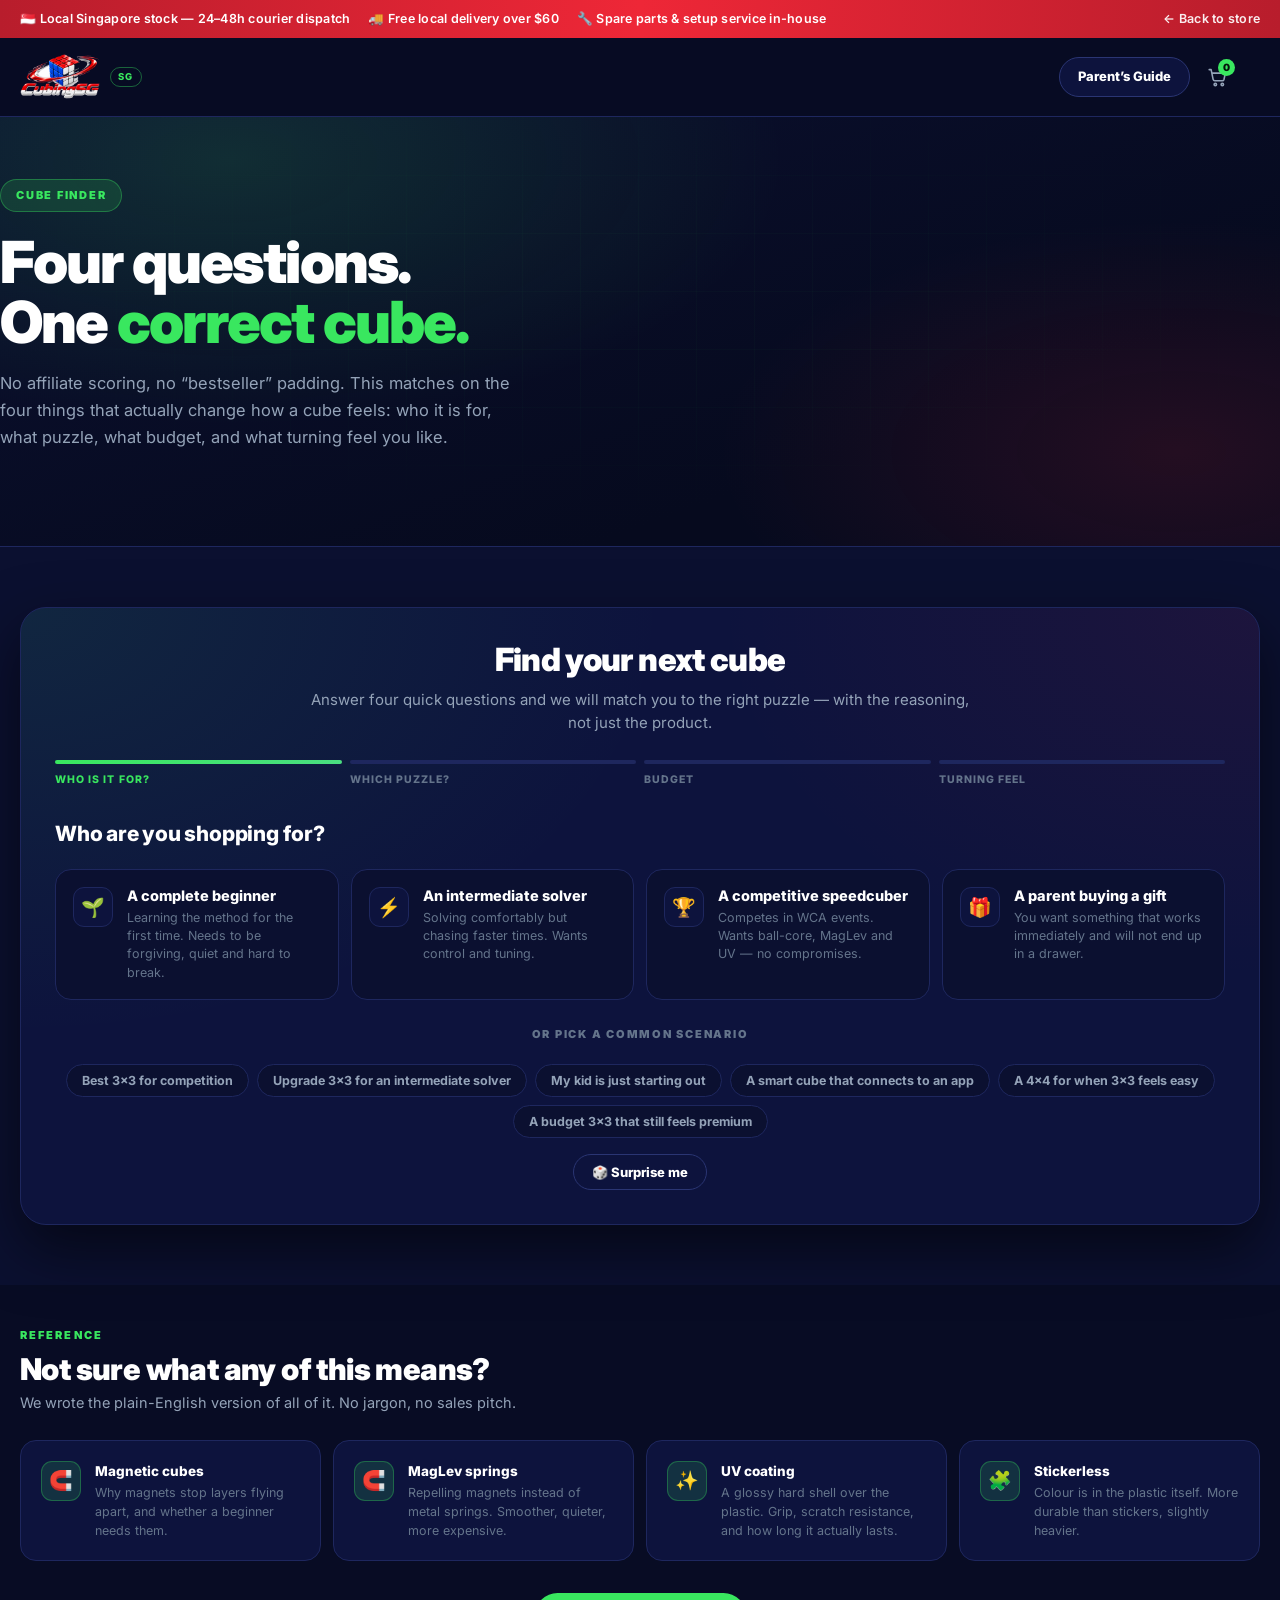
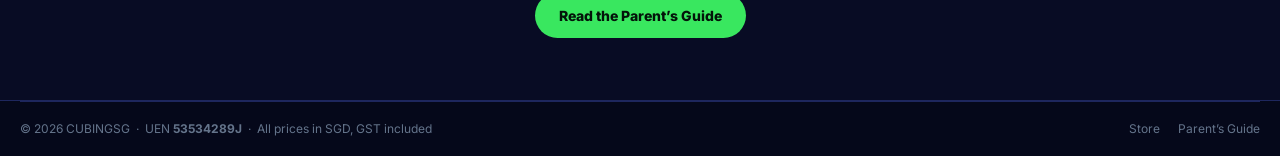
<file: CubingSG/storefront/cube-finder.html>
<!DOCTYPE html>
<html lang="en-SG">
<head>
<meta charset="utf-8">
<meta name="viewport" content="width=device-width, initial-scale=1">
<title>Cube Finder — CUBINGSG</title>
<meta name="description" content="Answer four questions and get a personalised speedcube recommendation from CubingSG, Singapore's local speedcube store.">
<link rel="icon" href="assets/logo-nav.png">
<link rel="preconnect" href="https://fonts.googleapis.com">
<link rel="preconnect" href="https://fonts.gstatic.com" crossorigin>
<link href="https://fonts.googleapis.com/css2?family=Inter:wght@400;600;700;800;900&display=swap" rel="stylesheet">
<link rel="stylesheet" href="css/core.css">
<link rel="stylesheet" href="css/catalog.css">
<link rel="stylesheet" href="css/cubefinder.css">
<link rel="stylesheet" href="css/parents.css">
</head>
<body>

<div class="ticker">
  <div class="wrap">
    <div class="ticker__msg">
      <span>🇸🇬 Local Singapore stock — 24–48h courier dispatch</span>
      <span>🚚 Free local delivery over $60</span>
      <span>🔧 Spare parts &amp; setup service in-house</span>
    </div>
    <div class="ticker__links"><a href="index.html">← Back to store</a></div>
  </div>
</div>

<header class="header">
  <div class="wrap header__inner">
    <a class="brand" href="index.html" aria-label="CubingSG home">
      <img src="assets/logo-nav.png" alt="CubingSG">
      <span class="brand__tag">SG</span>
    </a>
    <div class="header__actions" style="margin-left:auto">
      <a class="btn btn--ghost btn--sm" href="parents-guide.html">Parent&rsquo;s Guide</a>
      <a class="icon-btn" href="index.html#product-grid" aria-label="Cart">
        <svg width="21" height="21" aria-hidden="true"><use href="#u-cart"/></svg>
        <span class="icon-btn__count" data-cart-count>0</span>
      </a>
    </div>
  </div>
</header>

<section class="hero">
  <div class="hero__bg"></div>
  <div class="hero__grid-lines"></div>
  <div class="wrap hero__inner">
    <div style="grid-column:1/-1;max-width:840px">
      <span class="hero__eyebrow">Cube Finder</span>
      <h1>Four questions.<br>One <em>correct cube.</em></h1>
      <p class="hero__sub">
        No affiliate scoring, no &ldquo;bestseller&rdquo; padding. This matches on the four
        things that actually change how a cube feels: who it is for, what puzzle,
        what budget, and what turning feel you like.
      </p>
    </div>
  </div>
</section>

<section class="section" style="background:var(--bg-2)">
  <div class="wrap">
    <div class="finder" data-cube-finder></div>
  </div>
</section>

<section class="section section--tight">
  <div class="wrap">
    <div class="sec-head">
      <div>
        <div class="sec-head__eyebrow">Reference</div>
        <h2>Not sure what any of this means?</h2>
        <p>We wrote the plain-English version of all of it. No jargon, no sales pitch.</p>
      </div>
    </div>
    <div class="trust">
      <div class="trust__item"><span class="trust__ico">🧲</span><div><div class="trust__t">Magnetic cubes</div><div class="trust__d">Why magnets stop layers flying apart, and whether a beginner needs them.</div></div></div>
      <div class="trust__item"><span class="trust__ico">🧲</span><div><div class="trust__t">MagLev springs</div><div class="trust__d">Repelling magnets instead of metal springs. Smoother, quieter, more expensive.</div></div></div>
      <div class="trust__item"><span class="trust__ico">✨</span><div><div class="trust__t">UV coating</div><div class="trust__d">A glossy hard shell over the plastic. Grip, scratch resistance, and how long it actually lasts.</div></div></div>
      <div class="trust__item"><span class="trust__ico">🧩</span><div><div class="trust__t">Stickerless</div><div class="trust__d">Colour is in the plastic itself. More durable than stickers, slightly heavier.</div></div></div>
    </div>
    <div style="text-align:center;margin-top:32px">
      <a class="btn btn--primary" href="parents-guide.html">Read the Parent&rsquo;s Guide</a>
    </div>
  </div>
</section>

<footer class="footer">
  <div class="wrap">
    <div class="footer__bar">
      <span>© 2026 CUBINGSG &nbsp;·&nbsp; UEN <strong>53534289J</strong> &nbsp;·&nbsp; All prices in SGD, GST included</span>
      <div class="footer__legal"><a href="index.html">Store</a><a href="parents-guide.html">Parent&rsquo;s Guide</a></div>
    </div>
  </div>
</footer>

<script src="js/icons.js"></script>
<script src="js/data.js"></script>
<script src="js/site.js"></script>
<script src="js/cubefinder.js"></script>
</body>
</html>
</file>
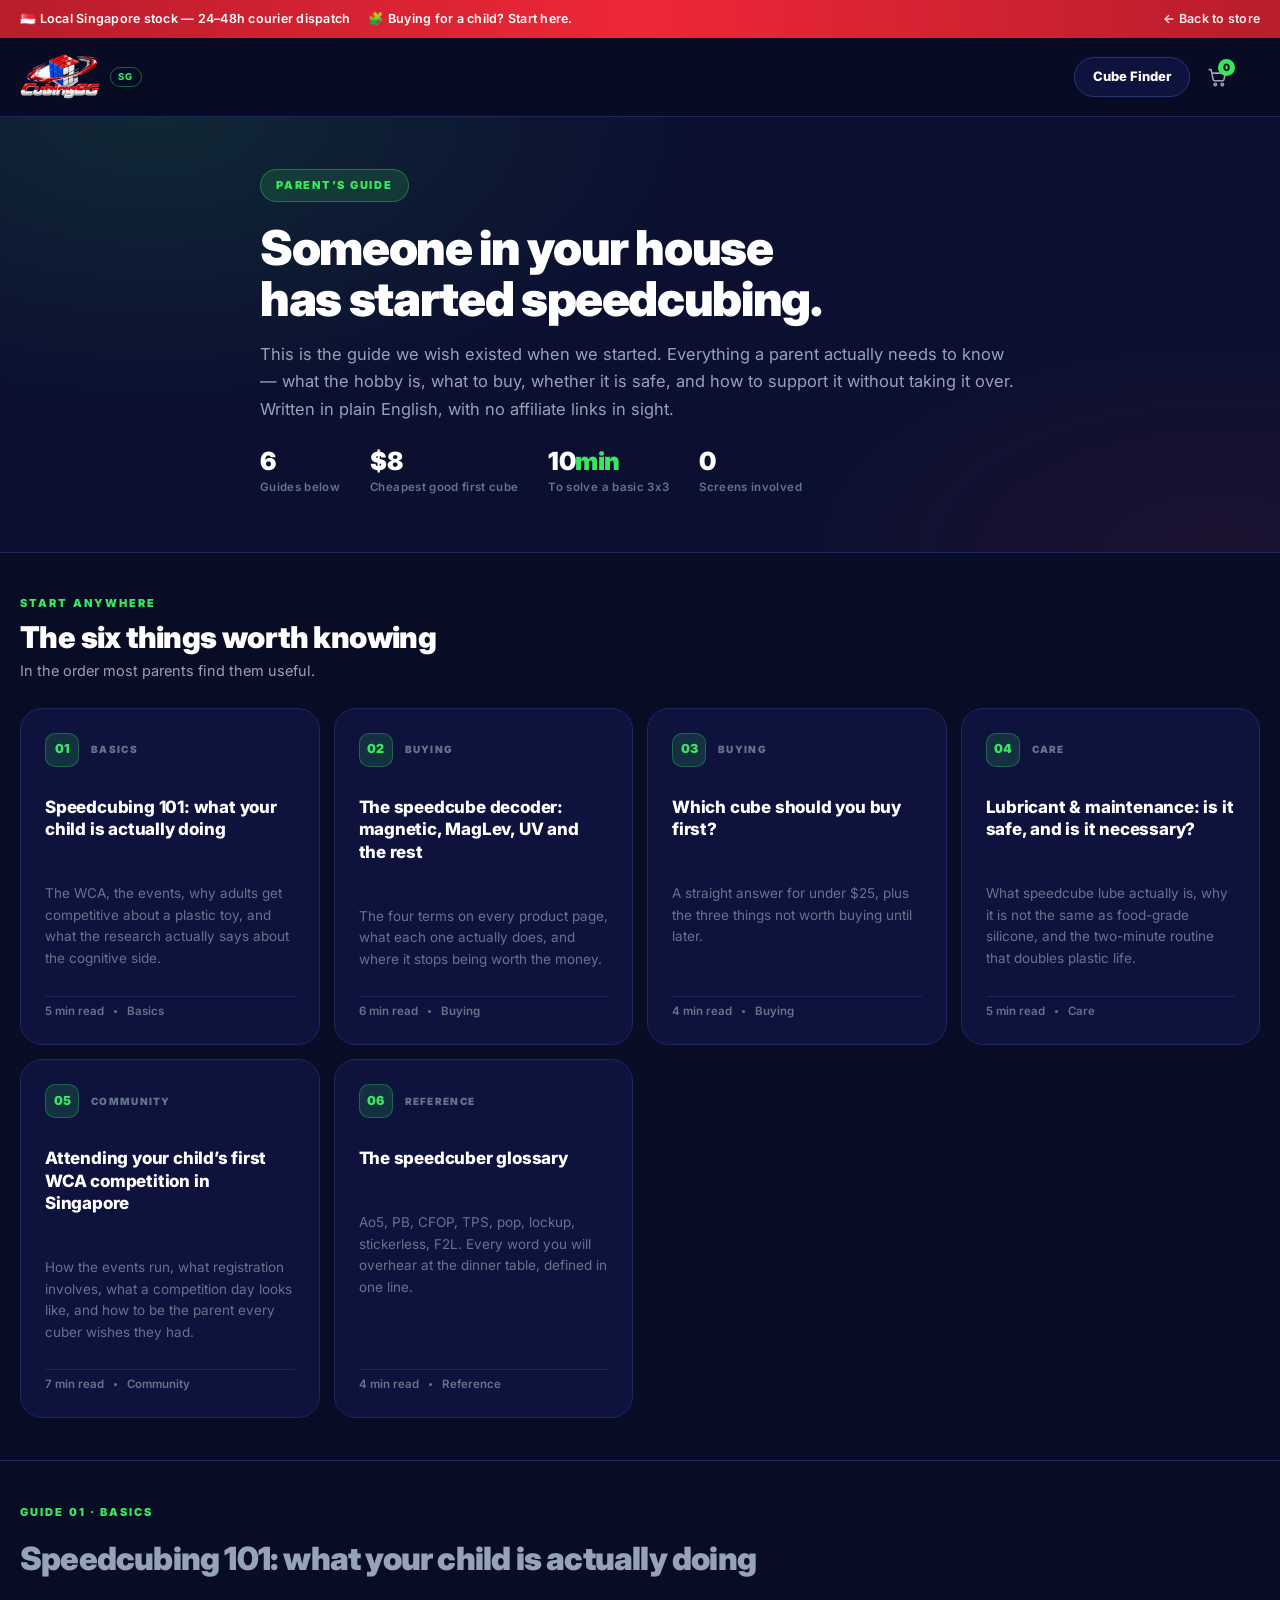
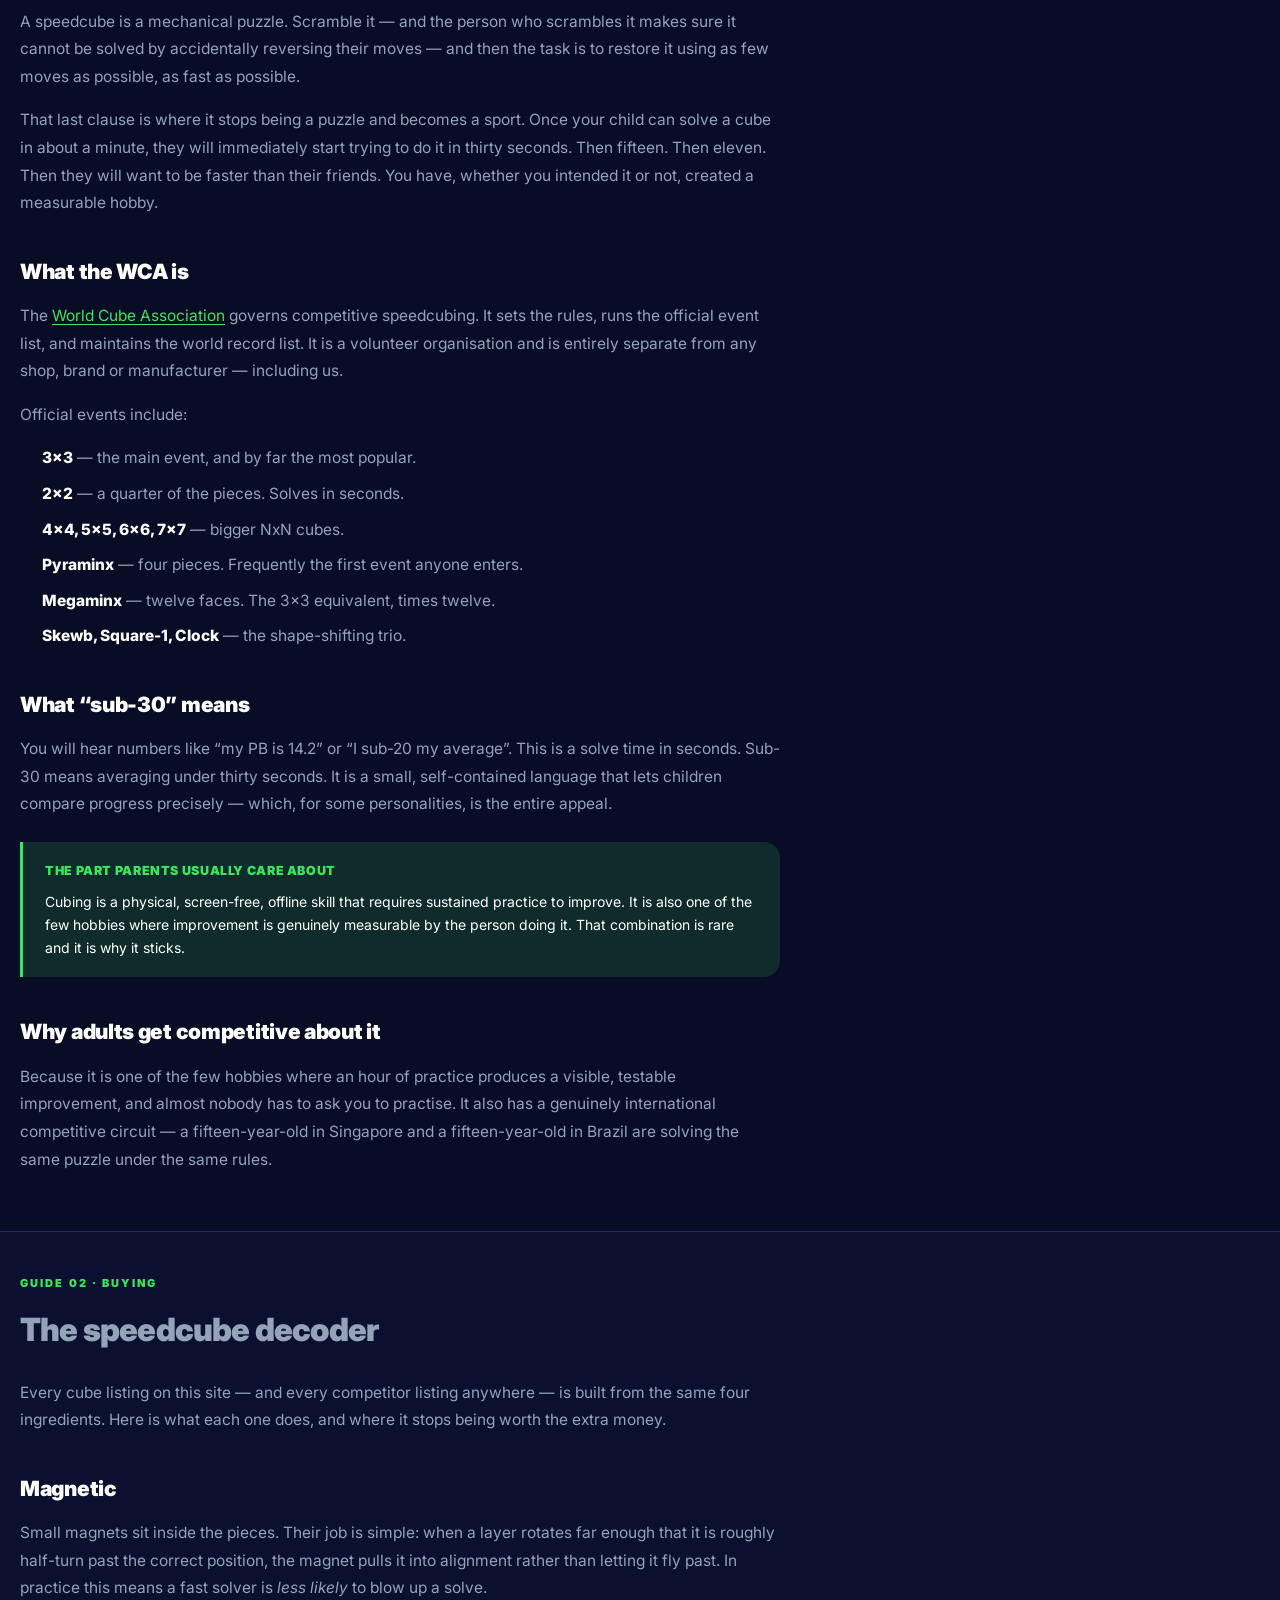
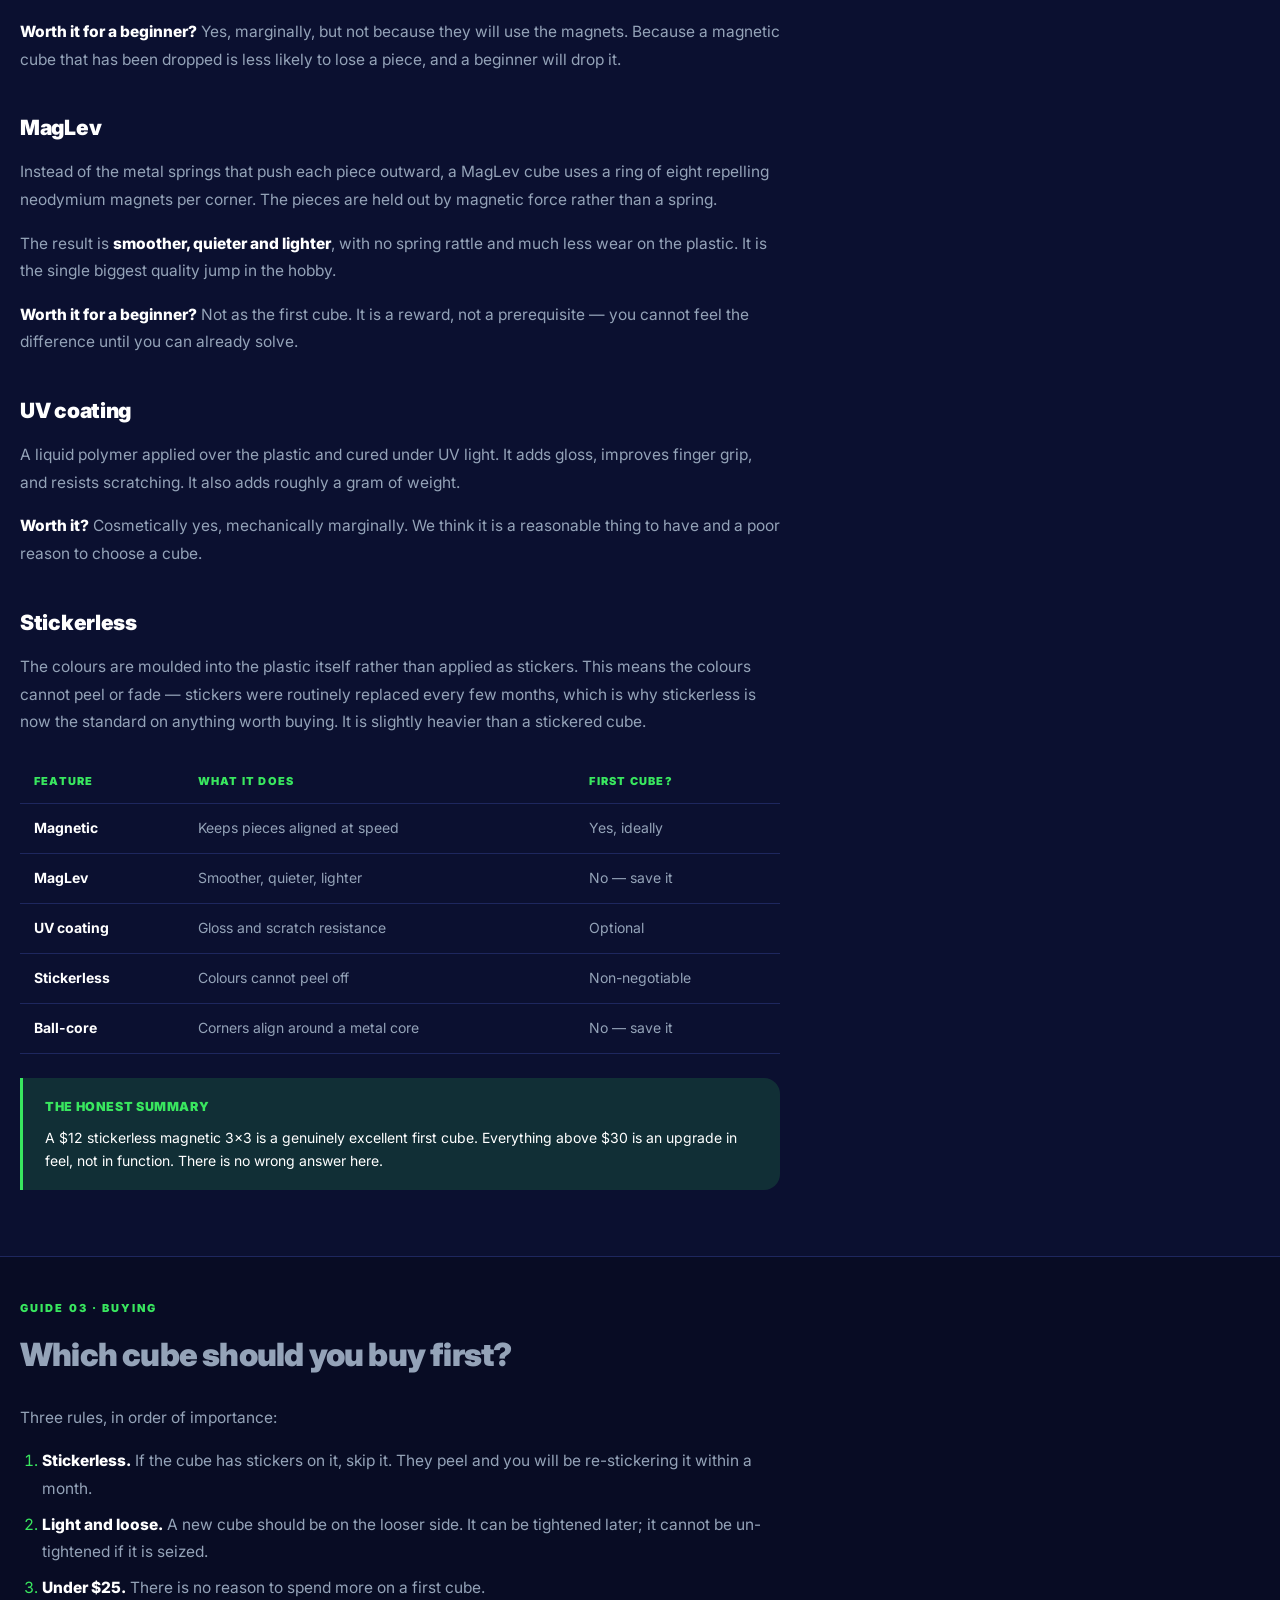
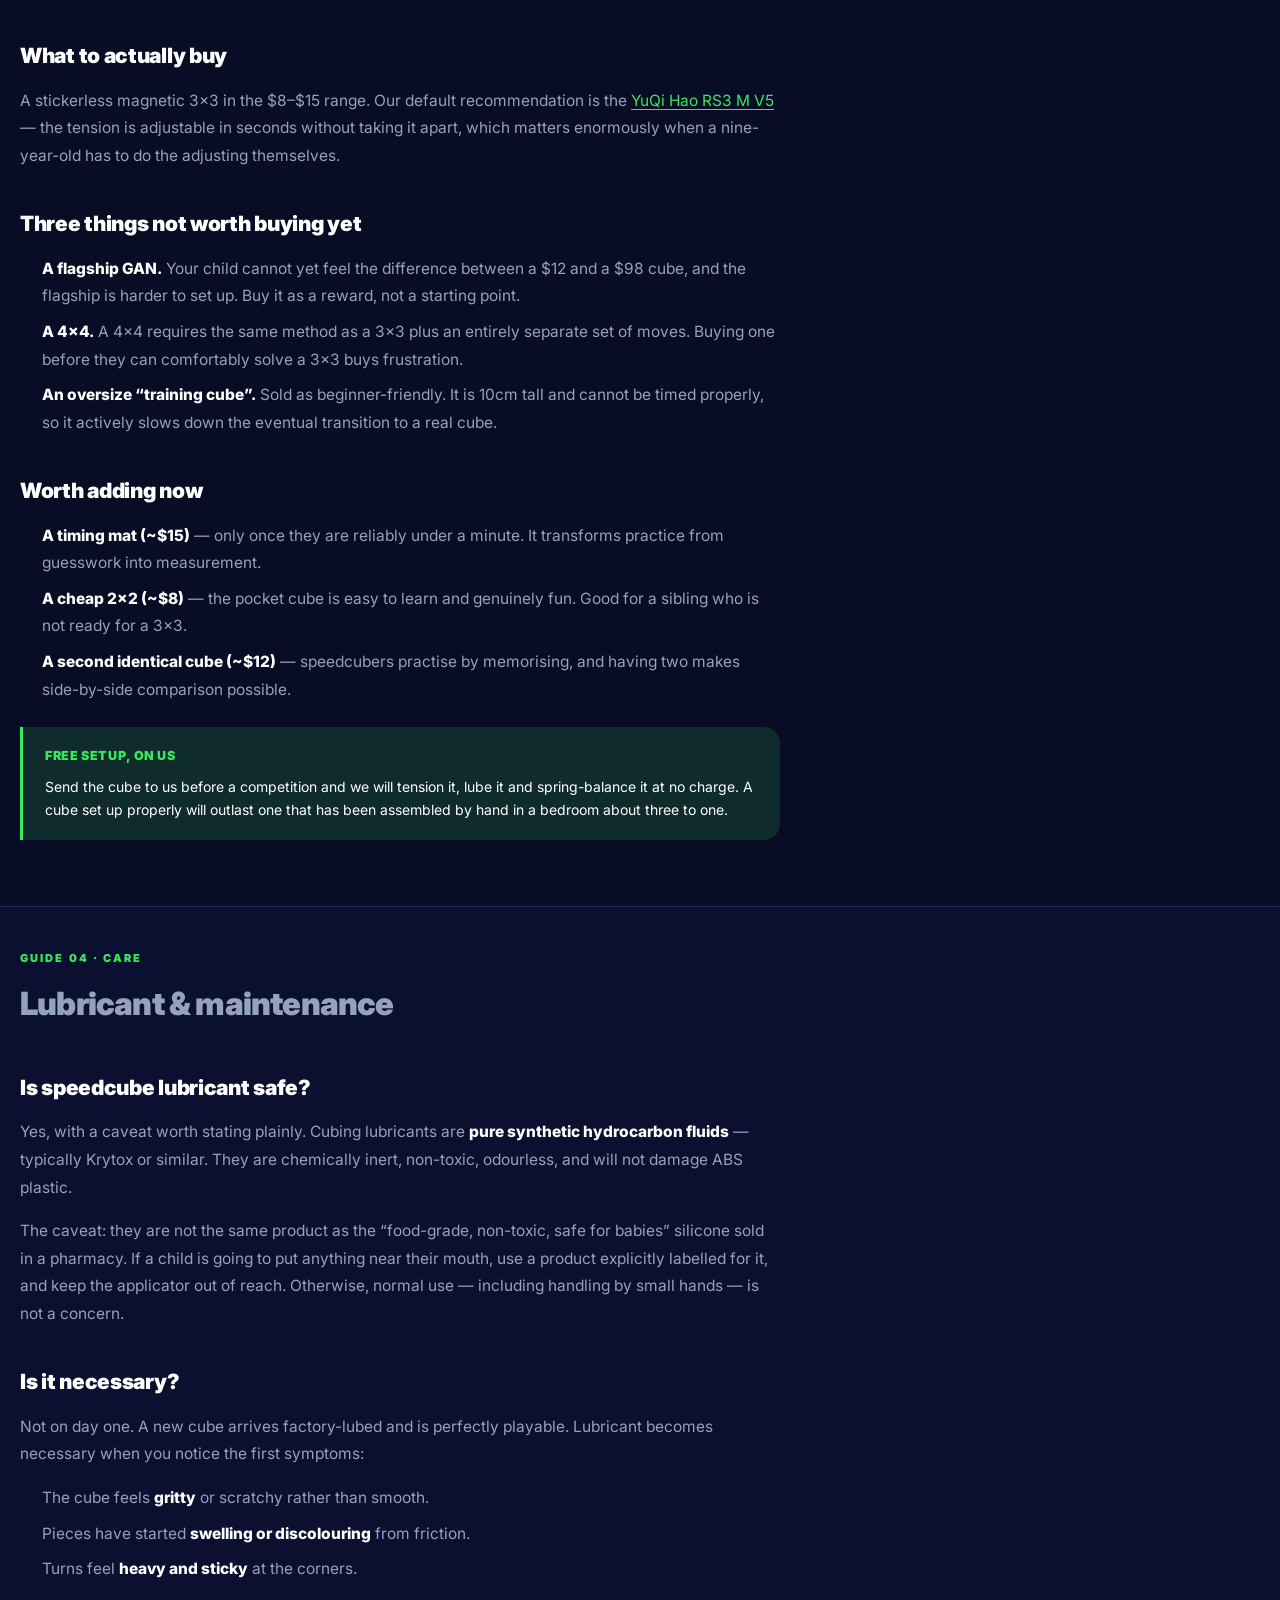
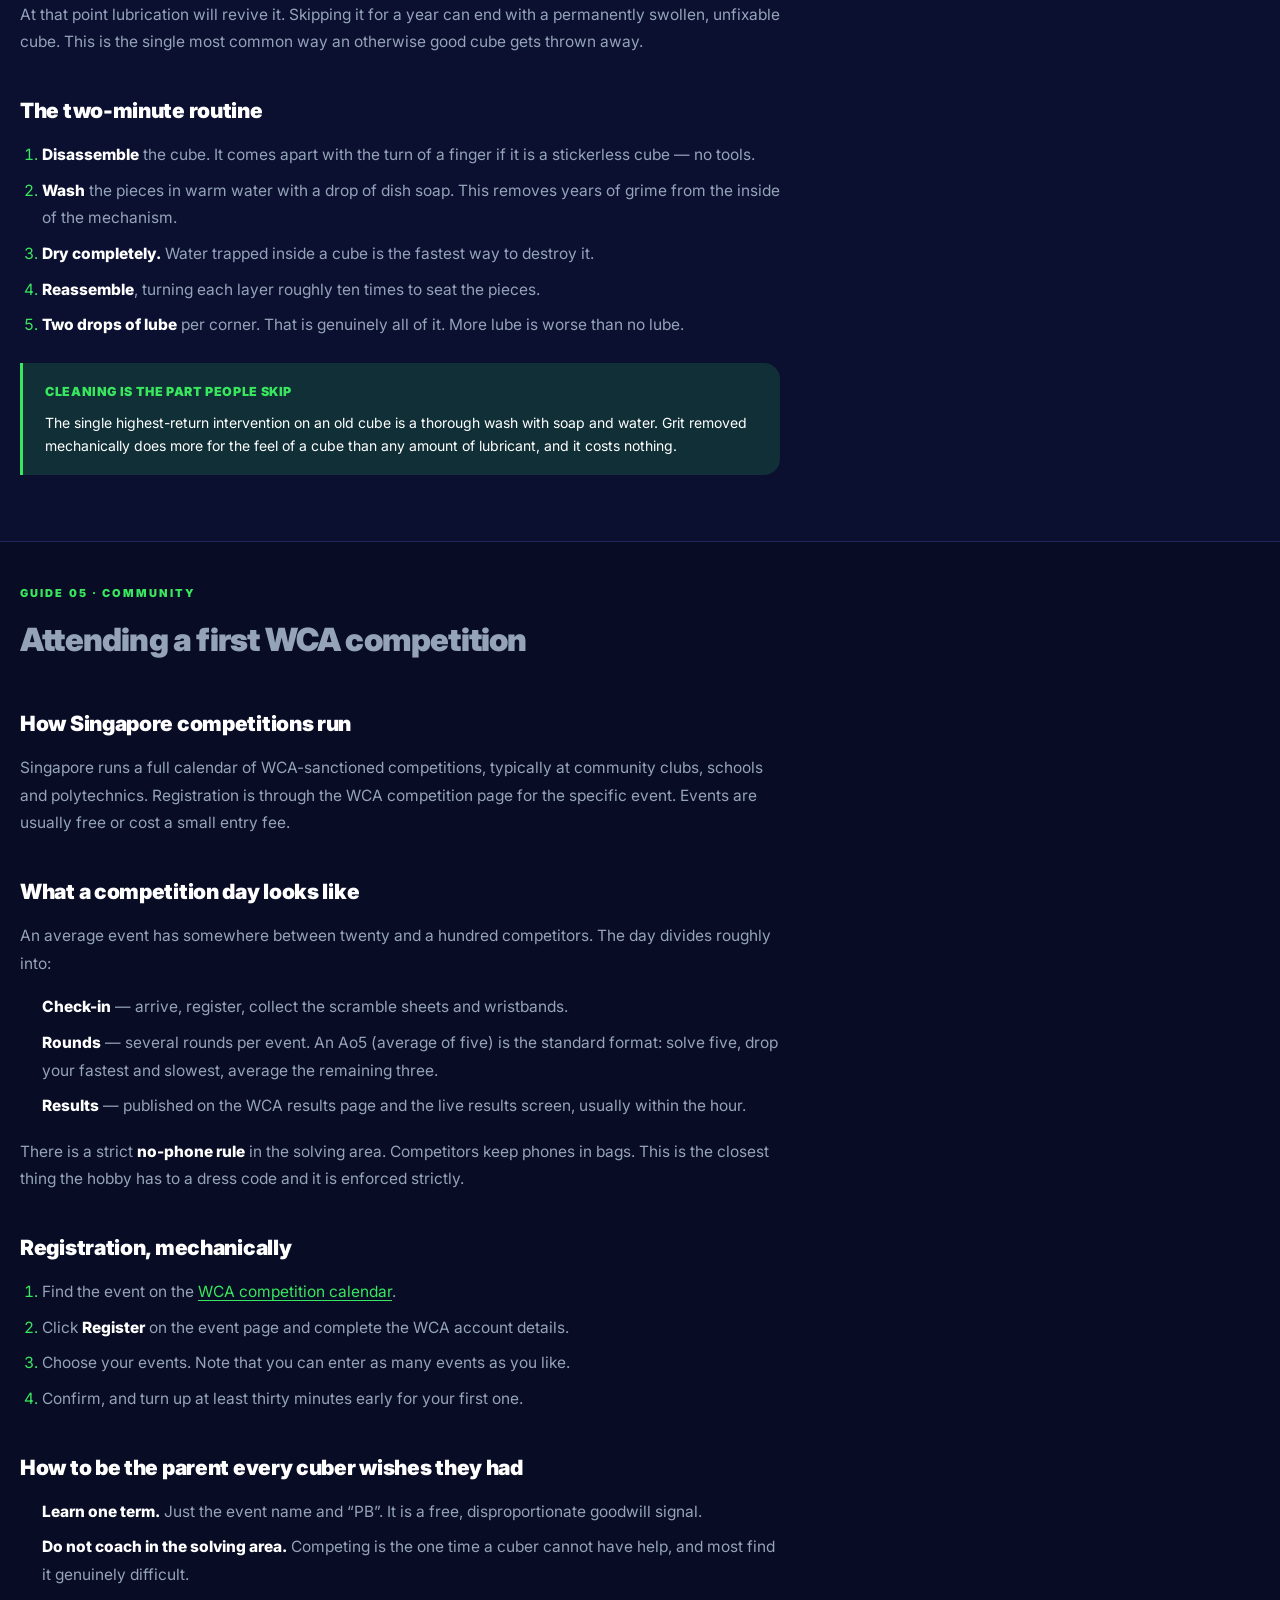
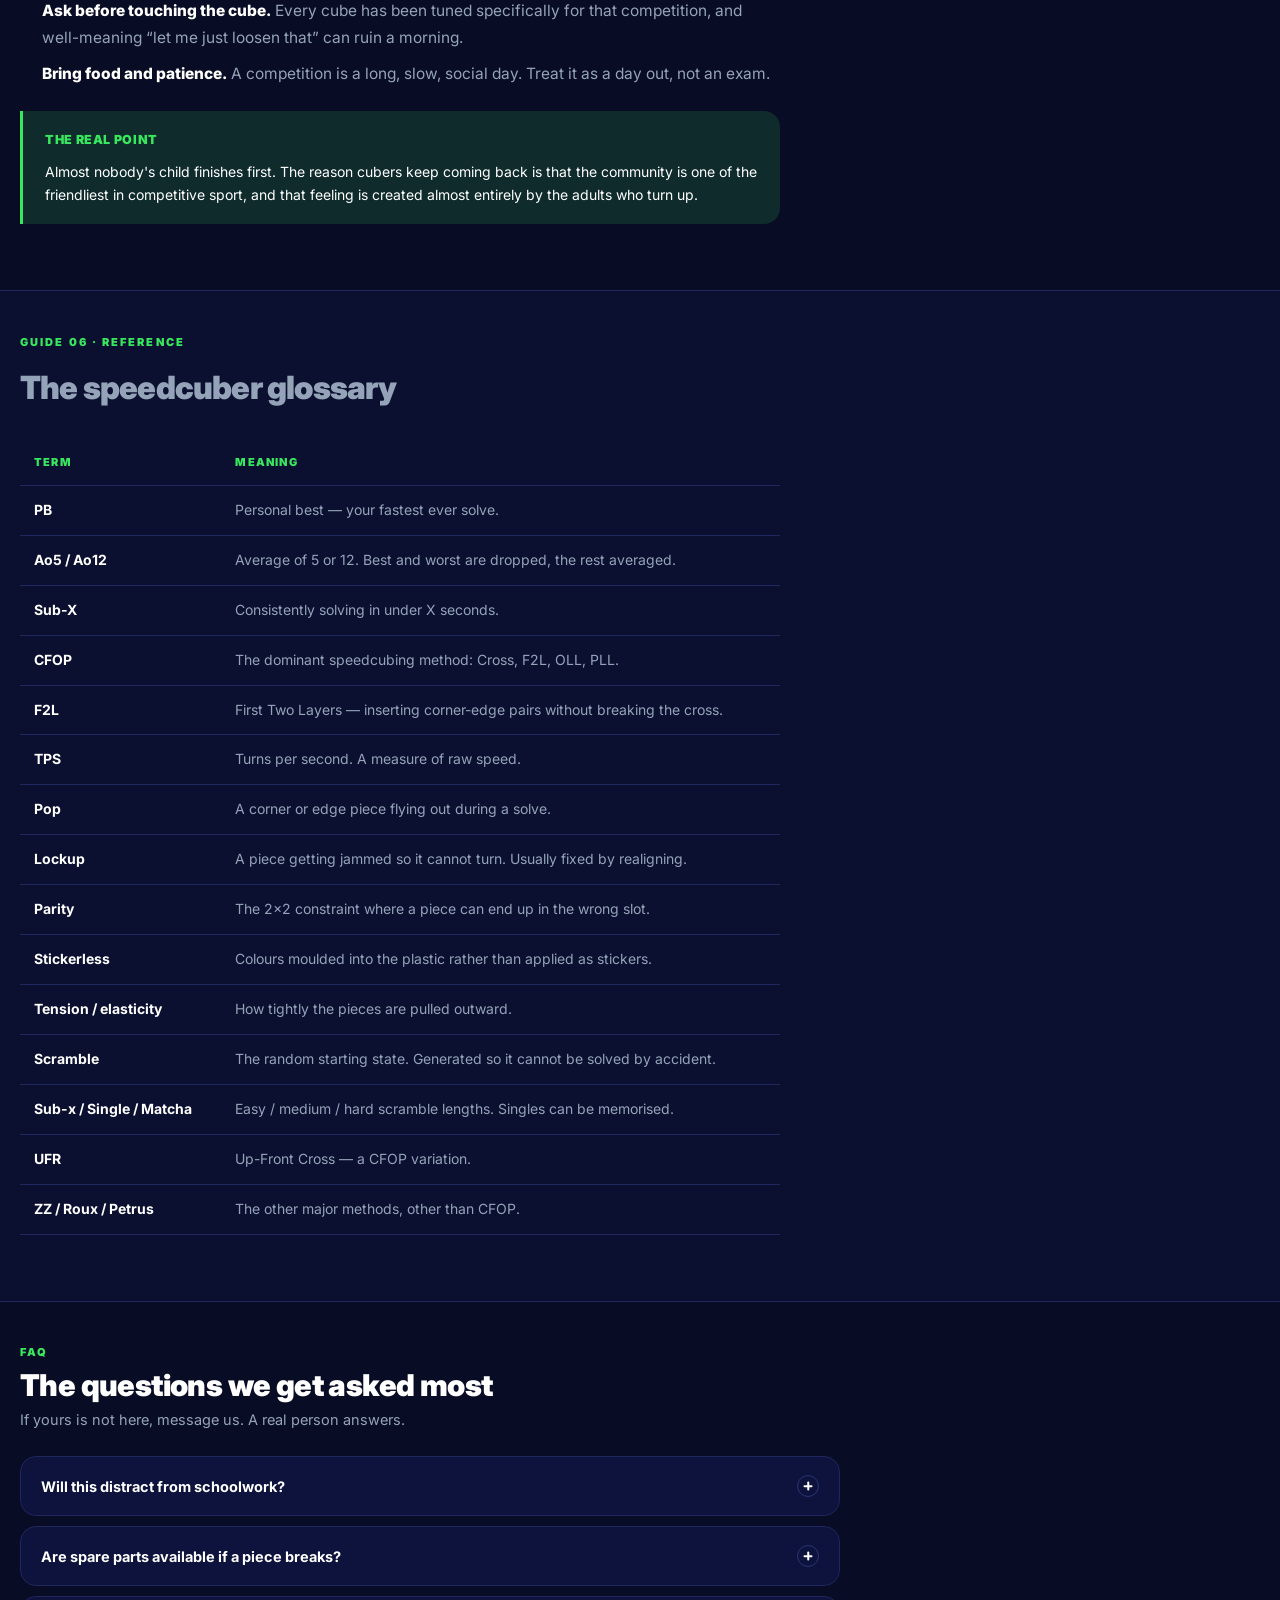
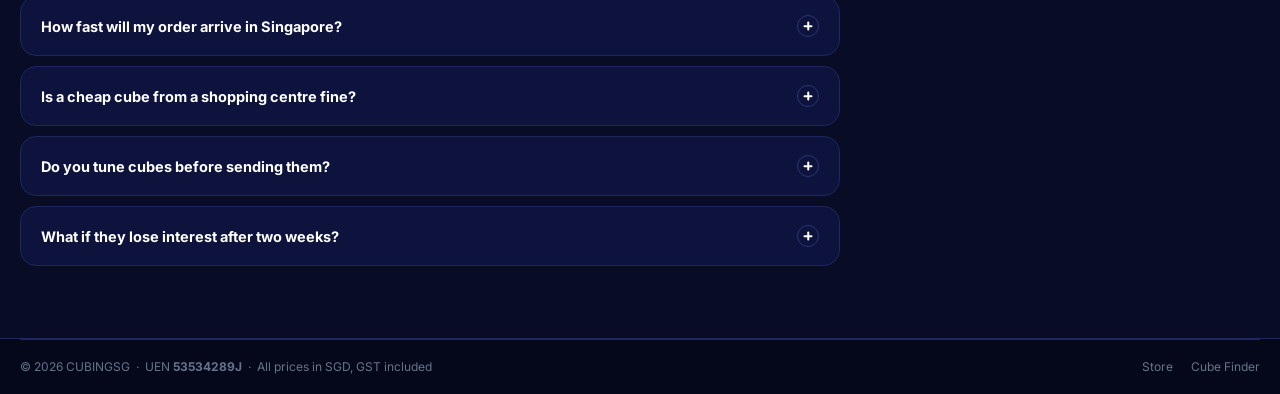
<file: CubingSG/storefront/parents-guide.html>
<!DOCTYPE html>
<html lang="en-SG">
<head>
<meta charset="utf-8">
<meta name="viewport" content="width=device-width, initial-scale=1">
<title>Parent's Guide to Cubing — CUBINGSG Singapore</title>
<meta name="description" content="A plain-English guide for parents: what speedcubing is, which cube to buy first, whether lubricant is safe, and how to attend a first WCA competition in Singapore.">
<link rel="icon" href="assets/logo-nav.png">
<link rel="preconnect" href="https://fonts.googleapis.com">
<link rel="preconnect" href="https://fonts.gstatic.com" crossorigin>
<link href="https://fonts.googleapis.com/css2?family=Inter:wght@400;600;700;800;900&display=swap" rel="stylesheet">
<link rel="stylesheet" href="css/core.css">
<link rel="stylesheet" href="css/catalog.css">
<link rel="stylesheet" href="css/cubefinder.css">
<link rel="stylesheet" href="css/parents.css">
</head>
<body>

<div class="ticker">
  <div class="wrap">
    <div class="ticker__msg">
      <span>🇸🇬 Local Singapore stock — 24–48h courier dispatch</span>
      <span>🧩 Buying for a child? Start here.</span>
    </div>
    <div class="ticker__links"><a href="index.html">← Back to store</a></div>
  </div>
</div>

<header class="header">
  <div class="wrap header__inner">
    <a class="brand" href="index.html" aria-label="CubingSG home">
      <img src="assets/logo-nav.png" alt="CubingSG">
      <span class="brand__tag">SG</span>
    </a>
    <div class="header__actions" style="margin-left:auto">
      <a class="btn btn--ghost btn--sm" href="cube-finder.html">Cube Finder</a>
      <a class="icon-btn" href="index.html#product-grid" aria-label="Cart">
        <svg width="21" height="21" aria-hidden="true"><use href="#u-cart"/></svg>
        <span class="icon-btn__count" data-cart-count>0</span>
      </a>
    </div>
  </div>
</header>

<!-- ======================================================= HERO -->
<section class="guide-hero">
  <div class="wrap guide-hero__inner">
    <span class="hero__eyebrow">Parent&rsquo;s Guide</span>
    <h1>Someone in your house<br>has started speedcubing.</h1>
    <p>
      This is the guide we wish existed when we started. Everything a parent
      actually needs to know — what the hobby is, what to buy, whether it is
      safe, and how to support it without taking it over. Written in plain
      English, with no affiliate links in sight.
    </p>
    <div class="guide-hero__facts">
      <div class="stat"><div class="stat__num">6</div><div class="stat__lbl">Guides below</div></div>
      <div class="stat"><div class="stat__num">$8</div><div class="stat__lbl">Cheapest good first cube</div></div>
      <div class="stat"><div class="stat__num">10<span>min</span></div><div class="stat__lbl">To solve a basic 3x3</div></div>
      <div class="stat"><div class="stat__num">0</div><div class="stat__lbl">Screens involved</div></div>
    </div>
  </div>
</section>

<!-- ======================================================= ARTICLE INDEX -->
<section class="section section--tight">
  <div class="wrap">
    <div class="sec-head">
      <div>
        <div class="sec-head__eyebrow">Start anywhere</div>
        <h2>The six things worth knowing</h2>
        <p>In the order most parents find them useful.</p>
      </div>
    </div>

    <div class="guide-grid">

      <a class="article" href="#s101" id="s101">
        <div class="article__head"><span class="article__num">01</span><span class="article__cat">Basics</span></div>
        <h3 class="article__t">Speedcubing 101: what your child is actually doing</h3>
        <p class="article__d">The WCA, the events, why adults get competitive about a plastic toy, and what the research actually says about the cognitive side.</p>
        <div class="article__meta"><span>5 min read</span><span class="dot"></span><span>Basics</span></div>
      </a>

      <a class="article" href="#tech" id="tech">
        <div class="article__head"><span class="article__num">02</span><span class="article__cat">Buying</span></div>
        <h3 class="article__t">The speedcube decoder: magnetic, MagLev, UV and the rest</h3>
        <p class="article__d">The four terms on every product page, what each one actually does, and where it stops being worth the money.</p>
        <div class="article__meta"><span>6 min read</span><span class="dot"></span><span>Buying</span></div>
      </a>

      <a class="article" href="#first-cube" id="first-cube">
        <div class="article__head"><span class="article__num">03</span><span class="article__cat">Buying</span></div>
        <h3 class="article__t">Which cube should you buy first?</h3>
        <p class="article__d">A straight answer for under $25, plus the three things not worth buying until later.</p>
        <div class="article__meta"><span>4 min read</span><span class="dot"></span><span>Buying</span></div>
      </a>

      <a class="article" href="#maintenance" id="maintenance">
        <div class="article__head"><span class="article__num">04</span><span class="article__cat">Care</span></div>
        <h3 class="article__t">Lubricant &amp; maintenance: is it safe, and is it necessary?</h3>
        <p class="article__d">What speedcube lube actually is, why it is not the same as food-grade silicone, and the two-minute routine that doubles plastic life.</p>
        <div class="article__meta"><span>5 min read</span><span class="dot"></span><span>Care</span></div>
      </a>

      <a class="article" href="#competitions" id="competitions">
        <div class="article__head"><span class="article__num">05</span><span class="article__cat">Community</span></div>
        <h3 class="article__t">Attending your child&rsquo;s first WCA competition in Singapore</h3>
        <p class="article__d">How the events run, what registration involves, what a competition day looks like, and how to be the parent every cuber wishes they had.</p>
        <div class="article__meta"><span>7 min read</span><span class="dot"></span><span>Community</span></div>
      </a>

      <a class="article" href="#glossary" id="glossary">
        <div class="article__head"><span class="article__num">06</span><span class="article__cat">Reference</span></div>
        <h3 class="article__t">The speedcuber glossary</h3>
        <p class="article__d">Ao5, PB, CFOP, TPS, pop, lockup, stickerless, F2L. Every word you will overhear at the dinner table, defined in one line.</p>
        <div class="article__meta"><span>4 min read</span><span class="dot"></span><span>Reference</span></div>
      </a>

    </div>
  </div>
</section>

<!-- ======================================================= 01 S101 -->
<section class="section section--tight" style="border-top:1px solid var(--line)">
  <div class="wrap">
    <div class="prose">
      <div class="sec-head__eyebrow">Guide 01 · Basics</div>
      <h2 style="font-size:32px;font-weight:900;letter-spacing:-.025em;margin:0 0 20px">Speedcubing 101: what your child is actually doing</h2>

      <p>
        A speedcube is a mechanical puzzle. Scramble it — and the person who scrambles
        it makes sure it cannot be solved by accidentally reversing their moves — and
        then the task is to restore it using as few moves as possible, as fast as possible.
      </p>
      <p>
        That last clause is where it stops being a puzzle and becomes a sport. Once your
        child can solve a cube in about a minute, they will immediately start trying to
        do it in thirty seconds. Then fifteen. Then eleven. Then they will want to be
        faster than their friends. You have, whether you intended it or not, created a
        measurable hobby.
      </p>

      <h3>What the WCA is</h3>
      <p>
        The <a href="https://www.worldcubeassociation.org" target="_blank" rel="noopener">World Cube Association</a>
        governs competitive speedcubing. It sets the rules, runs the official event
        list, and maintains the world record list. It is a volunteer organisation and
        is entirely separate from any shop, brand or manufacturer — including us.
      </p>
      <p>Official events include:</p>
      <ul>
        <li><strong>3x3</strong> — the main event, and by far the most popular.</li>
        <li><strong>2x2</strong> — a quarter of the pieces. Solves in seconds.</li>
        <li><strong>4x4, 5x5, 6x6, 7x7</strong> — bigger NxN cubes.</li>
        <li><strong>Pyraminx</strong> — four pieces. Frequently the first event anyone enters.</li>
        <li><strong>Megaminx</strong> — twelve faces. The 3x3 equivalent, times twelve.</li>
        <li><strong>Skewb, Square-1, Clock</strong> — the shape-shifting trio.</li>
      </ul>

      <h3>What &ldquo;sub-30&rdquo; means</h3>
      <p>
        You will hear numbers like &ldquo;my PB is 14.2&rdquo; or &ldquo;I sub-20 my
        average&rdquo;. This is a solve time in seconds. Sub-30 means averaging under
        thirty seconds. It is a small, self-contained language that lets children
        compare progress precisely — which, for some personalities, is the entire
        appeal.
      </p>

      <div class="callout">
        <div class="callout__t">The part parents usually care about</div>
        <p>
          Cubing is a physical, screen-free, offline skill that requires sustained
          practice to improve. It is also one of the few hobbies where improvement is
          genuinely measurable by the person doing it. That combination is rare and it
          is why it sticks.
        </p>
      </div>

      <h3>Why adults get competitive about it</h3>
      <p>
        Because it is one of the few hobbies where an hour of practice produces a
        visible, testable improvement, and almost nobody has to ask you to practise.
        It also has a genuinely international competitive circuit — a fifteen-year-old
        in Singapore and a fifteen-year-old in Brazil are solving the same puzzle under
        the same rules.
      </p>
    </div>
  </div>
</section>

<!-- ======================================================= 02 TECH -->
<section class="section section--tight" style="background:var(--bg-2);border-block:1px solid var(--line)">
  <div class="wrap">
    <div class="prose">
      <div class="sec-head__eyebrow">Guide 02 · Buying</div>
      <h2 style="font-size:32px;font-weight:900;letter-spacing:-.025em;margin:0 0 20px">The speedcube decoder</h2>
      <p>
        Every cube listing on this site — and every competitor listing anywhere — is
        built from the same four ingredients. Here is what each one does, and where it
        stops being worth the extra money.
      </p>

      <h3>Magnetic</h3>
      <p>
        Small magnets sit inside the pieces. Their job is simple: when a layer rotates
        far enough that it is roughly half-turn past the correct position, the magnet
        pulls it into alignment rather than letting it fly past. In practice this means
        a fast solver is <em>less likely</em> to blow up a solve.
      </p>
      <p>
        <strong>Worth it for a beginner?</strong> Yes, marginally, but not because they
        will use the magnets. Because a magnetic cube that has been dropped is less
        likely to lose a piece, and a beginner will drop it.
      </p>

      <h3>MagLev</h3>
      <p>
        Instead of the metal springs that push each piece outward, a MagLev cube uses a
        ring of eight repelling neodymium magnets per corner. The pieces are held out by
        magnetic force rather than a spring.
      </p>
      <p>
        The result is <strong>smoother, quieter and lighter</strong>, with no spring
        rattle and much less wear on the plastic. It is the single biggest quality jump
        in the hobby.
      </p>
      <p>
        <strong>Worth it for a beginner?</strong> Not as the first cube. It is a reward,
        not a prerequisite — you cannot feel the difference until you can already solve.
      </p>

      <h3>UV coating</h3>
      <p>
        A liquid polymer applied over the plastic and cured under UV light. It adds
        gloss, improves finger grip, and resists scratching. It also adds roughly a
        gram of weight.
      </p>
      <p>
        <strong>Worth it?</strong> Cosmetically yes, mechanically marginally. We think
        it is a reasonable thing to have and a poor reason to choose a cube.
      </p>

      <h3>Stickerless</h3>
      <p>
        The colours are moulded into the plastic itself rather than applied as stickers.
        This means the colours cannot peel or fade — stickers were routinely replaced
        every few months, which is why stickerless is now the standard on anything
        worth buying. It is slightly heavier than a stickered cube.
      </p>

      <table class="compare">
        <thead>
          <tr><th>Feature</th><th>What it does</th><th>First cube?</th></tr>
        </thead>
        <tbody>
          <tr><td>Magnetic</td><td>Keeps pieces aligned at speed</td><td>Yes, ideally</td></tr>
          <tr><td>MagLev</td><td>Smoother, quieter, lighter</td><td>No — save it</td></tr>
          <tr><td>UV coating</td><td>Gloss and scratch resistance</td><td>Optional</td></tr>
          <tr><td>Stickerless</td><td>Colours cannot peel off</td><td>Non-negotiable</td></tr>
          <tr><td>Ball-core</td><td>Corners align around a metal core</td><td>No — save it</td></tr>
        </tbody>
      </table>

      <div class="callout">
        <div class="callout__t">The honest summary</div>
        <p>
          A $12 stickerless magnetic 3x3 is a genuinely excellent first cube. Everything
          above $30 is an upgrade in feel, not in function. There is no wrong answer here.
        </p>
      </div>
    </div>
  </div>
</section>

<!-- ======================================================= 03 FIRST CUBE -->
<section class="section section--tight">
  <div class="wrap">
    <div class="prose">
      <div class="sec-head__eyebrow">Guide 03 · Buying</div>
      <h2 style="font-size:32px;font-weight:900;letter-spacing:-.025em;margin:0 0 20px">Which cube should you buy first?</h2>
      <p>
        Three rules, in order of importance:
      </p>
      <ol>
        <li><strong>Stickerless.</strong> If the cube has stickers on it, skip it. They peel and you will be re-stickering it within a month.</li>
        <li><strong>Light and loose.</strong> A new cube should be on the looser side. It can be tightened later; it cannot be un-tightened if it is seized.</li>
        <li><strong>Under $25.</strong> There is no reason to spend more on a first cube.</li>
      </ol>

      <h3>What to actually buy</h3>
      <p>
        A stickerless magnetic 3x3 in the $8–$15 range. Our default recommendation is the
        <a href="index.html#product-grid">YuQi Hao RS3 M V5</a> — the tension is adjustable
        in seconds without taking it apart, which matters enormously when a nine-year-old
        has to do the adjusting themselves.
      </p>

      <h3>Three things not worth buying yet</h3>
      <ul>
        <li><strong>A flagship GAN.</strong> Your child cannot yet feel the difference between a $12 and a $98 cube, and the flagship is harder to set up. Buy it as a reward, not a starting point.</li>
        <li><strong>A 4x4.</strong> A 4x4 requires the same method as a 3x3 plus an entirely separate set of moves. Buying one before they can comfortably solve a 3x3 buys frustration.</li>
        <li><strong>An oversize &ldquo;training cube&rdquo;.</strong> Sold as beginner-friendly. It is 10cm tall and cannot be timed properly, so it actively slows down the eventual transition to a real cube.</li>
      </ul>

      <h3>Worth adding now</h3>
      <ul>
        <li><strong>A timing mat (~$15)</strong> — only once they are reliably under a minute. It transforms practice from guesswork into measurement.</li>
        <li><strong>A cheap 2x2 (~$8)</strong> — the pocket cube is easy to learn and genuinely fun. Good for a sibling who is not ready for a 3x3.</li>
        <li><strong>A second identical cube (~$12)</strong> — speedcubers practise by memorising, and having two makes side-by-side comparison possible.</li>
      </ul>

      <div class="callout">
        <div class="callout__t">Free setup, on us</div>
        <p>
          Send the cube to us before a competition and we will tension it, lube it and
          spring-balance it at no charge. A cube set up properly will outlast one that
          has been assembled by hand in a bedroom about three to one.
        </p>
      </div>
    </div>
  </div>
</section>

<!-- ======================================================= 04 MAINTENANCE -->
<section class="section section--tight" style="background:var(--bg-2);border-block:1px solid var(--line)">
  <div class="wrap">
    <div class="prose">
      <div class="sec-head__eyebrow">Guide 04 · Care</div>
      <h2 style="font-size:32px;font-weight:900;letter-spacing:-.025em;margin:0 0 20px">Lubricant &amp; maintenance</h2>

      <h3>Is speedcube lubricant safe?</h3>
      <p>
        Yes, with a caveat worth stating plainly. Cubing lubricants are <strong>pure
        synthetic hydrocarbon fluids</strong> — typically Krytox or similar. They are
        chemically inert, non-toxic, odourless, and will not damage ABS plastic.
      </p>
      <p>
        The caveat: they are not the same product as the &ldquo;food-grade, non-toxic,
        safe for babies&rdquo; silicone sold in a pharmacy. If a child is going to put
        anything near their mouth, use a product explicitly labelled for it, and keep
        the applicator out of reach. Otherwise, normal use — including handling by small
        hands — is not a concern.
      </p>

      <h3>Is it necessary?</h3>
      <p>
        Not on day one. A new cube arrives factory-lubed and is perfectly playable.
        Lubricant becomes necessary when you notice the first symptoms:
      </p>
      <ul>
        <li>The cube feels <strong>gritty</strong> or scratchy rather than smooth.</li>
        <li>Pieces have started <strong>swelling or discolouring</strong> from friction.</li>
        <li>Turns feel <strong>heavy and sticky</strong> at the corners.</li>
      </ul>
      <p>
        At that point lubrication will revive it. Skipping it for a year can end with a
        permanently swollen, unfixable cube. This is the single most common way an
        otherwise good cube gets thrown away.
      </p>

      <h3>The two-minute routine</h3>
      <ol>
        <li><strong>Disassemble</strong> the cube. It comes apart with the turn of a finger if it is a stickerless cube — no tools.</li>
        <li><strong>Wash</strong> the pieces in warm water with a drop of dish soap. This removes years of grime from the inside of the mechanism.</li>
        <li><strong>Dry completely.</strong> Water trapped inside a cube is the fastest way to destroy it.</li>
        <li><strong>Reassemble</strong>, turning each layer roughly ten times to seat the pieces.</li>
        <li><strong>Two drops of lube</strong> per corner. That is genuinely all of it. More lube is worse than no lube.</li>
      </ol>

      <div class="callout">
        <div class="callout__t">Cleaning is the part people skip</div>
        <p>
          The single highest-return intervention on an old cube is a thorough wash with
          soap and water. Grit removed mechanically does more for the feel of a cube
          than any amount of lubricant, and it costs nothing.
        </p>
      </div>
    </div>
  </div>
</section>

<!-- ======================================================= 05 COMPETITIONS -->
<section class="section section--tight">
  <div class="wrap">
    <div class="prose">
      <div class="sec-head__eyebrow">Guide 05 · Community</div>
      <h2 style="font-size:32px;font-weight:900;letter-spacing:-.025em;margin:0 0 20px">Attending a first WCA competition</h2>

      <h3>How Singapore competitions run</h3>
      <p>
        Singapore runs a full calendar of WCA-sanctioned competitions, typically at
        community clubs, schools and polytechnics. Registration is through the WCA
        competition page for the specific event. Events are usually free or cost a small
        entry fee.
      </p>

      <h3>What a competition day looks like</h3>
      <p>
        An average event has somewhere between twenty and a hundred competitors. The day
        divides roughly into:
      </p>
      <ul>
        <li><strong>Check-in</strong> — arrive, register, collect the scramble sheets and wristbands.</li>
        <li><strong>Rounds</strong> — several rounds per event. An Ao5 (average of five) is the standard format: solve five, drop your fastest and slowest, average the remaining three.</li>
        <li><strong>Results</strong> — published on the WCA results page and the live results screen, usually within the hour.</li>
      </ul>
      <p>
        There is a strict <strong>no-phone rule</strong> in the solving area. Competitors
        keep phones in bags. This is the closest thing the hobby has to a dress code and
        it is enforced strictly.
      </p>

      <h3>Registration, mechanically</h3>
      <ol>
        <li>Find the event on the <a href="https://www.worldcubeassociation.org/results/calendar.php" target="_blank" rel="noopener">WCA competition calendar</a>.</li>
        <li>Click <strong>Register</strong> on the event page and complete the WCA account details.</li>
        <li>Choose your events. Note that you can enter as many events as you like.</li>
        <li>Confirm, and turn up at least thirty minutes early for your first one.</li>
      </ol>

      <h3>How to be the parent every cuber wishes they had</h3>
      <ul>
        <li><strong>Learn one term.</strong> Just the event name and &ldquo;PB&rdquo;. It is a free, disproportionate goodwill signal.</li>
        <li><strong>Do not coach in the solving area.</strong> Competing is the one time a cuber cannot have help, and most find it genuinely difficult.</li>
        <li><strong>Ask before touching the cube.</strong> Every cube has been tuned specifically for that competition, and well-meaning &ldquo;let me just loosen that&rdquo; can ruin a morning.</li>
        <li><strong>Bring food and patience.</strong> A competition is a long, slow, social day. Treat it as a day out, not an exam.</li>
      </ul>

      <div class="callout">
        <div class="callout__t">The real point</div>
        <p>
          Almost nobody's child finishes first. The reason cubers keep coming back is
          that the community is one of the friendliest in competitive sport, and that
          feeling is created almost entirely by the adults who turn up.
        </p>
      </div>
    </div>
  </div>
</section>

<!-- ======================================================= 06 GLOSSARY -->
<section class="section section--tight" style="background:var(--bg-2);border-block:1px solid var(--line)">
  <div class="wrap">
    <div class="prose">
      <div class="sec-head__eyebrow">Guide 06 · Reference</div>
      <h2 style="font-size:32px;font-weight:900;letter-spacing:-.025em;margin:0 0 20px">The speedcuber glossary</h2>

      <table class="compare">
        <thead><tr><th>Term</th><th>Meaning</th></tr></thead>
        <tbody>
          <tr><td>PB</td><td>Personal best — your fastest ever solve.</td></tr>
          <tr><td>Ao5 / Ao12</td><td>Average of 5 or 12. Best and worst are dropped, the rest averaged.</td></tr>
          <tr><td>Sub-X</td><td>Consistently solving in under X seconds.</td></tr>
          <tr><td>CFOP</td><td>The dominant speedcubing method: Cross, F2L, OLL, PLL.</td></tr>
          <tr><td>F2L</td><td>First Two Layers — inserting corner-edge pairs without breaking the cross.</td></tr>
          <tr><td>TPS</td><td>Turns per second. A measure of raw speed.</td></tr>
          <tr><td>Pop</td><td>A corner or edge piece flying out during a solve.</td></tr>
          <tr><td>Lockup</td><td>A piece getting jammed so it cannot turn. Usually fixed by realigning.</td></tr>
          <tr><td>Parity</td><td>The 2×2 constraint where a piece can end up in the wrong slot.</td></tr>
          <tr><td>Stickerless</td><td>Colours moulded into the plastic rather than applied as stickers.</td></tr>
          <tr><td>Tension / elasticity</td><td>How tightly the pieces are pulled outward.</td></tr>
          <tr><td>Scramble</td><td>The random starting state. Generated so it cannot be solved by accident.</td></tr>
          <tr><td>Sub-x / Single / Matcha</td><td>Easy / medium / hard scramble lengths. Singles can be memorised.</td></tr>
          <tr><td>UFR</td><td>Up-Front Cross — a CFOP variation.</td></tr>
          <tr><td>ZZ / Roux / Petrus</td><td>The other major methods, other than CFOP.</td></tr>
        </tbody>
      </table>
    </div>
  </div>
</section>

<!-- ======================================================= FAQ -->
<section class="section section--tight">
  <div class="wrap">
    <div class="sec-head">
      <div>
        <div class="sec-head__eyebrow">FAQ</div>
        <h2>The questions we get asked most</h2>
        <p>If yours is not here, message us. A real person answers.</p>
      </div>
    </div>

    <div class="faq">

      <div class="faq__item">
        <button class="faq__q" aria-expanded="false">Will this distract from schoolwork?<span class="faq__icon" aria-hidden="true"></span></button>
        <div class="faq__a"><div class="faq__a-in">
          <p>In our experience, no — provided the practice is self-directed. Cubing requires memorisation and repetition, so it tends to slot into time a child would otherwise spend on unstructured screen time.</p>
          <p>The exception is the narrow window where a child is convinced they have to learn an advanced method before they can have fun. Letting them enjoy a slow solve for a fortnight is usually more productive than hurrying them along.</p>
        </div></div>
      </div>

      <div class="faq__item">
        <button class="faq__q" aria-expanded="false">Are spare parts available if a piece breaks?<span class="faq__icon" aria-hidden="true"></span></button>
        <div class="faq__a"><div class="faq__a-in">
          <p>Yes, and this is the main reason to buy from a local shop rather than an overseas marketplace. We stock centre caps, core screws, springs, magnets, and full corner assemblies on the shelf.</p>
          <p>A popped corner on a good cube is a fifteen-minute repair and roughly $2 in parts. The same cube bought from a marketplace is usually unrecoverable.</p>
        </div></div>
      </div>

      <div class="faq__item">
        <button class="faq__q" aria-expanded="false">How fast will my order arrive in Singapore?<span class="faq__icon" aria-hidden="true"></span></button>
        <div class="faq__a"><div class="faq__a-in">
          <p>Stock is held in Singapore, so orders placed before 2pm on a working day usually dispatch the same day and arrive the next working day via local courier.</p>
          <p>Free delivery on orders over $60. Below that, standard local courier rates apply. Pre-orders and new-release batches take longer and are labelled clearly.</p>
        </div></div>
      </div>

      <div class="faq__item">
        <button class="faq__q" aria-expanded="false">Is a cheap cube from a shopping centre fine?<span class="faq__icon" aria-hidden="true"></span></button>
        <div class="faq__a"><div class="faq__a-in">
          <p>It will solve, but it is stickered, has metal springs, and will eventually warp and crack rather than wear out. Expect to replace it within a year rather than keep it for five.</p>
          <p>For a brand-new cuber the jump from a $5 stickered cube to a $12 stickerless magnetic one is the single biggest quality jump in the hobby, and it costs less than a takeaway.</p>
        </div></div>
      </div>

      <div class="faq__item">
        <button class="faq__q" aria-expanded="false">Do you tune cubes before sending them?<span class="faq__icon" aria-hidden="true"></span></button>
        <div class="faq__a"><div class="faq__a-in">
          <p>Yes, free of charge. Send it to us a few days before a competition and we will disassemble, clean, tension, spring-balance and lubricate it.</p>
          <p>A competition cube that has been assembled by hand in a bedroom will almost always pop a corner at least once. The same cube, properly set up, rarely will.</p>
        </div></div>
      </div>

      <div class="faq__item">
        <button class="faq__q" aria-expanded="false">What if they lose interest after two weeks?<span class="faq__icon" aria-hidden="true"></span></button>
        <div class="faq__a"><div class="faq__a-in">
          <p>Send it back within seven days and we will refund or exchange it. We sell a lot of first cubes to children who get bored, and that is a perfectly normal outcome rather than a failure.</p>
          <p>The number that keep going are the ones who had someone at home sit down and solve it once with them. That is genuinely the whole trick.</p>
        </div></div>
      </div>

    </div>
  </div>
</section>

<footer class="footer">
  <div class="wrap">
    <div class="footer__bar">
      <span>© 2026 CUBINGSG &nbsp;·&nbsp; UEN <strong>53534289J</strong> &nbsp;·&nbsp; All prices in SGD, GST included</span>
      <div class="footer__legal"><a href="index.html">Store</a><a href="cube-finder.html">Cube Finder</a></div>
    </div>
  </div>
</footer>

<script src="js/icons.js"></script>
<script src="js/data.js"></script>
<script src="js/site.js"></script>
</body>
</html>
</file>
<file: CubingSG/storefront/css/core.css>
/* ==========================================================================
   CUBINGSG — Core Design System
   Benchmarks: TheCubicle (base) + DailyPuzzles (mega menu) + SpeedCubeShop (CX)
   ========================================================================== */

:root {
  /* Surfaces */
  --bg: #080c24;
  --bg-2: #0b1030;
  --card: #0d133d;
  --card-2: #111a4b;
  --line: #1e275e;
  --line-2: #2a3573;

  /* Brand */
  --green: #39e75f;
  --green-2: #4ade80;
  --green-dim: rgba(57, 231, 95, 0.14);
  --red: #ee2737;
  --amber: #ffb020;

  /* Text */
  --tx: #ffffff;
  --tx-2: #94a3b8;
  --tx-3: #64748b;

  /* Shape */
  --r-sm: 10px;
  --r: 16px;
  --r-lg: 22px;
  --r-pill: 999px;

  /* Layout */
  --maxw: 1360px;
  --nav-h: 62px;
  --header-h: 78px;

  /* Effects */
  --shadow: 0 10px 30px rgba(0, 0, 0, 0.45);
  --shadow-lg: 0 24px 60px rgba(0, 0, 0, 0.55);
  --glow: 0 0 0 1px rgba(57, 231, 95, 0.35), 0 10px 34px rgba(57, 231, 95, 0.16);

  --font: "Inter", -apple-system, BlinkMacSystemFont, "Segoe UI", Roboto, Helvetica, Arial, sans-serif;
}

/* ---------------------------------------------------------------- reset -- */
*,
*::before,
*::after { box-sizing: border-box; }

html { scroll-behavior: smooth; }

body {
  margin: 0;
  font-family: var(--font);
  background: var(--bg);
  color: var(--tx);
  -webkit-font-smoothing: antialiased;
  line-height: 1.5;
}

img { max-width: 100%; display: block; }
a { color: inherit; text-decoration: none; }
button { font-family: inherit; cursor: pointer; border: 0; background: none; color: inherit; }
ul { list-style: none; margin: 0; padding: 0; }

.wrap { max-width: var(--maxw); margin: 0 auto; padding: 0 20px; }

.sr-only {
  position: absolute; width: 1px; height: 1px; padding: 0; margin: -1px;
  overflow: hidden; clip: rect(0 0 0 0); white-space: nowrap; border: 0;
}

:focus-visible { outline: 2px solid var(--green); outline-offset: 3px; border-radius: 6px; }

/* --------------------------------------------------------------- ticker -- */
.ticker {
  background: linear-gradient(90deg, #b81d2c 0%, #ee2737 50%, #b81d2c 100%);
  font-size: 12.5px;
  font-weight: 600;
  letter-spacing: 0.02em;
}
.ticker .wrap {
  display: flex; align-items: center; justify-content: space-between;
  gap: 16px; min-height: 38px;
}
.ticker__msg { display: flex; align-items: center; gap: 18px; flex-wrap: wrap; }
.ticker__msg span { display: inline-flex; align-items: center; gap: 6px; white-space: nowrap; }
.ticker__links { display: flex; align-items: center; gap: 16px; opacity: 0.92; }
.ticker__links a:hover { opacity: 0.75; }

/* --------------------------------------------------------------- header -- */
.header {
  position: sticky; top: 0; z-index: 900;
  background: rgba(8, 12, 36, 0.92);
  backdrop-filter: blur(14px);
  border-bottom: 1px solid var(--line);
}
.header__inner {
  display: grid;
  grid-template-columns: auto 1fr auto;
  align-items: center;
  gap: 22px;
  min-height: var(--header-h);
}

.brand { display: flex; align-items: center; gap: 10px; flex-shrink: 0; }
.brand img { height: 46px; width: auto; }
.brand__tag {
  font-size: 9.5px; font-weight: 800; letter-spacing: 0.14em;
  color: var(--green); border: 1px solid rgba(57, 231, 95, 0.4);
  padding: 2px 7px; border-radius: var(--r-pill); line-height: 1.4;
}

/* FiboSearch-style predictive search */
.search { position: relative; }
.search__form {
  display: flex; align-items: center; gap: 10px;
  background: var(--card); border: 1px solid var(--line);
  border-radius: var(--r-pill); padding: 0 6px 0 16px; height: 46px;
  transition: border-color 0.18s, box-shadow 0.18s;
}
.search__form:focus-within { border-color: var(--green); box-shadow: 0 0 0 4px var(--green-dim); }
.search__form input {
  flex: 1; background: none; border: 0; outline: none;
  color: var(--tx); font-size: 14.5px; min-width: 0;
}
.search__form input::placeholder { color: var(--tx-3); }
.search__go {
  background: var(--green); color: #04140a; font-weight: 800; font-size: 13px;
  padding: 9px 20px; border-radius: var(--r-pill); letter-spacing: 0.02em;
  transition: background 0.18s, transform 0.18s;
}
.search__go:hover { background: var(--green-2); transform: translateX(1px); }

.search__panel {
  position: absolute; top: calc(100% + 10px); left: 0; right: 0;
  background: #0a0f2e; border: 1px solid var(--line);
  border-radius: var(--r); box-shadow: var(--shadow-lg);
  padding: 14px; display: none; z-index: 60; max-height: 460px; overflow-y: auto;
}
.search__panel.is-open { display: block; }
.search__group-label {
  font-size: 10.5px; font-weight: 800; letter-spacing: 0.13em;
  color: var(--tx-3); text-transform: uppercase; padding: 6px 4px 8px;
}
.search__item {
  display: flex; align-items: center; gap: 12px; padding: 8px 10px;
  border-radius: var(--r-sm); cursor: pointer; transition: background 0.14s;
}
.search__item:hover, .search__item.is-active { background: var(--green-dim); }
.search__thumb {
  width: 42px; height: 42px; border-radius: 8px; flex-shrink: 0;
  background: linear-gradient(145deg, #1b2560, #0d133d);
  display: grid; place-items: center; font-size: 17px; border: 1px solid var(--line);
}
.search__meta { min-width: 0; flex: 1; display: block; }
.search__name { display: block; font-size: 14px; font-weight: 600; white-space: nowrap; overflow: hidden; text-overflow: ellipsis; line-height: 1.35; }
.search__sub { display: block; font-size: 11.5px; color: var(--tx-3); line-height: 1.35; }
.search__price { font-size: 14px; font-weight: 800; color: var(--green); white-space: nowrap; }
.search__empty { padding: 22px; text-align: center; color: var(--tx-3); font-size: 14px; }

.header__actions { display: flex; align-items: center; gap: 6px; }
.icon-btn {
  position: relative; width: 42px; height: 42px; border-radius: var(--r-sm);
  display: grid; place-items: center; color: var(--tx-2); transition: all 0.16s;
}
.icon-btn:hover { background: var(--card); color: var(--green); }
.icon-btn__count {
  position: absolute; top: 3px; right: 3px; min-width: 17px; height: 17px;
  padding: 0 4px; border-radius: var(--r-pill); background: var(--green); color: #04140a;
  font-size: 10px; font-weight: 900; display: grid; place-items: center;
}

/* ------------------------------------------------------------------ nav -- */
.nav { border-bottom: 1px solid var(--line); background: var(--bg-2); position: relative; z-index: 880; }
.nav__inner { display: flex; align-items: stretch; gap: 2px; min-height: var(--nav-h); overflow-x: auto; scrollbar-width: none; }
.nav__inner::-webkit-scrollbar { display: none; }

.nav__item { display: flex; align-items: stretch; }
.nav__link {
  display: inline-flex; align-items: center; gap: 6px; white-space: nowrap;
  padding: 0 15px; font-size: 13.5px; font-weight: 600; color: var(--tx-2);
  border-bottom: 2px solid transparent; transition: color 0.16s, border-color 0.16s, background 0.16s;
}
.nav__link:hover { color: var(--tx); background: rgba(255, 255, 255, 0.03); }
.nav__item.is-active .nav__link,
.nav__link[aria-expanded="true"] { color: var(--green); border-bottom-color: var(--green); }

.nav__link--sale { color: var(--red); font-weight: 800; }
.nav__link--sale:hover { color: #ff5462; }

.caret { transition: transform 0.2s; }
.nav__link[aria-expanded="true"] .caret { transform: rotate(180deg); }

.badge-new {
  font-size: 9px; font-weight: 900; letter-spacing: 0.08em;
  background: var(--green); color: #04140a; padding: 2px 6px;
  border-radius: var(--r-pill); line-height: 1.5;
}

/* ------------------------------------------------------------ mega menu -- */
.mega {
  position: absolute; left: 0; right: 0; top: 100%;
  background: #060a1e;
  border-top: 1px solid var(--line);
  box-shadow: var(--shadow-lg);
  opacity: 0; visibility: hidden; transform: translateY(-10px);
  transition: opacity 0.2s ease, transform 0.2s ease, visibility 0.2s;
  z-index: 870;
}
.mega.is-open { opacity: 1; visibility: visible; transform: translateY(0); }

.mega__inner { padding: 26px 0 30px; }
.mega__head {
  display: flex; align-items: baseline; justify-content: space-between;
  margin-bottom: 16px; gap: 16px; flex-wrap: wrap;
}
.mega__title {
  font-size: 12px; font-weight: 900; letter-spacing: 0.18em;
  text-transform: uppercase; color: var(--green);
}
.mega__hint { font-size: 12px; color: var(--tx-3); }

.mega__layout {
  display: grid; grid-template-columns: minmax(0, 1.35fr) minmax(0, 1fr);
  gap: 18px;
}

/* 3x3 event tile grid */
.tiles {
  display: grid; grid-template-columns: repeat(3, minmax(0, 1fr)); gap: 12px;
}
.tile {
  position: relative; display: flex; flex-direction: column;
  align-items: center; justify-content: center; gap: 14px;
  padding: 20px 12px 16px; min-height: 148px;
  background: var(--card); border: 1px solid var(--line);
  border-radius: var(--r-lg); overflow: hidden;
  transition: transform 0.2s ease, border-color 0.2s ease, box-shadow 0.2s ease;
}
.tile::after {
  content: ""; position: absolute; inset: 0; opacity: 0;
  background: radial-gradient(120% 80% at 50% 0%, rgba(57, 231, 95, 0.13), transparent 62%);
  transition: opacity 0.22s; pointer-events: none;
}
.tile:hover { transform: translateY(-3px); border-color: rgba(57, 231, 95, 0.45); box-shadow: var(--glow); }
.tile:hover::after { opacity: 1; }

.tile__icon {
  width: 62px; height: 62px; color: var(--green);
  display: grid; place-items: center; position: relative; z-index: 1;
}
.tile__icon svg { width: 100%; height: 100%; }

.tile__pill {
  position: relative; z-index: 1;
  background: var(--tx); color: #05081c;
  font-size: 12px; font-weight: 900; letter-spacing: 0.07em;
  text-transform: uppercase; padding: 7px 20px; border-radius: var(--r-pill);
  max-width: 100%; text-align: center; white-space: nowrap;
  overflow: hidden; text-overflow: ellipsis;
  transition: background 0.18s, color 0.18s;
}
.tile:hover .tile__pill { background: var(--green); }

/* 2x2 feature cards */
.feats { display: grid; grid-template-columns: repeat(2, minmax(0, 1fr)); gap: 12px; }
.feat {
  position: relative; display: flex; flex-direction: column;
  padding: 18px; min-height: 178px; overflow: hidden;
  background: var(--card); border: 1px solid var(--line);
  border-radius: var(--r-lg);
  transition: transform 0.2s ease, border-color 0.2s ease, box-shadow 0.2s ease;
}
.feat:hover { transform: translateY(-3px); border-color: rgba(57, 231, 95, 0.45); box-shadow: var(--glow); }

.feat__wm {
  position: absolute; right: -34px; bottom: -34px; width: 168px; height: 168px;
  color: rgba(255, 255, 255, 0.09); pointer-events: none;
  transition: transform 0.35s ease, color 0.35s ease;
}
.feat:hover .feat__wm { transform: rotate(-6deg) scale(1.06); color: rgba(57, 231, 95, 0.16); }

.feat__label {
  font-size: 12.5px; font-weight: 900; letter-spacing: 0.1em;
  text-transform: uppercase; color: var(--green); position: relative; z-index: 1;
}
.feat__art {
  flex: 1; display: grid; place-items: center; padding: 8px 0;
  position: relative; z-index: 1;
}
.feat__art svg { height: 62px; width: auto; color: #fff; }
.feat__go {
  display: inline-flex; align-items: center; gap: 5px;
  font-size: 21px; font-weight: 900; letter-spacing: 0.01em;
  color: var(--green); position: relative; z-index: 1;
  transition: transform 0.18s;
}
.feat:hover .feat__go { transform: translateX(5px); }

/* ---------------------------------------------------------- generic sec -- */
.section { padding: 60px 0; }
.section--tight { padding: 42px 0; }

.sec-head { display: flex; align-items: flex-end; justify-content: space-between; gap: 20px; margin-bottom: 26px; flex-wrap: wrap; }
.sec-head__eyebrow {
  font-size: 11px; font-weight: 900; letter-spacing: 0.19em;
  text-transform: uppercase; color: var(--green); margin-bottom: 8px;
}
.sec-head h2 { margin: 0 0 6px; font-size: 30px; font-weight: 900; letter-spacing: -0.02em; line-height: 1.15; }
.sec-head p { margin: 0; color: var(--tx-2); font-size: 14.5px; max-width: 62ch; }
.sec-head__link {
  font-size: 13px; font-weight: 800; color: var(--green);
  display: inline-flex; align-items: center; gap: 6px; white-space: nowrap;
}
.sec-head__link:hover { gap: 10px; }

.card {
  background: var(--card); border: 1px solid var(--line);
  border-radius: var(--r-lg); padding: 26px;
}

/* ------------------------------------------------------------ buttons --- */
.btn {
  display: inline-flex; align-items: center; justify-content: center; gap: 8px;
  padding: 12px 24px; border-radius: var(--r-pill); font-size: 14px; font-weight: 800;
  transition: transform 0.16s, background 0.16s, box-shadow 0.16s, color 0.16s;
  white-space: nowrap;
}
.btn--primary { background: var(--green); color: #04140a; }
.btn--primary:hover { background: var(--green-2); transform: translateY(-2px); box-shadow: 0 10px 26px rgba(57, 231, 95, 0.28); }
.btn--ghost { border: 1px solid var(--line-2); color: var(--tx); background: var(--card); }
.btn--ghost:hover { border-color: var(--green); color: var(--green); transform: translateY(-2px); }
.btn--sm { padding: 9px 18px; font-size: 13px; }

/* ------------------------------------------------------------- responsive */
@media (max-width: 1180px) {
  .mega__layout { grid-template-columns: 1fr; }
}
@media (max-width: 900px) {
  .header__inner { grid-template-columns: auto auto; grid-template-areas: "brand actions" "search search"; gap: 12px; padding: 12px 0; }
  .brand { grid-area: brand; }
  .header__actions { grid-area: actions; }
  .search { grid-area: search; }
  .ticker__links { display: none; }
  .tiles { grid-template-columns: repeat(2, minmax(0, 1fr)); }
}
@media (max-width: 560px) {
  .feats { grid-template-columns: 1fr; }
  .sec-head h2 { font-size: 24px; }
  .brand img { height: 38px; }
}
</file>
<file: CubingSG/storefront/css/catalog.css>
/* ==========================================================================
   CUBINGSG — Catalog, Brands, Trust, Footer (TheCubicle benchmark)
   ========================================================================== */

/* ------------------------------------------------------------------ hero -- */
.hero { position: relative; overflow: hidden; border-bottom: 1px solid var(--line); }
.hero__bg {
  position: absolute; inset: 0;
  background:
    radial-gradient(70% 100% at 18% 10%, rgba(57, 231, 95, 0.14), transparent 62%),
    radial-gradient(60% 90% at 92% 78%, rgba(238, 39, 55, 0.13), transparent 60%),
    linear-gradient(160deg, #0b1030, #060a1e 72%);
}
.hero__grid-lines {
  position: absolute; inset: 0; opacity: 0.35; pointer-events: none;
  background-image:
    linear-gradient(rgba(57, 231, 95, 0.07) 1px, transparent 1px),
    linear-gradient(90deg, rgba(57, 231, 95, 0.07) 1px, transparent 1px);
  background-size: 58px 58px;
  mask-image: radial-gradient(72% 68% at 50% 42%, #000 30%, transparent 78%);
  -webkit-mask-image: radial-gradient(72% 68% at 50% 42%, #000 30%, transparent 78%);
}
.hero__inner {
  position: relative; display: grid; grid-template-columns: minmax(0, 1.08fr) minmax(0, 1fr);
  gap: 46px; align-items: center; padding: 62px 0 68px;
}
.hero__eyebrow {
  display: inline-flex; align-items: center; gap: 8px;
  font-size: 11px; font-weight: 900; letter-spacing: 0.16em; text-transform: uppercase;
  color: var(--green); border: 1px solid rgba(57, 231, 95, 0.35);
  background: var(--green-dim); padding: 7px 15px; border-radius: var(--r-pill);
  margin-bottom: 20px;
}
.hero h1 {
  margin: 0 0 18px; font-size: clamp(34px, 4.6vw, 58px); font-weight: 900;
  letter-spacing: -0.032em; line-height: 1.04;
}
.hero h1 em { font-style: normal; color: var(--green); }
.hero__sub { font-size: 16.5px; color: var(--tx-2); margin: 0 0 28px; max-width: 52ch; line-height: 1.62; }
.hero__cta { display: flex; gap: 12px; flex-wrap: wrap; margin-bottom: 32px; }

.hero__stats { display: flex; gap: 34px; flex-wrap: wrap; }
.stat__num {
  font-size: 25px; font-weight: 900; letter-spacing: -0.02em; line-height: 1;
  color: var(--tx); margin-bottom: 5px;
}
.stat__num span { color: var(--green); }
.stat__lbl { font-size: 11.5px; color: var(--tx-3); font-weight: 600; letter-spacing: 0.03em; }

.hero__art { position: relative; display: grid; place-items: center; }
.hero__cube {
  width: min(300px, 74%); aspect-ratio: 1; border-radius: 30px;
  background: linear-gradient(150deg, rgba(57, 231, 95, 0.16), rgba(11, 16, 48, 0.9));
  border: 1px solid var(--line-2); display: grid; place-items: center;
  box-shadow: 0 30px 80px rgba(0, 0, 0, 0.5), inset 0 1px 0 rgba(255, 255, 255, 0.06);
  animation: floaty 6s ease-in-out infinite;
}
.hero__cube img { width: 78%; height: auto; }
@keyframes floaty {
  0%, 100% { transform: translateY(0); }
  50% { transform: translateY(-12px); }
}
.hero__orbit {
  position: absolute; width: 128%; aspect-ratio: 1; border-radius: 50%;
  border: 1px dashed rgba(57, 231, 95, 0.22);
  animation: spin 34s linear infinite;
}
.hero__orbit::before,
.hero__orbit::after {
  content: ""; position: absolute; width: 9px; height: 9px; border-radius: 50%;
  background: var(--green); box-shadow: 0 0 14px var(--green);
}
.hero__orbit::before { top: 8%; left: 22%; }
.hero__orbit::after { bottom: 14%; right: 16%; background: var(--red); box-shadow: 0 0 14px var(--red); }
@keyframes spin { to { transform: rotate(360deg); } }

/* ------------------------------------------------------------- products -- */
.prod-grid {
  display: grid; gap: 16px;
  grid-template-columns: repeat(auto-fill, minmax(212px, 1fr));
}

.prod {
  position: relative; display: flex; flex-direction: column;
  background: var(--card); border: 1px solid var(--line);
  border-radius: var(--r); overflow: hidden;
  transition: transform 0.2s ease, border-color 0.2s ease, box-shadow 0.2s ease;
}
.prod:hover { transform: translateY(-4px); border-color: var(--line-2); box-shadow: var(--shadow); }

.prod__media {
  position: relative; aspect-ratio: 1; display: grid; place-items: center; font-size: 52px;
  background: linear-gradient(155deg, #16204f, #0a0f2e);
  border-bottom: 1px solid var(--line);
}
.prod__flags { position: absolute; top: 9px; left: 9px; display: flex; flex-direction: column; gap: 5px; align-items: flex-start; }
.flag {
  font-size: 9.5px; font-weight: 900; letter-spacing: 0.07em; text-transform: uppercase;
  padding: 4px 9px; border-radius: var(--r-pill); line-height: 1.5;
}
.flag--sale { background: var(--red); color: #fff; }
.flag--new { background: var(--green); color: #04140a; }
.flag--hot { background: var(--amber); color: #2a1a00; }

.prod__quick {
  position: absolute; inset: auto 9px 9px; opacity: 0; transform: translateY(6px);
  transition: all 0.22s;
}
.prod:hover .prod__quick { opacity: 1; transform: none; }

.prod__body { padding: 13px 14px 15px; display: flex; flex-direction: column; gap: 5px; flex: 1; }
.prod__brand { font-size: 10.5px; font-weight: 800; letter-spacing: 0.11em; text-transform: uppercase; color: var(--green); }
.prod__name { font-size: 13.5px; font-weight: 700; line-height: 1.4; flex: 1; }
.prod__meta { font-size: 11px; color: var(--tx-3); }
.prod__price { display: flex; align-items: baseline; gap: 8px; margin-top: 4px; }
.prod__now { font-size: 17px; font-weight: 900; color: var(--tx); }
.prod__was { font-size: 12px; color: var(--tx-3); text-decoration: line-through; }
.prod__off { font-size: 11px; font-weight: 800; color: var(--green); }

/* --------------------------------------------------------------- brands -- */
.brand-strip { display: grid; gap: 12px; grid-template-columns: repeat(auto-fit, minmax(140px, 1fr)); }
.brand-card {
  display: flex; flex-direction: column; align-items: center; justify-content: center; gap: 9px;
  padding: 24px 14px; background: var(--card); border: 1px solid var(--line);
  border-radius: var(--r); transition: all 0.2s; min-height: 116px;
}
.brand-card:hover { border-color: rgba(57, 231, 95, 0.45); transform: translateY(-3px); }
.brand-card__logo {
  font-size: 19px; font-weight: 900; letter-spacing: -0.01em; color: var(--tx);
  transition: color 0.2s;
}
.brand-card:hover .brand-card__logo { color: var(--green); }
.brand-card__lbl { font-size: 10.5px; font-weight: 700; letter-spacing: 0.1em; text-transform: uppercase; color: var(--tx-3); }

/* ---------------------------------------------------------------- trust -- */
.trust { display: grid; gap: 12px; grid-template-columns: repeat(auto-fit, minmax(215px, 1fr)); }
.trust__item {
  display: flex; gap: 14px; align-items: flex-start; padding: 20px;
  background: var(--card); border: 1px solid var(--line); border-radius: var(--r);
}
.trust__ico {
  width: 40px; height: 40px; flex-shrink: 0; border-radius: 11px; font-size: 19px;
  display: grid; place-items: center; background: var(--green-dim); border: 1px solid rgba(57, 231, 95, 0.3);
}
.trust__t { font-size: 13.5px; font-weight: 800; margin-bottom: 3px; }
.trust__d { font-size: 12.5px; color: var(--tx-3); line-height: 1.5; }

/* --------------------------------------------------------------- footer -- */
.footer { background: #05081a; border-top: 1px solid var(--line); margin-top: 20px; }
.footer__grid {
  display: grid; gap: 34px; padding: 48px 0 38px;
  grid-template-columns: minmax(0, 1.5fr) repeat(3, minmax(0, 1fr));
}
.footer__brand img { height: 54px; width: auto; margin-bottom: 15px; }
.footer__about { font-size: 13px; color: var(--tx-3); line-height: 1.65; margin: 0 0 16px; max-width: 40ch; }
.footer__social { display: flex; gap: 9px; }
.footer__social a {
  width: 36px; height: 36px; border-radius: 10px; display: grid; place-items: center;
  background: var(--card); border: 1px solid var(--line); font-size: 14px; transition: all 0.18s;
}
.footer__social a:hover { border-color: var(--green); color: var(--green); transform: translateY(-2px); }

.footer__col h4 {
  margin: 0 0 15px; font-size: 11px; font-weight: 900;
  letter-spacing: 0.15em; text-transform: uppercase; color: var(--green);
}
.footer__col li { margin-bottom: 9px; }
.footer__col a { font-size: 13px; color: var(--tx-3); transition: color 0.15s; }
.footer__col a:hover { color: var(--green); }

.footer__bar {
  border-top: 1px solid var(--line); padding: 18px 0;
  display: flex; align-items: center; justify-content: space-between;
  gap: 16px; flex-wrap: wrap; font-size: 12px; color: var(--tx-3);
}
.footer__legal { display: flex; gap: 18px; flex-wrap: wrap; }
.footer__legal a:hover { color: var(--green); }

.newsletter { display: flex; gap: 8px; margin-bottom: 14px; }
.newsletter input {
  flex: 1; min-width: 0; height: 42px; padding: 0 15px; border-radius: var(--r-pill);
  background: var(--card); border: 1px solid var(--line); color: var(--tx); font-size: 13px; outline: none;
  font-family: inherit;
}
.newsletter input:focus { border-color: var(--green); }
.newsletter input::placeholder { color: var(--tx-3); }
.newsletter button {
  height: 42px; padding: 0 19px; border-radius: var(--r-pill); flex-shrink: 0;
  background: var(--green); color: #04140a; font-weight: 800; font-size: 13px;
}
.newsletter button:hover { background: var(--green-2); }

/* --------------------------------------------------------- parents grid -- */
.guide-grid { display: grid; gap: 14px; grid-template-columns: repeat(auto-fit, minmax(288px, 1fr)); }

.guide-card {
  display: flex; flex-direction: column; gap: 11px; text-align: left; width: 100%;
  padding: 22px; background: var(--card); border: 1px solid var(--line);
  border-radius: var(--r-lg); transition: all 0.2s;
}
.guide-card:hover { border-color: rgba(57, 231, 95, 0.45); transform: translateY(-3px); }
.guide-card__ico {
  width: 44px; height: 44px; border-radius: 12px; display: grid; place-items: center;
  font-size: 21px; background: var(--green-dim); border: 1px solid rgba(57, 231, 95, 0.28);
}
.guide-card__t { font-size: 15px; font-weight: 800; line-height: 1.35; }
.guide-card__d { font-size: 13px; color: var(--tx-3); line-height: 1.55; flex: 1; }
.guide-card__meta {
  display: flex; align-items: center; gap: 10px; font-size: 11.5px; color: var(--tx-3);
  font-weight: 600; padding-top: 4px;
}
.guide-card__meta .dot { width: 3px; height: 3px; border-radius: 50%; background: var(--tx-3); }

@media (max-width: 980px) {
  .hero__inner { grid-template-columns: 1fr; gap: 34px; padding: 44px 0 52px; text-align: center; }
  .hero__sub { margin-inline: auto; }
  .hero__cta, .hero__stats { justify-content: center; }
  .hero__art { order: -1; }
  .footer__grid { grid-template-columns: repeat(2, minmax(0, 1fr)); }
}
@media (max-width: 560px) {
  .footer__grid { grid-template-columns: 1fr; gap: 28px; }
  .hero__stats { gap: 22px; }
}
</file>
<file: CubingSG/storefront/css/cubefinder.css>
/* ==========================================================================
   CUBINGSG — Cube Finder Engine (SpeedCubeShop benchmark)
   ========================================================================== */

.finder { position: relative; }

.finder__shell {
  background:
    radial-gradient(90% 120% at 0% 0%, rgba(57, 231, 95, 0.09), transparent 58%),
    radial-gradient(80% 110% at 100% 0%, rgba(238, 39, 55, 0.07), transparent 55%),
    var(--card);
  border: 1px solid var(--line);
  border-radius: 26px;
  padding: 34px;
  box-shadow: var(--shadow-lg);
}

.finder__intro { text-align: center; max-width: 660px; margin: 0 auto 26px; }
.finder__intro h2 { margin: 0 0 10px; font-size: 32px; font-weight: 900; letter-spacing: -0.02em; line-height: 1.15; }
.finder__intro p { margin: 0; color: var(--tx-2); font-size: 15px; }

/* progress rail */
.finder__steps { display: flex; align-items: center; gap: 8px; margin-bottom: 30px; }
.finder__step {
  flex: 1; display: flex; flex-direction: column; gap: 8px; min-width: 0;
}
.finder__step-bar {
  height: 4px; border-radius: var(--r-pill); background: var(--line);
  overflow: hidden; transition: background 0.3s;
}
.finder__step-bar span {
  display: block; height: 100%; width: 0%;
  background: linear-gradient(90deg, var(--green), var(--green-2));
  transition: width 0.45s cubic-bezier(0.22, 1, 0.36, 1);
}
.finder__step.is-done .finder__step-bar span,
.finder__step.is-current .finder__step-bar span { width: 100%; }
.finder__step-label {
  font-size: 10.5px; font-weight: 800; letter-spacing: 0.1em; text-transform: uppercase;
  color: var(--tx-3); white-space: nowrap; overflow: hidden; text-overflow: ellipsis;
}
.finder__step.is-current .finder__step-label { color: var(--green); }
.finder__step.is-done .finder__step-label { color: var(--tx-2); }

/* panels */
.finder__panel { display: none; }
.finder__panel.is-active { display: block; animation: panelIn 0.34s cubic-bezier(0.22, 1, 0.36, 1); }

@keyframes panelIn {
  from { opacity: 0; transform: translateY(14px); }
  to { opacity: 1; transform: none; }
}

.finder__q { font-size: 21px; font-weight: 800; margin: 0 0 20px; letter-spacing: -0.01em; }

.opt-grid { display: grid; gap: 12px; grid-template-columns: repeat(auto-fit, minmax(215px, 1fr)); }

.opt {
  position: relative; display: flex; gap: 14px; align-items: flex-start; text-align: left;
  padding: 17px; background: var(--bg-2); border: 1px solid var(--line);
  border-radius: var(--r); transition: all 0.18s ease; width: 100%;
}
.opt:hover { border-color: var(--line-2); transform: translateY(-2px); background: var(--card-2); }
.opt.is-picked { border-color: var(--green); background: var(--green-dim); }

.opt__ico {
  width: 40px; height: 40px; flex-shrink: 0; border-radius: 11px;
  background: var(--card); border: 1px solid var(--line);
  display: grid; place-items: center; font-size: 19px;
}
.opt.is-picked .opt__ico { border-color: rgba(57, 231, 95, 0.5); }
.opt__txt { min-width: 0; }
.opt__title { font-size: 14.5px; font-weight: 800; display: block; margin-bottom: 3px; line-height: 1.3; }
.opt__desc { font-size: 12.5px; color: var(--tx-3); display: block; line-height: 1.45; }
.opt__check {
  position: absolute; top: 12px; right: 12px; width: 19px; height: 19px;
  border-radius: 50%; border: 2px solid var(--line-2); opacity: 0;
  transition: all 0.18s; display: grid; place-items: center;
}
.opt.is-picked .opt__check { opacity: 1; border-color: var(--green); background: var(--green); color: #04140a; }
.opt__check svg { width: 11px; height: 11px; }

/* footer controls */
.finder__nav {
  display: flex; align-items: center; justify-content: space-between;
  gap: 14px; margin-top: 26px; padding-top: 22px; border-top: 1px solid var(--line);
}
.finder__back { visibility: hidden; }
.finder__back.is-on { visibility: visible; }
.finder__spacer { flex: 1; }

/* quick pills */
.pills { display: flex; flex-wrap: wrap; gap: 8px; justify-content: center; margin-top: 22px; }
.pill {
  font-size: 12.5px; font-weight: 700; padding: 8px 15px; border-radius: var(--r-pill);
  background: var(--bg-2); border: 1px solid var(--line); color: var(--tx-2);
  transition: all 0.16s;
}
.pill:hover { border-color: var(--green); color: var(--green); background: var(--green-dim); }

/* result */
.finder__result { display: none; }
.finder__result.is-active { display: block; animation: panelIn 0.4s cubic-bezier(0.22, 1, 0.36, 1); }

.result-hero {
  display: grid; grid-template-columns: minmax(0, 220px) minmax(0, 1fr);
  gap: 26px; align-items: center;
  background: var(--bg-2); border: 1px solid var(--line);
  border-radius: var(--r-lg); padding: 24px; margin-bottom: 18px;
}
.result-hero__art {
  aspect-ratio: 1; border-radius: var(--r); display: grid; place-items: center; font-size: 66px;
  background: linear-gradient(150deg, #1b2560, #0a0f2e); border: 1px solid var(--line);
}
.result-hero__eyebrow {
  font-size: 10.5px; font-weight: 900; letter-spacing: 0.16em;
  text-transform: uppercase; color: var(--green); margin-bottom: 8px;
}
.result-hero h3 { margin: 0 0 10px; font-size: 24px; font-weight: 900; letter-spacing: -0.01em; line-height: 1.2; }
.result-hero__price { font-size: 27px; font-weight: 900; color: var(--green); margin-bottom: 12px; }
.result-hero__price s { font-size: 15px; color: var(--tx-3); font-weight: 600; margin-left: 9px; }
.result-hero__why { font-size: 13.5px; color: var(--tx-2); margin: 0 0 18px; line-height: 1.55; }
.result-hero__actions { display: flex; gap: 10px; flex-wrap: wrap; }

.chips { display: flex; flex-wrap: wrap; gap: 7px; margin-bottom: 14px; }
.chip {
  font-size: 11px; font-weight: 800; letter-spacing: 0.04em; text-transform: uppercase;
  padding: 5px 11px; border-radius: var(--r-pill);
  background: var(--card); border: 1px solid var(--line-2); color: var(--tx-2);
}
.chip--hot { border-color: rgba(255, 176, 32, 0.4); color: var(--amber); }

.alt-title {
  font-size: 11px; font-weight: 900; letter-spacing: 0.16em;
  text-transform: uppercase; color: var(--tx-3); margin: 26px 0 14px;
}
.alt-grid { display: grid; gap: 12px; grid-template-columns: repeat(auto-fit, minmax(230px, 1fr)); }
.alt {
  display: flex; gap: 13px; align-items: flex-start; text-align: left; width: 100%;
  padding: 15px; background: var(--bg-2); border: 1px solid var(--line);
  border-radius: var(--r); transition: all 0.18s;
}
.alt:hover { border-color: rgba(57, 231, 95, 0.45); transform: translateY(-2px); }
.alt__art {
  width: 52px; height: 52px; flex-shrink: 0; border-radius: 12px; font-size: 25px;
  display: grid; place-items: center; background: var(--card); border: 1px solid var(--line);
}
.alt__name { font-size: 13.5px; font-weight: 800; display: block; margin-bottom: 3px; line-height: 1.3; }
.alt__desc { font-size: 12px; color: var(--tx-3); display: block; line-height: 1.45; }
.alt__price { font-size: 14px; font-weight: 900; color: var(--green); display: block; margin-top: 6px; }

.finder__note { text-align: center; font-size: 12px; color: var(--tx-3); margin-top: 20px; }

@media (max-width: 720px) {
  .finder__shell { padding: 24px 18px; border-radius: 20px; }
  .finder__intro h2 { font-size: 25px; }
  .finder__q { font-size: 18px; }
  .result-hero { grid-template-columns: 1fr; }
  .finder__step-label { display: none; }
}
</file>
<file: CubingSG/storefront/css/parents.css>
/* ==========================================================================
   CUBINGSG — Parent's Guide Hub (SpeedCubeShop benchmark)
   ========================================================================== */

.guide-hero {
  position: relative; overflow: hidden; border-bottom: 1px solid var(--line);
  background:
    radial-gradient(70% 110% at 12% 0%, rgba(57, 231, 95, 0.11), transparent 60%),
    radial-gradient(60% 90% at 95% 100%, rgba(238, 39, 55, 0.08), transparent 58%),
    var(--bg-2);
}
.guide-hero__inner { padding: 52px 0 56px; max-width: 760px; }
.guide-hero h1 {
  margin: 0 0 16px; font-size: clamp(30px, 4.2vw, 48px); font-weight: 900;
  letter-spacing: -0.028em; line-height: 1.08;
}
.guide-hero p { font-size: 16.5px; color: var(--tx-2); margin: 0 0 26px; line-height: 1.65; }
.guide-hero__facts { display: flex; gap: 30px; flex-wrap: wrap; }

.article {
  display: flex; flex-direction: column; gap: 12px; text-align: left; width: 100%;
  background: var(--card); border: 1px solid var(--line); border-radius: var(--r-lg);
  padding: 24px; transition: all 0.2s; scroll-margin-top: 130px;
}
.article:hover { border-color: rgba(57, 231, 95, 0.45); transform: translateY(-3px); }

.article__head { display: flex; align-items: center; gap: 12px; }
.article__num {
  width: 34px; height: 34px; flex-shrink: 0; border-radius: 10px;
  display: grid; place-items: center; font-size: 12.5px; font-weight: 900;
  background: var(--green-dim); color: var(--green); border: 1px solid rgba(57, 231, 95, 0.3);
}
.article__cat {
  font-size: 10px; font-weight: 900; letter-spacing: 0.13em; text-transform: uppercase;
  color: var(--tx-3);
}
.article__t { font-size: 17px; font-weight: 800; line-height: 1.32; letter-spacing: -0.012em; }
.article__d { font-size: 13.5px; color: var(--tx-3); line-height: 1.6; flex: 1; }
.article__meta {
  display: flex; align-items: center; gap: 10px; font-size: 11.5px;
  color: var(--tx-3); font-weight: 600; padding-top: 6px; border-top: 1px solid var(--line);
}
.article__meta .dot { width: 3px; height: 3px; border-radius: 50%; background: var(--tx-3); }
.article__cta {
  font-size: 12.5px; font-weight: 800; color: var(--green);
  display: inline-flex; align-items: center; gap: 6px;
}
.article:hover .article__cta { gap: 10px; }

/* ------------------------------------------------------------- accordion */
.faq { max-width: 820px; }
.faq__item {
  background: var(--card); border: 1px solid var(--line);
  border-radius: var(--r); margin-bottom: 10px; overflow: hidden;
  transition: border-color 0.2s;
}
.faq__item.is-open { border-color: rgba(57, 231, 95, 0.4); }
.faq__q {
  display: flex; align-items: center; justify-content: space-between; gap: 16px;
  width: 100%; text-align: left; padding: 18px 20px; font-size: 14.5px; font-weight: 700;
}
.faq__q:hover { color: var(--green); }
.faq__icon {
  width: 22px; height: 22px; flex-shrink: 0; position: relative; border-radius: 50%;
  border: 1.5px solid var(--line-2); transition: all 0.24s;
}
.faq__icon::before, .faq__icon::after {
  content: ""; position: absolute; top: 50%; left: 50%; background: currentColor;
  transform: translate(-50%, -50%); border-radius: 2px;
}
.faq__icon::before { width: 9px; height: 1.5px; }
.faq__icon::after { width: 1.5px; height: 9px; transition: transform 0.24s, opacity 0.24s; }
.faq__item.is-open .faq__icon { border-color: var(--green); color: var(--green); transform: rotate(90deg); }
.faq__item.is-open .faq__icon::after { opacity: 0; transform: translate(-50%, -50%) scaleY(0); }

.faq__a { max-height: 0; overflow: hidden; transition: max-height 0.34s cubic-bezier(0.22, 1, 0.36, 1); }
.faq__a-in { padding: 0 20px 20px; font-size: 13.5px; color: var(--tx-2); line-height: 1.68; }
.faq__a-in p { margin: 0 0 12px; }
.faq__a-in p:last-child { margin-bottom: 0; }

/* -------------------------------------------------------------- longform */
.prose { max-width: 760px; font-size: 15.5px; line-height: 1.78; color: var(--tx-2); }
.prose h3 {
  font-size: 21px; font-weight: 900; color: var(--tx); margin: 36px 0 12px;
  letter-spacing: -0.014em;
}
.prose h4 { font-size: 16.5px; font-weight: 800; color: var(--tx); margin: 26px 0 9px; }
.prose p { margin: 0 0 16px; }
.prose ul, .prose ol { margin: 0 0 18px; padding-left: 22px; }
.prose li { margin-bottom: 8px; }
.prose li::marker { color: var(--green); }
.prose strong { color: var(--tx); font-weight: 800; }
.prose a { color: var(--green); text-decoration: underline; text-underline-offset: 3px; }

.callout {
  border-left: 3px solid var(--green); background: var(--green-dim);
  padding: 18px 22px; border-radius: 0 var(--r) var(--r) 0; margin: 24px 0;
}
.callout__t { font-size: 12.5px; font-weight: 900; letter-spacing: 0.05em; text-transform: uppercase; color: var(--green); margin-bottom: 8px; }
.callout p { margin: 0; font-size: 14px; color: var(--tx); line-height: 1.65; }

.compare { width: 100%; border-collapse: collapse; margin: 24px 0; font-size: 14px; }
.compare th, .compare td { padding: 12px 14px; text-align: left; border-bottom: 1px solid var(--line); }
.compare th { font-size: 11px; font-weight: 900; letter-spacing: 0.11em; text-transform: uppercase; color: var(--green); }
.compare td:first-child { color: var(--tx); font-weight: 700; }
.compare tbody tr:hover { background: var(--card); }

@media (max-width: 640px) {
  .guide-hero__inner { padding: 36px 0 40px; }
  .guide-hero__facts { gap: 20px; }
  .article { padding: 20px; }
}
</file>
